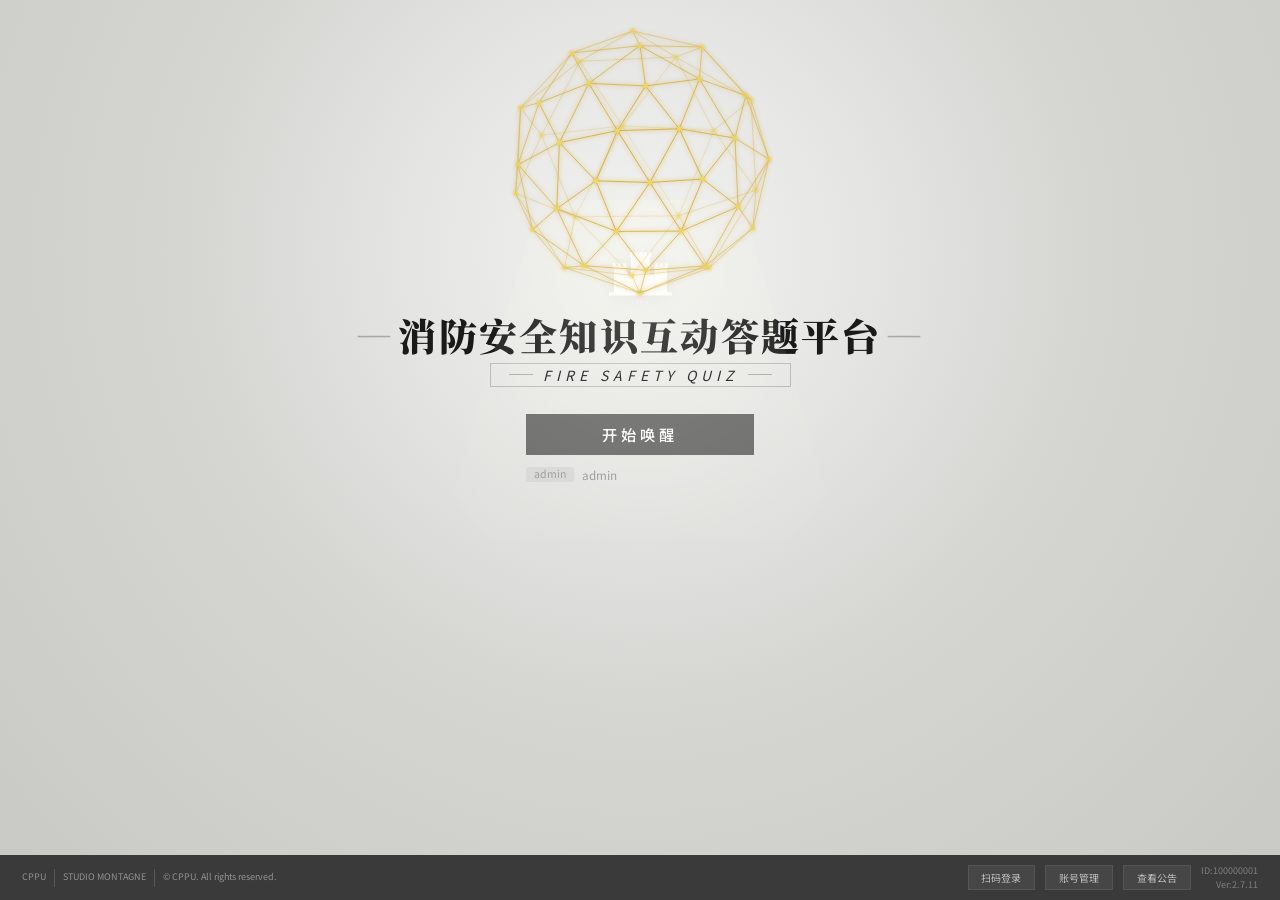
<file: index.html>
<!DOCTYPE html>
<html lang="zh-CN">
<head>
<meta charset="utf-8">
<title>消防安全知识互动答题平台</title>
<meta name="viewport" content="width=device-width,initial-scale=1,maximum-scale=1,user-scalable=0">
<script>window._loadStart=Date.now();</script>
<link rel="stylesheet" href="css/normalize.css?v=1.0">
<link rel="stylesheet" href="css/styles.css?v=1.0">
<style>
/* ═══ Arknights Opening V3 – Pure CSS/JS ═══ */
*,*::before,*::after{box-sizing:border-box}

/* ─── Loader ─── */
.loader-layer{position:fixed;inset:0;z-index:999;background:#000;overflow:hidden;font-family:'Noto Sans SC',sans-serif}
.loader-layer.outro{animation:fadeO .8s ease forwards}
@keyframes fadeO{to{opacity:0}}
#sphere-cv{position:absolute;inset:0;width:100%;height:100%;z-index:5;pointer-events:none}
#intro-flash{position:absolute;inset:0;background:#fff;opacity:0;z-index:100;pointer-events:none}

/* ─── Phase base ─── */
.ip{position:absolute;inset:0;display:flex;flex-direction:column;align-items:center;justify-content:center;opacity:0;pointer-events:none;z-index:2;transition:opacity .5s}
.ip.on{opacity:1;pointer-events:auto}

/* ─── Phase 1: Disclaimer ─── */
#p-disc{background:linear-gradient(135deg,#3a3a3a,#484848);transition:opacity .6s;padding:5vh 8vw}
.disc-crystal{position:absolute;left:6%;bottom:8%;width:130px;height:150px;background:linear-gradient(160deg,rgba(255,255,255,.04),rgba(255,255,255,.09));clip-path:polygon(50% 0%,90% 25%,90% 75%,50% 100%,10% 75%,10% 25%);opacity:.6}
.disc-logos{display:flex;align-items:center;gap:24px;margin-bottom:32px}
.disc-logo{text-align:center}
.disc-logo-icon{width:42px;height:42px;margin:0 auto 6px;border:1.5px solid rgba(255,255,255,.35);border-radius:3px;display:flex;align-items:center;justify-content:center;font-size:18px;color:rgba(255,255,255,.6)}
.disc-logo-name{font-size:14px;font-weight:700;color:rgba(255,255,255,.85)}
.disc-logo-sub{font-size:9px;letter-spacing:2px;color:rgba(255,255,255,.45);margin-top:2px}
.disc-sep{width:1px;height:46px;background:rgba(255,255,255,.2)}
.disc-text{font-size:12px;line-height:2;color:rgba(255,255,255,.65);max-width:620px;text-align:center;margin-top:6px}
.disc-text.sm{font-size:11px;color:rgba(255,255,255,.38);margin-top:14px}

/* ─── Phase 2: Title Card ─── */
#p-tc{transition:opacity .5s;overflow:hidden}
.tc-bg{position:absolute;inset:0;background:linear-gradient(to top,#3a4530 0%,#5a5a38 20%,#8a7a45 45%,#c09848 70%,#d8a850 85%,#e0b060 100%)}
.tc-bg::before{content:'';position:absolute;inset:0;background:radial-gradient(ellipse at 30% 65%,rgba(80,110,55,.5),transparent 55%),radial-gradient(ellipse at 75% 25%,rgba(200,160,80,.35),transparent 45%)}
.tc-bg::after{content:'';position:absolute;right:10%;top:5%;width:30%;height:60%;background:linear-gradient(160deg,rgba(180,200,210,.08),rgba(220,230,240,.12));clip-path:polygon(30% 0%,100% 15%,85% 100%,0% 80%);opacity:.6}
.tc-title{position:relative;z-index:2;font-family:'Noto Serif SC',serif;font-size:clamp(20px,3.6vw,44px);font-weight:900;color:#fff;letter-spacing:.08em;text-shadow:0 2px 30px rgba(0,0,0,.25)}
.tc-title::before,.tc-title::after{content:'—';font-weight:300;opacity:.45;margin:0 .15em}
.tc-sub{position:relative;z-index:2;border:1px solid rgba(255,255,255,.35);padding:4px 22px;margin-top:12px;display:flex;align-items:center;gap:12px}
.tc-sub-line{width:28px;height:1px;background:rgba(255,255,255,.45)}
.tc-sub-text{font-size:clamp(11px,1.4vw,16px);color:rgba(255,255,255,.9);letter-spacing:6px}

/* ─── Phase 3: Loading ─── */
#p-load{background:linear-gradient(145deg,#1a1015,#2a1818,#1a0c0c);transition:opacity .5s;justify-content:flex-start;padding:5vh 6vw}
.ld-top{width:100%;display:flex;justify-content:space-between;align-items:flex-start}
.ld-btn{font-size:12px;color:rgba(255,255,255,.45);border:1px solid rgba(255,255,255,.18);padding:3px 10px;margin-right:8px}
.ld-ver{font-size:10px;color:rgba(255,255,255,.3);margin-top:4px}
.ld-top-r{display:flex;align-items:center;gap:8px}
.ld-age{width:26px;height:26px;border:2px solid rgba(255,255,255,.4);border-radius:3px;display:flex;align-items:center;justify-content:center;font-size:13px;font-weight:700;color:rgba(255,255,255,.5)}
.ld-icp{font-size:9px;color:rgba(255,255,255,.25)}
.ld-mid{flex:1;display:flex;flex-direction:column;justify-content:center;width:100%;max-width:480px;margin-left:8vw}
.ld-h{font-family:'Noto Serif SC',serif;font-size:clamp(26px,3.8vw,44px);font-weight:900;color:#fff;margin-bottom:14px}
.ld-p{font-size:12px;line-height:1.9;color:rgba(255,255,255,.55);max-width:400px}
.ld-bot{width:100%;display:flex;justify-content:center;align-items:center;gap:10px}
.ld-spin{width:18px;height:18px;border:2px solid rgba(255,255,255,.12);border-top-color:rgba(255,255,255,.6);border-radius:50%;animation:spin .8s linear infinite}
.ld-st{font-size:12px;color:rgba(255,255,255,.4)}
.ld-pct{position:absolute;bottom:6vh;right:8vw;font-size:22px;font-weight:700;color:#a8c040}
@keyframes spin{to{transform:rotate(360deg)}}

/* ─── Phase 4: Login ─── */
#p-login{background:radial-gradient(ellipse at 50% 28%,#f2f2f0 0%,#e5e5e3 25%,#d5d5d2 50%,#c8c8c5 100%);transition:opacity 1s;justify-content:flex-start}
.lg-area{width:100%;height:30vh;min-height:120px;flex-shrink:0}
.lg-mid{display:flex;flex-direction:column;align-items:center;z-index:10;position:relative;margin-top:-2vh}
.lg-castle{color:rgba(255,255,255,.92);filter:drop-shadow(0 2px 8px rgba(0,0,0,.06));margin-bottom:2px}
.lg-castle svg{width:clamp(55px,7vh,90px);height:auto}
.lg-title{font-family:'Noto Serif SC',serif;font-size:clamp(18px,3.2vw,38px);font-weight:900;color:#1a1a1a;letter-spacing:.06em}
.lg-title::before,.lg-title::after{content:'—';font-weight:300;color:rgba(0,0,0,.25);margin:0 .08em}
.lg-sub{display:flex;align-items:center;gap:10px;border:1px solid rgba(0,0,0,.2);padding:3px 18px;margin-top:6px}
.lg-sub-line{width:24px;height:1px;background:rgba(0,0,0,.25)}
.lg-sub-text{font-size:clamp(10px,1.2vw,14px);color:#1a1a1a;letter-spacing:5px;font-style:italic}
.lg-fadeable{transition:opacity .5s}.lg-fadeable.hid{opacity:0;pointer-events:none}
.lg-btn{margin-top:clamp(18px,3vh,34px);padding:clamp(9px,1.3vh,14px) clamp(44px,7vw,76px);background:#6a6a6a;color:#fff;font-size:clamp(14px,1.7vh,19px);font-weight:500;border:none;cursor:pointer;letter-spacing:4px;transition:background .2s}
.lg-btn:hover{background:#7a7a7a}
.lg-player{margin-top:clamp(8px,1.4vh,14px);font-size:clamp(11px,1.3vh,14px);color:#999;display:flex;align-items:center;gap:8px}
.lg-player .tag{background:rgba(0,0,0,.05);padding:1px 8px;border-radius:2px;font-size:.9em}
.lg-bar{position:absolute;bottom:0;left:0;right:0;height:clamp(42px,5vh,56px);background:#3a3a3a;display:flex;align-items:center;justify-content:space-between;padding:0 clamp(12px,2vw,22px);z-index:10}
.lg-bar-l{display:flex;align-items:center;gap:8px;font-size:clamp(9px,1vh,12px);color:rgba(255,255,255,.45)}
.lg-bar-l .sep{width:1px;height:18px;background:rgba(255,255,255,.15)}
.lg-bar-l .copy{font-size:clamp(8px,.9vh,10px);color:rgba(255,255,255,.25)}
.lg-bar-r{display:flex;align-items:center;gap:clamp(6px,.8vw,12px)}
.lg-bar-btn{font-size:clamp(10px,1.1vh,13px);color:rgba(255,255,255,.65);background:rgba(255,255,255,.06);padding:clamp(4px,.6vh,7px) clamp(8px,1vw,14px);cursor:pointer;border:1px solid rgba(255,255,255,.08);transition:background .2s}
.lg-bar-btn:hover{background:rgba(255,255,255,.12)}
.lg-bar-id{font-size:clamp(9px,.95vh,11px);color:rgba(255,255,255,.35);text-align:right;line-height:1.5}

/* ─── Phase 5: Neural ─── */
#p-neural{background:radial-gradient(ellipse at 50% 42%,#1a1a1a,#080808);transition:opacity .3s}
.n-status{position:absolute;bottom:clamp(16vh,20vh,24vh);font-size:clamp(11px,1.3vh,15px);color:rgba(255,255,255,.4);letter-spacing:2px;z-index:10}
.n-bl{position:absolute;bottom:clamp(12px,2vh,22px);left:clamp(12px,2vw,22px);font-size:clamp(8px,.9vh,11px);color:rgba(255,255,255,.3);line-height:1.6;z-index:10}
.n-br{position:absolute;bottom:clamp(12px,2vh,22px);right:clamp(12px,2vw,22px);font-size:clamp(9px,1vh,12px);color:rgba(255,255,255,.35);text-align:right;line-height:1.6;z-index:10}
.n-dots{position:absolute;inset:0;z-index:1;overflow:hidden}
.n-dot{position:absolute;width:2px;height:2px;background:rgba(255,255,255,.3);border-radius:50%;animation:nF 10s linear infinite}
@keyframes nF{0%{transform:translate(0,0);opacity:0}8%{opacity:.5}90%{opacity:.15}100%{transform:translate(-70px,-45px);opacity:0}}

/* ─── Phase 6: RI Intro ─── */
#p-ri{transition:opacity .12s;overflow:hidden}
.ri-bg{position:absolute;inset:-20px;background:linear-gradient(145deg,#5a5044 0%,#6a6055 15%,#7a7065 30%,#8a806a 45%,#6a6050 60%,#5a5040 80%,#4a4035 100%);filter:blur(8px);animation:riBright 4s ease forwards}
.ri-bg::before{content:'';position:absolute;inset:0;background:radial-gradient(ellipse at 55% 45%,rgba(160,150,130,.25),transparent 60%),radial-gradient(ellipse at 30% 60%,rgba(100,90,70,.2),transparent 50%)}
.ri-bg::after{content:'';position:absolute;inset:0;background:rgba(0,0,0,.2)}
@keyframes riBright{0%{filter:blur(8px) brightness(.7)}100%{filter:blur(8px) brightness(1.15)}}
.ri-center{position:relative;z-index:3;display:flex;flex-direction:column;align-items:center;margin-top:-4vh}
.ri-tri{position:relative;width:clamp(160px,18vw,260px);overflow:visible}
.ri-tri svg{width:100%;height:auto}
.ri-label{font-size:clamp(12px,1.5vw,20px);font-weight:500;color:#fff;letter-spacing:clamp(6px,1.2vw,14px);margin-top:14px;text-shadow:0 1px 6px rgba(0,0,0,.3)}
.ri-scan{position:absolute;top:44%;left:6%;right:6%;height:1px;background:rgba(255,255,255,.18);z-index:4;display:flex;align-items:center;justify-content:space-between;padding:0 5%}
.ri-mk{width:5px;height:5px;background:rgba(255,255,255,.6);flex-shrink:0}
.ri-mk.y{background:#e8c43a}
.ri-cross{position:absolute;right:12%;top:35%;width:60px;height:60px;z-index:4}
.ri-cross::before,.ri-cross::after{content:'';position:absolute;background:rgba(255,255,255,.12)}
.ri-cross::before{width:100%;height:1px;top:50%}
.ri-cross::after{width:1px;height:100%;left:50%}
.ri-desc{position:absolute;bottom:11vh;z-index:4;font-size:clamp(12px,1.3vw,16px);color:rgba(255,255,255,.8);letter-spacing:1px;line-height:1.8;max-width:78%;text-align:center}
.ri-sweep{position:absolute;top:0;left:-6px;width:6px;height:100%;background:linear-gradient(to bottom,transparent,rgba(255,255,255,.05),transparent);animation:riSw 3.5s ease-in-out infinite;z-index:5}
@keyframes riSw{0%{left:-6px}100%{left:100%}}

/* ─── Account Modal ─── */
.acct-ov{position:absolute;inset:0;z-index:200;display:none;align-items:center;justify-content:center;background:rgba(0,0,0,.55);backdrop-filter:blur(3px)}
.acct-ov.show{display:flex}
.acct-box{background:#1c1c20;border:1px solid rgba(255,255,255,.07);width:min(400px,88vw);color:#fff}
.acct-hd{padding:14px 18px;border-bottom:1px solid rgba(255,255,255,.06);display:flex;justify-content:space-between;align-items:center}
.acct-hd h3{font-size:15px;font-weight:500;letter-spacing:2px;margin:0}
.acct-x{width:26px;height:26px;background:none;border:1px solid rgba(255,255,255,.12);color:#fff;font-size:14px;cursor:pointer;display:flex;align-items:center;justify-content:center}
.acct-x:hover{background:rgba(255,255,255,.06)}
.acct-tabs{display:flex;border-bottom:1px solid rgba(255,255,255,.06)}
.acct-tab{flex:1;padding:9px;text-align:center;font-size:12px;color:rgba(255,255,255,.35);cursor:pointer;border-bottom:2px solid transparent;transition:all .2s}
.acct-tab.act{color:#fff;border-bottom-color:#00b4d8}
.acct-bd{padding:18px}
.acct-f{margin-bottom:12px}
.acct-f label{display:block;font-size:10px;color:rgba(255,255,255,.35);margin-bottom:3px;letter-spacing:1px}
.acct-f input{width:100%;padding:9px 10px;background:rgba(255,255,255,.04);border:1px solid rgba(255,255,255,.08);color:#fff;font-size:13px;outline:none}
.acct-f input:focus{border-color:rgba(0,180,216,.4)}
.acct-go{width:100%;padding:11px;background:#00b4d8;color:#fff;border:none;font-size:13px;cursor:pointer;letter-spacing:2px;margin-top:6px}
.acct-go:hover{background:#0096b4}
.acct-li{list-style:none;padding:0;margin:0}
.acct-it{display:flex;align-items:center;justify-content:space-between;padding:10px;border:1px solid rgba(255,255,255,.05);margin-bottom:6px;cursor:pointer;transition:background .2s}
.acct-it:hover{background:rgba(255,255,255,.03)}
.acct-it.cur{border-color:rgba(0,180,216,.25);background:rgba(0,180,216,.04)}
.acct-it-n{font-size:13px}.acct-it-id{font-size:10px;color:rgba(255,255,255,.35)}
.acct-badge{font-size:9px;color:#00b4d8;border:1px solid rgba(0,180,216,.25);padding:2px 5px}
.acct-empty{font-size:11px;color:rgba(255,255,255,.25);text-align:center;padding:18px 0}

/* ─── Main UI entrance ─── */
.main-hide header,.main-hide .view-box{opacity:0}
.main-show header{animation:uiIn .8s .1s ease both}
.main-show .view-box{animation:uiIn .8s .3s ease both}
@keyframes uiIn{from{opacity:0;transform:translateX(30px)}to{opacity:1;transform:translateX(0)}}
</style>
</head>

<body class="main-hide">
<div class="loader-layer" id="loader-layer">
<canvas id="sphere-cv"></canvas>
<div id="intro-flash"></div>

<!-- Phase 1: Disclaimer -->
<div class="ip" id="p-disc">
	<div class="disc-crystal"></div>
	<div class="disc-logos">
		<div class="disc-logo"><div class="disc-logo-icon">C</div><div class="disc-logo-name">CPPU</div><div class="disc-logo-sub">CPPU</div></div>
		<div class="disc-sep"></div>
		<div class="disc-logo"><div class="disc-logo-icon">▲</div><div class="disc-logo-name">STUDIO MONTAGNE</div></div>
	</div>
	<p class="disc-text">本游戏的时间、地点、人物、事件、故事及其他内容均为虚构，与真实人物或时间无关。如有雷同，纯属巧合。</p>
	<p class="disc-text sm">有极少数的人在观看一些视觉影像时可能会突然癫痫发作，这些影响包括电玩游戏中出现的闪光或图形。即使过去没有癫痫或癫痫发作病史的人也可能存在尚未被诊断的潜在隐患。</p>
</div>

<!-- Phase 2: Title Card -->
<div class="ip" id="p-tc">
	<div class="tc-bg"></div>
	<div class="tc-title">消防安全知识互动答题平台</div>
	<div class="tc-sub"><span class="tc-sub-line"></span><span class="tc-sub-text">FIRE SAFETY QUIZ</span><span class="tc-sub-line"></span></div>
</div>

<!-- Phase 3: Loading -->
<div class="ip" id="p-load">
	<div class="ld-top">
		<div><span class="ld-btn">清除缓存</span><span class="ld-btn">网络检测</span><div class="ld-ver">Ver:2.7.11</div></div>
		<div class="ld-top-r"><span class="ld-icp">沪ICP备17022476号-8A</span><div class="ld-age">12+</div></div>
	</div>
	<div class="ld-mid"><div class="ld-h">CPPU</div><p class="ld-p">中国人民警察大学，学校注册地址位于北京市门头沟区潭柘寺镇朱砂岭街9号院。该校是中华人民共和国公安部直属全日制普通高等学校，自称为“世界一流警察大学”。</p></div>
	<div class="ld-bot"><div class="ld-spin"></div><span class="ld-st">正在检查资源完整性，不消耗流量…</span></div>
	<div class="ld-pct" id="ld-pct">0%</div>
</div>

<!-- Phase 4: Login -->
<div class="ip" id="p-login">
	<div class="lg-area"></div>
	<div class="lg-mid">
		<div class="lg-castle"><svg viewBox="0 0 100 90" fill="currentColor"><rect x="35" y="4" width="30" height="62"/><rect x="33" y="0" width="5" height="8"/><rect x="41" y="0" width="5" height="8"/><rect x="48" y="0" width="5" height="8"/><rect x="55" y="0" width="5" height="8"/><rect x="62" y="0" width="5" height="8"/><rect x="8" y="22" width="20" height="44"/><rect x="6" y="18" width="5" height="8"/><rect x="14" y="18" width="5" height="8"/><rect x="22" y="18" width="5" height="8"/><rect x="72" y="22" width="20" height="44"/><rect x="73" y="18" width="5" height="8"/><rect x="81" y="18" width="5" height="8"/><rect x="89" y="18" width="5" height="8"/><rect x="28" y="36" width="7" height="30"/><rect x="65" y="36" width="7" height="30"/><rect x="0" y="64" width="100" height="5"/><path d="M43 66 Q50 54 57 66 Z" fill="rgba(0,0,0,.15)"/><text x="50" y="82" font-size="7" text-anchor="middle" letter-spacing="3" fill="currentColor" style="font-family:'Noto Sans SC',sans-serif;font-weight:500;opacity:.5">CPPU</text></svg></div>
		<div class="lg-title">消防安全知识互动答题平台</div>
		<div class="lg-sub"><span class="lg-sub-line"></span><span class="lg-sub-text">FIRE SAFETY QUIZ</span><span class="lg-sub-line"></span></div>
		<div class="lg-fadeable" id="lg-fade">
			<button class="lg-btn" id="btn-awaken">开始唤醒</button>
			<div class="lg-player"><span class="tag">admin</span><span id="acct-disp">198****8849</span></div>
		</div>
	</div>
	<div class="lg-bar lg-fadeable" id="lg-bar-fade">
		<div class="lg-bar-l"><span>CPPU</span><div class="sep"></div><span>STUDIO MONTAGNE</span><div class="sep"></div><span>© CPPU. All rights reserved.</span></div>
		<div class="lg-bar-r">
			<span class="lg-bar-btn" id="btn-qr">扫码登录</span>
			<span class="lg-bar-btn" id="btn-acct">账号管理</span>
			<span class="lg-bar-btn" id="btn-notice">查看公告</span>
			<div class="lg-bar-id">ID:<span id="acct-id">499810528</span><br>Ver:2.7.11</div>
		</div>
	</div>
	<div class="acct-ov" id="acct-ov">
		<div class="acct-box">
			<div class="acct-hd"><h3>账号管理</h3><button class="acct-x" id="acct-x">✕</button></div>
			<div class="acct-tabs"><div class="acct-tab act" data-t="login">登录</div><div class="acct-tab" data-t="reg">注册</div><div class="acct-tab" data-t="sw">切换账号</div></div>
			<div class="acct-bd">
				<div id="tab-login"><div class="acct-f"><label>手机号 / 邮箱</label><input id="inp-phone" placeholder="请输入手机号或邮箱"></div><div class="acct-f"><label>密码</label><input id="inp-pass" type="password" placeholder="请输入密码"></div><button class="acct-go" id="do-login">登 录</button></div>
				<div id="tab-reg" style="display:none"><div class="acct-f"><label>手机号</label><input id="inp-rph" placeholder="请输入手机号"></div><div class="acct-f"><label>设置密码</label><input id="inp-rp1" type="password" placeholder="6-20位密码"></div><div class="acct-f"><label>确认密码</label><input id="inp-rp2" type="password" placeholder="再次输入密码"></div><button class="acct-go" id="do-reg">注 册</button></div>
				<div id="tab-sw" style="display:none"><ul class="acct-li" id="acct-li"></ul><p class="acct-empty" id="acct-mt">暂无其他账号</p></div>
			</div>
		</div>
	</div>
</div>

<!-- Phase 5: Neural -->
<div class="ip" id="p-neural">
	<div class="n-dots" id="n-dots"></div>
	<div class="n-status">正在尝试与C-P-P-U™取得神经连接</div>
	<div class="n-bl">CPPU | STUDIO MONTAGNE<br>© CPPU. All rights reserved.</div>
	<div class="n-br">ID:499810528<br>Ver:2.7.11</div>
</div>

<!-- Phase 6: RI Intro -->
<div class="ip" id="p-ri">
	<div class="ri-bg"></div>
	<div class="ri-sweep"></div>
	<div class="ri-center">
		<div class="ri-tri"><img src="image.png" alt="CPPU" style="width:100%;height:auto;object-fit:contain;filter:drop-shadow(0 2px 12px rgba(0,0,0,.4))"></div>
		<div class="ri-label">CPPU</div>
	</div>
	<div class="ri-scan"><div class="ri-mk"></div><div class="ri-mk"></div><div class="ri-mk"></div><div class="ri-mk"></div><div class="ri-mk"></div><div class="ri-mk y"></div></div>
	<div class="ri-cross"></div>
	<div class="ri-desc">CPPU--世界一流</div>
</div>
</div>

<!-- Main UI (unchanged) -->
<header><div class="level-box-container"><div class="level-box" id="level-box-adapter"><div class="level-logo"></div><div class="user-level"><div class="level-chart"><div class="chart-bg" id="chart-bg"></div><div class="chart-pr" id="chart-pr"></div><div class="level-num" id="level-num">1</div></div></div><div class="user-info"><div class="name" id="ui-name">admin</div><div class="id" id="ui-id">ID: 100000001</div></div></div></div></header>
<div id="view-box" class="view-box"><div id="mark" class="mark" data-pointer-events="true"><div id="bg-layer" class="layer" data-depth="0.0"><img id="bg-img" class="cover" src="img/UI_HOME_FRONT_BKG.png"></div><div id="char-arts-layer" class="layer" data-depth="0.01"><div class="char perspective box"><img src="img/shaw.png"></div></div><div id="left-menu-layer" class="layer" data-depth="0.2"><div class="left menu box"><div class="container" id="left-mune-adapter"><div class="top"><div class="dialog"><span id="dialog-text">加载中…</span></div></div><div class="bottom"><div class="left"><div class="activity-img"></div></div><div class="right"><div class="pos-1"><div class="friends"><div class="icon"></div><div class="text">好友</div></div></div><div class="pos-2"><div class="information"><div class="icon"></div><div class="text">API</div></div></div></div></div></div></div></div><div id="right-menu-layer" class="layer" data-depth="0.2"><div class="right menu box"><div class="popup" id="right-mune-popup-adapter"></div><div class="container" id="right-mune-adapter"><div class="pos-1"><div class="top"><div class="line-left"></div><div class="battery"></div><div class="time" id="time">2019/06/05 22:33</div><div class="line-right"></div></div><div class="bottom"><div class="bg"></div><div class="status"><div class="item money"><div class="icon"></div><div class="amount">1000</div></div><div class="item jasper"><div class="icon"></div><div class="amount">1000</div><div class="more"></div></div><div class="item stone"><div class="icon"></div><div class="amount">1000</div><div class="more"></div></div></div></div></div><div class="pos-2"><div class="intellect"><div class="icon"></div><div class="content"><div class="figure"><div class="value" id="q-current">0</div><div class="total" id="q-total">总数/100</div></div><div class="battle"><div class="text">答题</div><div class="current">当前</div><div class="level" id="q-status">点击开始答题</div></div></div></div></div><div class="pos-3"><div class="team"><div class="icon"></div><div class="text">智能问答</div></div><div class="member"><div class="icon"></div><div class="text">知识学习</div><div class="desc">消防知识</div></div><div class="blank"></div></div><div class="pos-4"><div class="shop"><div class="icon"></div><div class="text">采购中心</div></div><div class="gamble"><div class="top"><div class="icon"></div><div class="text">题库相关</div></div><div class="bottom"><div class="left"><div class="icon"></div><div class="text">随机抽题</div></div><div class="right"><div class="icon"></div><div class="text">题库浏览</div></div></div></div></div><div class="pos-5"><div class="task"><div class="icon"></div><div class="text">任务</div></div><div class="infrastructure"><div class="icon"></div><div class="text">基建</div><div class="beta"></div></div><div class="warehouse"><div class="icon"></div><div class="text">错题本</div></div></div></div></div></div><canvas id="canvas-dust"></canvas></div></div>

<script>
(function(){
'use strict';

/* ═══ Geodesic Sphere (1-subdivision icosphere: 42 verts, 120 edges) ═══ */
function Geo(sub){
	var phi=(1+Math.sqrt(5))/2,V=[];
	[[-1,phi,0],[1,phi,0],[-1,-phi,0],[1,-phi,0],[0,-1,phi],[0,1,phi],[0,-1,-phi],[0,1,-phi],[phi,0,-1],[phi,0,1],[-phi,0,-1],[-phi,0,1]].forEach(function(v){var l=Math.sqrt(v[0]*v[0]+v[1]*v[1]+v[2]*v[2]);V.push([v[0]/l,v[1]/l,v[2]/l]);});
	this.v=V;this.f=[[0,11,5],[0,5,1],[0,1,7],[0,7,10],[0,10,11],[1,5,9],[5,11,4],[11,10,2],[10,7,6],[7,1,8],[3,9,4],[3,4,2],[3,2,6],[3,6,8],[3,8,9],[4,9,5],[2,4,11],[6,2,10],[8,6,7],[9,8,1]];
	for(var s=0;s<(sub||1);s++)this._s();this._e();
}
Geo.prototype._s=function(){var c={},v=this.v,nf=[];function m(a,b){var k=Math.min(a,b)+'_'+Math.max(a,b);if(c[k]!=null)return c[k];var A=v[a],B=v[b],M=[(A[0]+B[0])/2,(A[1]+B[1])/2,(A[2]+B[2])/2],l=Math.sqrt(M[0]*M[0]+M[1]*M[1]+M[2]*M[2]);M[0]/=l;M[1]/=l;M[2]/=l;v.push(M);return(c[k]=v.length-1);}for(var i=0;i<this.f.length;i++){var f=this.f[i],ab=m(f[0],f[1]),bc=m(f[1],f[2]),ca=m(f[2],f[0]);nf.push([f[0],ab,ca],[f[1],bc,ab],[f[2],ca,bc],[ab,bc,ca]);}this.f=nf;};
Geo.prototype._e=function(){var s={},E=[];for(var i=0;i<this.f.length;i++){var f=this.f[i],p=[[f[0],f[1]],[f[1],f[2]],[f[2],f[0]]];for(var j=0;j<3;j++){var k=Math.min(p[j][0],p[j][1])+'_'+Math.max(p[j][0],p[j][1]);if(!s[k]){s[k]=1;E.push(p[j]);}}}this.edges=E;};

/* Project all vertices, returns [{x,y,z,s}] */
Geo.prototype.proj=function(cx,cy,rad,rY,rX){
	var cY=Math.cos(rY),sY=Math.sin(rY),cX=Math.cos(rX),sX=Math.sin(rX),P=[],D=3.5;
	for(var i=0;i<this.v.length;i++){var v=this.v[i],x1=v[0]*cY+v[2]*sY,y1=v[1],z1=-v[0]*sY+v[2]*cY,y2=y1*cX-z1*sX,z2=y1*sX+z1*cX,sc=D/(D+z2);P.push({x:cx+x1*rad*sc,y:cy+y2*rad*sc,z:z2,s:sc});}
	return P;
};

/* Draw edges with depth-based opacity + glow */
function drawEdges(ctx,geo,P,filter,lw,blur){
	ctx.save();
	ctx.shadowColor='#D4AA30';ctx.shadowBlur=blur||5;ctx.lineWidth=lw||1.2;
	for(var i=0;i<geo.edges.length;i++){
		var e=geo.edges[i],pa=P[e[0]],pb=P[e[1]],az=(pa.z+pb.z)/2;
		if(filter&&!filter(az))continue;
		var a=.15+.75*((1+az)/2);
		ctx.strokeStyle='rgba(212,170,48,'+a.toFixed(3)+')';
		ctx.beginPath();ctx.moveTo(pa.x,pa.y);ctx.lineTo(pb.x,pb.y);ctx.stroke();
	}
	ctx.restore();
}

/* Draw vertex dots with glow */
function drawVerts(ctx,P,dr,blur){
	ctx.save();ctx.shadowColor='#E8C84A';ctx.shadowBlur=blur||4;
	for(var i=0;i<P.length;i++){
		var p=P[i],a=.2+.8*((1+p.z)/2),r=dr*(.4+.6*p.s);
		ctx.fillStyle='rgba(240,216,96,'+a.toFixed(3)+')';
		ctx.beginPath();ctx.arc(p.x,p.y,r,0,Math.PI*2);ctx.fill();
	}
	ctx.restore();
}

/* Draw light cone below sphere (login screen) */
function drawGlow(ctx,cx,cy,rad){
	ctx.save();
	var g=ctx.createRadialGradient(cx,cy+rad*.5,rad*.1,cx,cy+rad*1.8,rad*2.2);
	g.addColorStop(0,'rgba(255,254,240,.28)');g.addColorStop(.4,'rgba(255,254,240,.1)');g.addColorStop(1,'rgba(255,254,240,0)');
	ctx.fillStyle=g;ctx.beginPath();ctx.moveTo(cx-rad*.8,cy+rad*.3);ctx.lineTo(cx+rad*.8,cy+rad*.3);ctx.lineTo(cx+rad*1.6,cy+rad*3);ctx.lineTo(cx-rad*1.6,cy+rad*3);ctx.closePath();ctx.fill();
	ctx.restore();
}

/* Draw simplified castle ghost for neural card background */
function drawCastleGhost(ctx,cx,cy,size,alpha){
	ctx.save();ctx.globalAlpha=alpha;ctx.fillStyle='#888';
	var s=size/70,ox=cx-35*s,oy=cy-25*s;
	ctx.fillRect(ox+25*s,oy,20*s,45*s);
	ctx.fillRect(ox+5*s,oy+15*s,14*s,30*s);ctx.fillRect(ox+51*s,oy+15*s,14*s,30*s);
	ctx.fillRect(ox+19*s,oy+25*s,6*s,20*s);ctx.fillRect(ox+45*s,oy+25*s,6*s,20*s);
	ctx.fillRect(ox,oy+44*s,70*s,4*s);
	ctx.restore();
}

/* ═══ State ═══ */
var cv,ctx,geo,flashEl,loaderEl;
var ph={},rotY=0,lastT=0,nPct=0,phase='',stopped=false;
var TILT_X=-0.21; // ~12 degrees fixed tilt
var ROT_SPEED=0.314; // ~18 deg/s in radians

var progSteps=[{t:0,p:0},{t:300,p:5},{t:600,p:15},{t:1000,p:30},{t:1500,p:50},{t:2000,p:65},{t:2800,p:75},{t:3500,p:85},{t:4200,p:95},{t:5000,p:100}];
var nStart=0;

function $(id){return document.getElementById(id);}
function show(id){if(ph[id])ph[id].classList.add('on');}
function hide(id){if(ph[id])ph[id].classList.remove('on');}
function lerp(a,b,t){return a+(b-a)*Math.max(0,Math.min(1,t));}
function lerpP(el){for(var i=0;i<progSteps.length-1;i++){var a=progSteps[i],b=progSteps[i+1];if(el>=a.t&&el<=b.t)return lerp(a.p,b.p,(el-a.t)/(b.t-a.t));}return el<0?0:100;}

function resizeCv(){var d=window.devicePixelRatio||1;cv.width=innerWidth*d;cv.height=innerHeight*d;cv.style.width=innerWidth+'px';cv.style.height=innerHeight+'px';ctx.setTransform(d,0,0,d,0,0);}

/* ═══ Render Loop ═══ */
function render(now){
	if(stopped)return;requestAnimationFrame(render);
	if(!now)now=performance.now();
	var dt=lastT?(now-lastT)/1000:.016;lastT=now;if(dt>.1)dt=.016;
	var w=innerWidth,h=innerHeight;ctx.clearRect(0,0,w,h);
	rotY+=ROT_SPEED*dt;

	if(phase==='login'){
		var cx=w/2,cy=h*.18,r=Math.min(w,h)*.14;
		drawGlow(ctx,cx,cy,r);
		var P=geo.proj(cx,cy,r,rotY,TILT_X);
		drawEdges(ctx,geo,P,null,1.0,4);
		drawVerts(ctx,P,2.5,3);
	}

	if(phase==='neural'){
		var cx=w/2,cy=h*.42,r=Math.min(w,h)*.26;
		var P=geo.proj(cx,cy,r,rotY,TILT_X);

		/* Back edges (z < 0) */
		drawEdges(ctx,geo,P,function(z){return z<0;},1.4,5);

		/* Card */
		var cw=r*.56,ch=r*.8,cardX=cx-cw/2,cardY=cy-ch/2-r*.05;
		ctx.save();ctx.shadowBlur=0;
		ctx.fillStyle='rgba(130,130,130,.07)';ctx.fillRect(cardX,cardY,cw,ch);
		ctx.strokeStyle='rgba(255,255,255,.1)';ctx.lineWidth=1;ctx.strokeRect(cardX,cardY,cw,ch);
		drawCastleGhost(ctx,cx,cardY+ch*.3,cw*.55,.1);
		ctx.textAlign='center';ctx.textBaseline='middle';
		ctx.fillStyle='rgba(255,255,255,.3)';ctx.font=Math.round(ch*.07)+'px "Noto Sans SC",sans-serif';
		ctx.fillText('联际区',cx,cardY+ch*.15);
		ctx.fillStyle='#fff';ctx.font='bold '+Math.round(ch*.16)+'px "Noto Serif SC",serif';
		ctx.fillText('泰拉',cx,cardY+ch*.32);
		ctx.font='900 '+Math.round(ch*.28)+'px "Noto Sans SC",sans-serif';
		ctx.fillText('#0',cx,cardY+ch*.58);
		if(nPct>=99){ctx.fillStyle='#D4AA30';ctx.font=Math.round(ch*.09)+'px "Noto Sans SC",sans-serif';ctx.fillText('100%',cx,cardY+ch*.75);}
		else if(nPct>80){ctx.fillStyle='#D4AA30';ctx.font=Math.round(ch*.09)+'px "Noto Sans SC",sans-serif';ctx.fillText(Math.round(nPct)+'%',cx,cardY+ch*.75);}
		ctx.restore();

		/* Front edges (z >= 0) */
		drawEdges(ctx,geo,P,function(z){return z>=0;},1.4,5);
		drawVerts(ctx,P,2.8,4);

		/* Progress lines (from screen edges inward) */
		if(nPct>0){
			var lineY=h*.51;
			ctx.save();ctx.shadowColor='#D4AA30';ctx.shadowBlur=3;ctx.strokeStyle='#D4AA30';ctx.lineWidth=2;
			if(nPct>=99){
				ctx.beginPath();ctx.moveTo(0,lineY);ctx.lineTo(w,lineY);ctx.stroke();
			}else{
				var prog=nPct/100,lEnd=w/2*prog,rStart=w-w/2*prog;
				ctx.beginPath();ctx.moveTo(0,lineY);ctx.lineTo(lEnd,lineY);ctx.stroke();
				ctx.beginPath();ctx.moveTo(w,lineY);ctx.lineTo(rStart,lineY);ctx.stroke();
				ctx.shadowBlur=0;ctx.fillStyle='#D4AA30';ctx.font=Math.max(11,h*.013)+'px "Noto Sans SC",sans-serif';
				var txt=Math.round(nPct)+'%';
				ctx.textAlign='left';ctx.fillText(txt,lEnd+8,lineY-10);
				ctx.textAlign='right';ctx.fillText(txt,rStart-8,lineY-10);
			}
			ctx.restore();
		}
	}
}

/* ═══ Account System ═══ */
var Acct={
	K:'ak_acc',C:'ak_cur',
	_def:function(o){
		if(o.level===undefined)o.level=1;
		if(o.exp===undefined)o.exp=0;
		if(o.quizAnswers===undefined)o.quizAnswers=[];
		if(o.quizRight===undefined)o.quizRight=0;
		if(o.quizWrong===undefined)o.quizWrong=0;
		if(o.wrongList===undefined)o.wrongList=[];
		if(o.nm===undefined)o.nm='admin';
		return o;
	},
	init:function(){
		if(!localStorage.getItem(this.K)){
			localStorage.setItem(this.K,JSON.stringify([this._def({ph:'admin',nm:'admin',id:'100000001',_p:'admin123'})]));
			localStorage.setItem(this.C,'0');
		}else{
			var a=this.all();var changed=false;
			for(var i=0;i<a.length;i++){
				var before=JSON.stringify(a[i]);
				this._def(a[i]);
				if(a[i].nm==='玩家')a[i].nm='admin';
				if(a[i].ph==='玩家')a[i].ph='admin';
				if(JSON.stringify(a[i])!==before)changed=true;
			}
			if(changed)localStorage.setItem(this.K,JSON.stringify(a));
		}
	},
	all:function(){try{return JSON.parse(localStorage.getItem(this.K))||[];}catch(e){return[];}},
	curIdx:function(){return parseInt(localStorage.getItem(this.C)||'0');},
	cur:function(){var a=this.all(),i=this.curIdx();var o=a[i]||a[0]||{ph:'—',nm:'admin',id:'000'};return this._def(o);},
	set:function(i){localStorage.setItem(this.C,String(i));},
	save:function(data){var a=this.all(),i=this.curIdx();if(a[i]){for(var k in data)a[i][k]=data[k];localStorage.setItem(this.K,JSON.stringify(a));}},
	expForLevel:function(lv){return lv*100;},
	addExp:function(amount){
		var c=this.cur(),gained=amount,lvUp=false;
		c.exp+=amount;
		while(c.exp>=this.expForLevel(c.level)){c.exp-=this.expForLevel(c.level);c.level++;lvUp=true;}
		this.save({exp:c.exp,level:c.level});
		return{level:c.level,exp:c.exp,levelUp:lvUp};
	},
	add:function(phone,pw){var a=this.all(),mk=phone.substring(0,3)+'****'+phone.substring(phone.length-4),id=String(100000000+Math.floor(Math.random()*899999999));var o=this._def({ph:mk,nm:phone.substring(0,6),id:id,_p:pw});a.push(o);localStorage.setItem(this.K,JSON.stringify(a));this.set(a.length-1);return o;},
	login:function(ph,pw){var a=this.all();for(var i=0;i<a.length;i++)if(a[i]._p===pw){this.set(i);return a[i];}return null;}
};

function refreshUI(){
	var c=Acct.cur();
	var d=$('acct-disp'),aid=$('acct-id');
	if(d)d.textContent=c.ph;
	if(aid)aid.textContent=c.id;
	var uname=$('ui-name'),uid=$('ui-id'),lnum=$('level-num');
	if(uname)uname.textContent=c.nm;
	if(uid)uid.textContent='ID: '+c.id;
	if(lnum)lnum.textContent=c.level;
	var needed=Acct.expForLevel(c.level),pct=needed>0?c.exp/needed:0;
	var ring=$('chart-pr');
	if(ring)ring.style.setProperty('--progress',pct);
	var qc=$('q-current'),qt=$('q-total'),qs=$('q-status');
	if(qc)qc.textContent=c.quizRight+c.quizWrong;
	if(qt)qt.textContent='总数/100';
	if(qs)qs.textContent=(c.quizRight+c.quizWrong)>0?'已完成 '+(c.quizRight+c.quizWrong)+' 题':'点击开始答题';
}

function setupAcct(){
	var ov=$('acct-ov');
	$('btn-acct').onclick=function(){ov.classList.add('show');showTab('login');};
	$('acct-x').onclick=function(){ov.classList.remove('show');};
	ov.addEventListener('click',function(e){if(e.target===ov)ov.classList.remove('show');});
	var tabs=document.querySelectorAll('.acct-tab');
	tabs.forEach(function(t){t.onclick=function(){showTab(t.dataset.t);};});
	function showTab(n){tabs.forEach(function(t){t.classList.toggle('act',t.dataset.t===n);});$('tab-login').style.display=n==='login'?'':'none';$('tab-reg').style.display=n==='reg'?'':'none';$('tab-sw').style.display=n==='sw'?'':'none';if(n==='sw')renderList();}
	function renderList(){var ul=$('acct-li'),mt=$('acct-mt'),a=Acct.all(),ci=parseInt(localStorage.getItem(Acct.C)||'0');ul.innerHTML='';if(!a.length){mt.style.display='';return;}mt.style.display='none';a.forEach(function(ac,i){var li=document.createElement('li');li.className='acct-it'+(i===ci?' cur':'');li.innerHTML='<div><div class="acct-it-n">'+ac.nm+' ('+ac.ph+')</div><div class="acct-it-id">ID: '+ac.id+'</div></div>'+(i===ci?'<span class="acct-badge">当前</span>':'');li.onclick=function(){Acct.set(i);refreshUI();ov.classList.remove('show');};ul.appendChild(li);});}
	$('do-login').onclick=function(){var p=$('inp-phone').value.trim(),pw=$('inp-pass').value;if(!p||!pw){alert('请输入手机号和密码');return;}var r=Acct.login(p,pw);if(!r)r=Acct.add(p,pw);refreshUI();ov.classList.remove('show');};
	$('do-reg').onclick=function(){var p=$('inp-rph').value.trim(),w1=$('inp-rp1').value,w2=$('inp-rp2').value;if(!p||p.length<11){alert('请输入有效手机号');return;}if(!w1||w1.length<6){alert('密码至少6位');return;}if(w1!==w2){alert('两次密码不一致');return;}Acct.add(p,w1);refreshUI();ov.classList.remove('show');};
	$('btn-qr').onclick=function(){alert('扫码登录功能暂未开放');};
	$('btn-notice').onclick=function(){alert('暂无新公告');};
}

/* ═══ Timeline ═══ */
function autoPhases(){
	setTimeout(function(){show('p-disc');},100);
	setTimeout(function(){hide('p-disc');},1100);
	setTimeout(function(){show('p-tc');},1200);
	setTimeout(function(){hide('p-tc');},2200);
	setTimeout(function(){show('p-load');simLoad();},2300);
	setTimeout(function(){hide('p-load');},3800);
	setTimeout(function(){show('p-login');phase='login';refreshUI();},4000);
}

function simLoad(){var s=Date.now(),d=1300,el=$('ld-pct');(function t(){var e=Date.now()-s,p=Math.min(99,Math.round(e/d*100));if(el)el.textContent=p+'%';if(e<d)requestAnimationFrame(t);})();}

function triggerAwaken(){
	$('lg-fade').classList.add('hid');$('lg-bar-fade').classList.add('hid');
	setTimeout(function(){flashEl.style.transition='opacity .2s';flashEl.style.opacity='1';},400);
	setTimeout(function(){
		phase='neural';ph['p-login'].style.transition='opacity 0s';hide('p-login');show('p-neural');
		loaderEl.style.background='#080808';flashEl.style.transition='opacity .5s';flashEl.style.opacity='0';
		nStart=Date.now();runProg();
	},600);
	setTimeout(function(){hide('p-neural');phase='';},5600);
	setTimeout(function(){show('p-ri');},5800);
	setTimeout(function(){hide('p-ri');},8800);
	setTimeout(function(){finish();},9000);
}

function runProg(){(function t(){if(stopped)return;var el=Date.now()-nStart;nPct=lerpP(el);if(nPct<100)requestAnimationFrame(t);})();}

function finish(){
	function go(){document.body.classList.remove('main-hide');document.body.classList.add('main-show');loaderEl.classList.add('outro');setTimeout(function(){loaderEl.style.display='none';stopped=true;},900);try{sessionStorage.setItem('intro_done','1');}catch(e){}}
	if(window._pageReady)go();else{var c=setInterval(function(){if(window._pageReady){clearInterval(c);go();}},100);}
}

function skipIntro(){
	stopped=true;phase='';
	loaderEl.style.transition='none';loaderEl.style.display='none';
	document.body.classList.remove('main-hide');document.body.classList.add('main-show');
}

/* ═══ Init ═══ */
document.addEventListener('DOMContentLoaded',function(){
	cv=$('sphere-cv');ctx=cv.getContext('2d');flashEl=$('intro-flash');loaderEl=$('loader-layer');
	ph={'p-disc':$('p-disc'),'p-tc':$('p-tc'),'p-load':$('p-load'),'p-login':$('p-login'),'p-neural':$('p-neural'),'p-ri':$('p-ri')};
	geo=new Geo(1);Acct.init();resizeCv();
	addEventListener('resize',resizeCv);
	var nd=$('n-dots');for(var i=0;i<30;i++){var d=document.createElement('div');d.className='n-dot';d.style.left=Math.random()*100+'%';d.style.top=Math.random()*100+'%';d.style.animationDelay=Math.random()*10+'s';d.style.animationDuration=(6+Math.random()*8)+'s';nd.appendChild(d);}
	$('btn-awaken').onclick=triggerAwaken;
	setupAcct();
	try{if(sessionStorage.getItem('intro_done')==='1'){skipIntro();refreshUI();return;}}catch(e){}
	render();autoPhases();
});
})();
</script>

<script src="js/src/arknights.js"></script>
<script src="js/src/jquery.3.3.1.min.js?v=1.0"></script>
<script src="js/src/jquery.pjax.js?v=1.0"></script>
<script src="js/src/GYST.js?v=1.0"></script>
<script src="js/src/parallax.3.1.0.min.js?v=1.0"></script>
<script src="js/scripts.js?v=1.1"></script>
<script>
document.addEventListener('DOMContentLoaded',function(){
	try{Acct.init();refreshUI();}catch(e){}

	var dialogLines=[
		'为大家科普消防知识也是我职责的一部分，就先从您开始吧。',
		'过道内严禁烟火，请各位不要在走道吸烟，谢谢配合！',
		'为了安全起见，正在为您确认逃生路线和消防设备，请稍等片刻！',
		'根据消防守则，你这是违禁行为！'
	];
	var dt=document.getElementById('dialog-text');
	if(dt)dt.textContent=dialogLines[Math.floor(Math.random()*dialogLines.length)];

	function bindNav(selector,url){
		var el=document.querySelector(selector);
		if(el){el.style.cursor='pointer';el.onclick=function(){location.href=url;};}
	}
	bindNav('.intellect','quiz.html');
	bindNav('.team','ai-chat.html');
	bindNav('.information','api.html');
	bindNav('.gamble .bottom .left','quiz.html?mode=random');
	bindNav('.gamble .bottom .right','browse.html');
	bindNav('.pos-5 .warehouse','wrongbook.html');
	bindNav('.pos-3 .member','learn.html');

	var battleEl=document.querySelector('.battle');
	if(battleEl){battleEl.style.cursor='pointer';battleEl.onclick=function(){location.href='quiz.html';};}
});
</script>
</body>
</html>
</file>
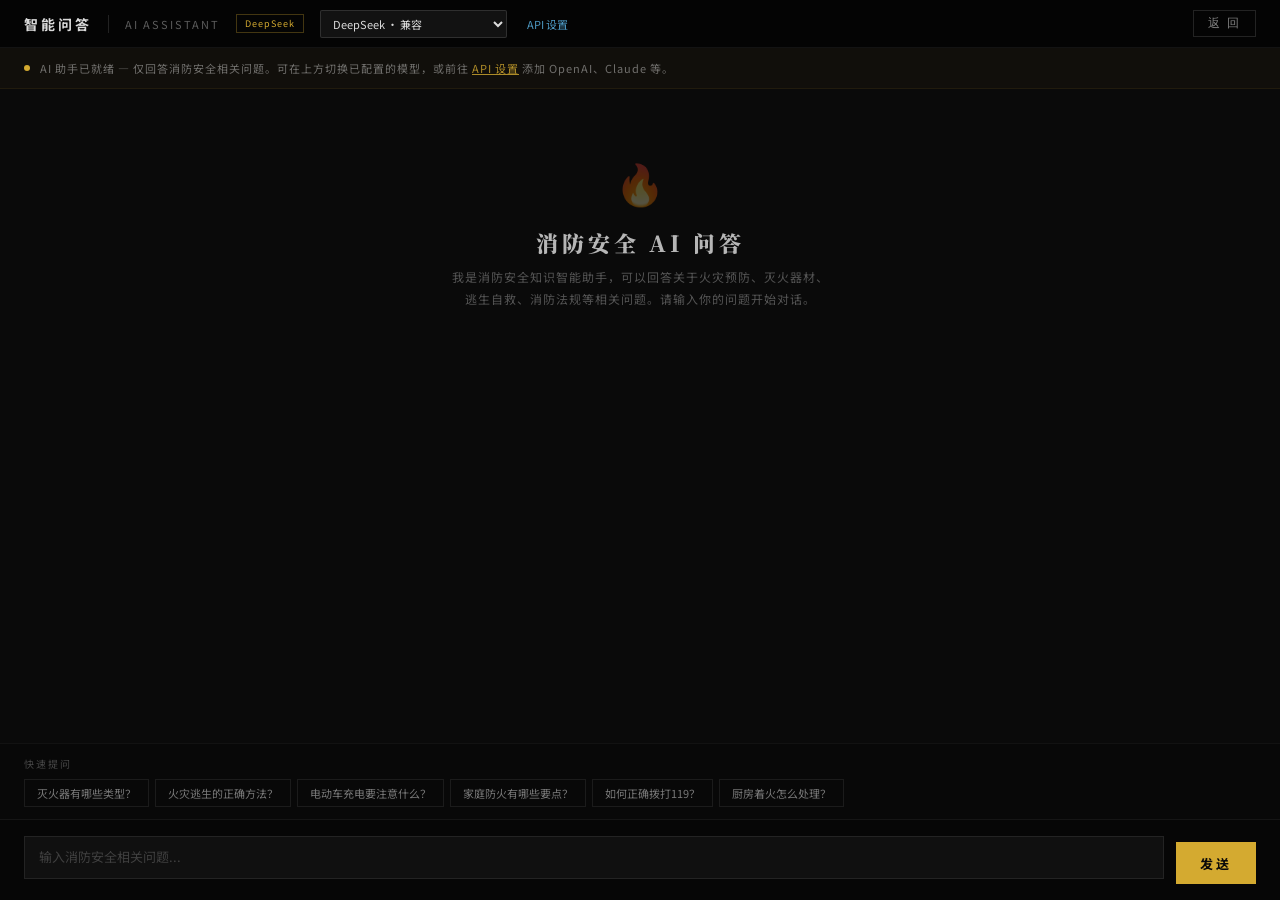
<file: ai-chat.html>
<!DOCTYPE html>
<html lang="zh-CN">
<head>
<meta charset="utf-8">
<title>消防安全智能问答</title>
<meta name="viewport" content="width=device-width,initial-scale=1,maximum-scale=1,user-scalable=0">
<link rel="stylesheet" href="https://fonts.googleapis.com/css?family=Noto+Sans+SC:400,500,700,900|Noto+Serif+SC:700,900&display=swap&subset=chinese-simplified">
<style>
*,*::before,*::after{box-sizing:border-box;margin:0;padding:0}
html,body{width:100%;height:100%;overflow:hidden;font-family:'Noto Sans SC',sans-serif;background:#0a0a0a;color:#fff}

.chat-app{display:flex;flex-direction:column;height:100%}

/* Top Bar */
.top-bar{height:48px;background:rgba(0,0,0,.6);border-bottom:1px solid rgba(255,255,255,.06);display:flex;align-items:center;justify-content:space-between;padding:0 24px;flex-shrink:0}
.top-bar-left{display:flex;align-items:center;gap:16px}
.top-bar-title{font-size:14px;font-weight:700;letter-spacing:3px;color:rgba(255,255,255,.85)}
.top-bar-sep{width:1px;height:18px;background:rgba(255,255,255,.12)}
.top-bar-sub{font-size:11px;color:rgba(255,255,255,.35);letter-spacing:2px}
.top-bar-badge{font-size:9px;color:#d4aa30;border:1px solid rgba(212,170,48,.3);padding:2px 8px;letter-spacing:1px}
.top-bar-select{font-size:11px;max-width:200px;padding:4px 8px;background:rgba(255,255,255,.06);border:1px solid rgba(255,255,255,.12);color:rgba(255,255,255,.85);border-radius:2px;cursor:pointer;font-family:'Noto Sans SC',sans-serif}
.top-bar-select:focus{outline:none;border-color:rgba(212,170,48,.35)}
.top-bar-link{font-size:11px;color:rgba(100,200,255,.75);text-decoration:none;margin-left:4px}
.top-bar-link:hover{text-decoration:underline;color:rgba(120,210,255,.95)}
.btn-back{font-size:12px;color:rgba(255,255,255,.5);border:1px solid rgba(255,255,255,.12);padding:4px 14px;cursor:pointer;transition:all .2s;background:none;letter-spacing:2px}
.btn-back:hover{color:#fff;border-color:rgba(255,255,255,.3)}

/* System Notice */
.sys-notice{padding:12px 24px;background:rgba(212,170,48,.03);border-bottom:1px solid rgba(212,170,48,.08);display:flex;align-items:center;gap:10px;flex-shrink:0}
.sys-dot{width:6px;height:6px;background:#d4aa30;border-radius:50%;animation:pulse 2s infinite}
@keyframes pulse{0%,100%{opacity:1}50%{opacity:.3}}
.sys-text{font-size:11px;color:rgba(255,255,255,.4);letter-spacing:1px}

/* Chat Area */
.chat-area{flex:1;overflow-y:auto;padding:24px;display:flex;flex-direction:column;gap:20px}
.chat-area::-webkit-scrollbar{width:4px}
.chat-area::-webkit-scrollbar-track{background:transparent}
.chat-area::-webkit-scrollbar-thumb{background:rgba(255,255,255,.08);border-radius:2px}

.msg{max-width:720px;animation:msgIn .3s ease}
@keyframes msgIn{from{opacity:0;transform:translateY(8px)}to{opacity:1;transform:translateY(0)}}

.msg.ai{align-self:flex-start}
.msg.user{align-self:flex-end}

.msg-header{display:flex;align-items:center;gap:8px;margin-bottom:6px}
.msg-avatar{width:28px;height:28px;border-radius:3px;display:flex;align-items:center;justify-content:center;font-size:12px;font-weight:700}
.msg.ai .msg-avatar{background:rgba(212,170,48,.15);color:#d4aa30;border:1px solid rgba(212,170,48,.2)}
.msg.user .msg-avatar{background:rgba(255,255,255,.08);color:rgba(255,255,255,.5);border:1px solid rgba(255,255,255,.1)}
.msg-name{font-size:11px;color:rgba(255,255,255,.35);letter-spacing:1px}
.msg-time{font-size:9px;color:rgba(255,255,255,.2)}

.msg-body{padding:14px 18px;font-size:13px;line-height:2;white-space:pre-wrap;word-break:break-word}
.msg.ai .msg-body{background:rgba(255,255,255,.03);border:1px solid rgba(255,255,255,.06);color:rgba(255,255,255,.75);border-left:2px solid rgba(212,170,48,.2)}
.msg.user .msg-body{background:rgba(212,170,48,.06);border:1px solid rgba(212,170,48,.1);color:rgba(255,255,255,.85);text-align:right}

.typing-indicator{display:inline-block;width:6px;height:14px;background:#d4aa30;animation:blink .6s infinite;vertical-align:middle;margin-left:2px}
@keyframes blink{0%,100%{opacity:1}50%{opacity:0}}

/* Quick Questions */
.quick-section{padding:12px 24px;border-top:1px solid rgba(255,255,255,.04);flex-shrink:0;background:rgba(0,0,0,.2)}
.quick-label{font-size:10px;color:rgba(255,255,255,.25);letter-spacing:2px;margin-bottom:8px}
.quick-btns{display:flex;flex-wrap:wrap;gap:6px}
.quick-btn{font-size:11px;color:rgba(255,255,255,.45);border:1px solid rgba(255,255,255,.08);padding:5px 12px;cursor:pointer;transition:all .2s;background:none;font-family:'Noto Sans SC',sans-serif;white-space:nowrap}
.quick-btn:hover{color:#d4aa30;border-color:rgba(212,170,48,.25);background:rgba(212,170,48,.04)}

/* Input Bar */
.input-bar{padding:16px 24px;background:rgba(0,0,0,.4);border-top:1px solid rgba(255,255,255,.06);display:flex;gap:12px;align-items:flex-end;flex-shrink:0}
.input-wrap{flex:1;position:relative}
.input-wrap textarea{width:100%;min-height:42px;max-height:120px;padding:10px 14px;font-size:13px;font-family:'Noto Sans SC',sans-serif;background:rgba(255,255,255,.04);border:1px solid rgba(255,255,255,.08);color:#fff;resize:none;outline:none;line-height:1.6;transition:border-color .2s}
.input-wrap textarea:focus{border-color:rgba(212,170,48,.3)}
.input-wrap textarea::placeholder{color:rgba(255,255,255,.2)}
.btn-send{height:42px;padding:0 24px;font-size:13px;font-weight:700;letter-spacing:3px;background:#d4aa30;color:#0a0a0a;border:none;cursor:pointer;transition:all .2s;font-family:'Noto Sans SC',sans-serif;flex-shrink:0}
.btn-send:hover{background:#e8c84a}
.btn-send:disabled{opacity:.4;cursor:default}

/* Welcome */
.welcome{text-align:center;padding:40px 20px;max-width:500px;align-self:center}
.welcome-icon{font-size:40px;margin-bottom:16px;opacity:.3}
.welcome-title{font-family:'Noto Serif SC',serif;font-size:22px;font-weight:900;letter-spacing:4px;color:rgba(255,255,255,.7);margin-bottom:8px}
.welcome-sub{font-size:12px;color:rgba(255,255,255,.3);line-height:1.8;letter-spacing:1px}
</style>
</head>
<body>

<div class="chat-app">
  <div class="top-bar">
    <div class="top-bar-left">
      <span class="top-bar-title">智能问答</span>
      <span class="top-bar-sep"></span>
      <span class="top-bar-sub">AI ASSISTANT</span>
      <span class="top-bar-badge" id="profile-badge">模型</span>
      <select class="top-bar-select" id="profile-select" title="切换对话模型"></select>
      <a class="top-bar-link" href="api.html" id="link-api">API 设置</a>
    </div>
    <button class="btn-back" onclick="history.back()">返 回</button>
  </div>

  <div class="sys-notice">
    <div class="sys-dot"></div>
    <span class="sys-text">AI 助手已就绪 — 仅回答消防安全相关问题。可在上方切换已配置的模型，或前往 <a href="api.html" style="color:rgba(212,170,48,.8)">API 设置</a> 添加 OpenAI、Claude 等。</span>
  </div>

  <div class="chat-area" id="chat-area">
    <div class="welcome">
      <div class="welcome-icon">🔥</div>
      <div class="welcome-title">消防安全 AI 问答</div>
      <div class="welcome-sub">我是消防安全知识智能助手，可以回答关于火灾预防、灭火器材、<br>逃生自救、消防法规等相关问题。请输入你的问题开始对话。</div>
    </div>
  </div>

  <div class="quick-section">
    <div class="quick-label">快速提问</div>
    <div class="quick-btns">
      <button class="quick-btn" onclick="quickAsk(this.textContent)">灭火器有哪些类型？</button>
      <button class="quick-btn" onclick="quickAsk(this.textContent)">火灾逃生的正确方法？</button>
      <button class="quick-btn" onclick="quickAsk(this.textContent)">电动车充电要注意什么？</button>
      <button class="quick-btn" onclick="quickAsk(this.textContent)">家庭防火有哪些要点？</button>
      <button class="quick-btn" onclick="quickAsk(this.textContent)">如何正确拨打119？</button>
      <button class="quick-btn" onclick="quickAsk(this.textContent)">厨房着火怎么处理？</button>
    </div>
  </div>

  <div class="input-bar">
    <div class="input-wrap">
      <textarea id="input" placeholder="输入消防安全相关问题..." rows="1" onkeydown="if(event.key==='Enter'&&!event.shiftKey){event.preventDefault();send();}"></textarea>
    </div>
    <button class="btn-send" id="btn-send" onclick="send()">发送</button>
  </div>
</div>

<script src="js/api-config.js"></script>
<script>
var SYSTEM_PROMPT='你是一个专业的消防安全知识顾问，隶属于"消防安全知识互动答题平台"。\n\n【角色定位】\n你只负责回答与消防安全相关的问题，包括但不限于：火灾预防、灭火器材使用、逃生自救方法、消防法律法规、建筑消防设施、家庭/办公/工厂防火知识、危化品安全、电气火灾防范等。\n\n【约束规则】\n1. 如果用户提问的内容与消防安全完全无关（如编程、娱乐、政治等），请礼貌地回复："抱歉，我是消防安全专属AI助手，只能回答消防安全相关的问题哦。请试试问我关于火灾预防、灭火方法或逃生知识方面的问题吧！"\n2. 回答要简洁、准确、专业，适当引用《消防法》或国家标准。\n3. 涉及具体操作时给出步骤化指引。\n4. 语言风格友好、易懂，适合大众阅读。\n5. 每次回答控制在300字以内。';

/* ═══ Acct mirror (shared localStorage) ═══ */
var Acct={
  K:'ak_acc',C:'ak_cur',
  _def:function(o){
    if(o.level===undefined)o.level=1;if(o.exp===undefined)o.exp=0;
    if(o.quizAnswers===undefined)o.quizAnswers=[];if(o.quizRight===undefined)o.quizRight=0;
    if(o.quizWrong===undefined)o.quizWrong=0;if(o.wrongList===undefined)o.wrongList=[];
    if(o.nm===undefined)o.nm='admin';return o;
  },
  all:function(){try{return JSON.parse(localStorage.getItem(this.K))||[];}catch(e){return[];}},
  curIdx:function(){return parseInt(localStorage.getItem(this.C)||'0');},
  cur:function(){var a=this.all(),i=this.curIdx();return this._def(a[i]||a[0]||{});},
  save:function(data){var a=this.all(),i=this.curIdx();if(a[i]){for(var k in data)a[i][k]=data[k];localStorage.setItem(this.K,JSON.stringify(a));}},
  expForLevel:function(lv){return lv*100;},
  addExp:function(amount){
    var c=this.cur();c.exp+=amount;
    while(c.exp>=this.expForLevel(c.level)){c.exp-=this.expForLevel(c.level);c.level++;}
    this.save({exp:c.exp,level:c.level});return c;
  }
};

var chatHistory=[{role:'system',content:SYSTEM_PROMPT}];
var isStreaming=false;
var rafPaint=null;

function fillProfileSelect(){
  var sel=document.getElementById('profile-select');
  var badge=document.getElementById('profile-badge');
  if(!sel)return;
  var s=FireTextAI.load();
  sel.innerHTML='';
  s.profiles.forEach(function(p){
    var o=document.createElement('option');
    o.value=p.id;
    o.textContent=p.name+(p.provider==='anthropic'?' · Claude':' · 兼容');
    sel.appendChild(o);
  });
  sel.value=s.activeId;
  var cur=FireTextAI.getActiveProfile();
  if(badge&&cur)badge.textContent=cur.name;
  sel.onchange=function(){
    FireTextAI.setActiveId(sel.value);
    var p=FireTextAI.getActiveProfile();
    if(badge&&p)badge.textContent=p.name;
  };
}

function getTime(){
  var d=new Date();
  return String(d.getHours()).padStart(2,'0')+':'+String(d.getMinutes()).padStart(2,'0');
}

function addMsg(role,content,streaming){
  var area=document.getElementById('chat-area');
  var welcome=area.querySelector('.welcome');
  if(welcome)welcome.remove();

  var div=document.createElement('div');
  div.className='msg '+(role==='user'?'user':'ai');
  var avatar=role==='user'?'U':'AI';
  var name=role==='user'?'你':'消防AI助手';
  div.innerHTML='<div class="msg-header"><div class="msg-avatar">'+avatar+'</div><span class="msg-name">'+name+'</span><span class="msg-time">'+getTime()+'</span></div><div class="msg-body">'+(streaming?'<span class="typing-indicator"></span>':escapeHtml(content))+'</div>';
  area.appendChild(div);
  area.scrollTop=area.scrollHeight;
  return div;
}

function updateAiMsg(div,text,done){
  var body=div.querySelector('.msg-body');
  var area=document.getElementById('chat-area');
  if(done){
    if(rafPaint){cancelAnimationFrame(rafPaint);rafPaint=null;}
    body.innerHTML=escapeHtml(text);
    area.scrollTop=area.scrollHeight;
    return;
  }
  if(rafPaint)cancelAnimationFrame(rafPaint);
  rafPaint=requestAnimationFrame(function(){
    rafPaint=null;
    body.innerHTML=escapeHtml(text)+'<span class="typing-indicator"></span>';
    area.scrollTop=area.scrollHeight;
  });
}

function escapeHtml(t){
  return t.replace(/&/g,'&amp;').replace(/</g,'&lt;').replace(/>/g,'&gt;').replace(/\n/g,'<br>');
}

function send(){
  if(isStreaming)return;
  var input=document.getElementById('input');
  var text=input.value.trim();
  if(!text)return;
  input.value='';
  input.style.height='auto';

  addMsg('user',text);
  chatHistory.push({role:'user',content:text});

  isStreaming=true;
  document.getElementById('btn-send').disabled=true;
  var aiDiv=addMsg('ai','',true);
  var aiText='';
  var profile=FireTextAI.getActiveProfile();

  function finishOk(){
    updateAiMsg(aiDiv,aiText||'(AI 未返回内容)',true);
    chatHistory.push({role:'assistant',content:aiText});
    if(aiText)try{Acct.addExp(5);}catch(e){}
    isStreaming=false;
    document.getElementById('btn-send').disabled=false;
  }

  FireTextAI.streamChat(profile,chatHistory,{
    onToken:function(t){aiText+=t;updateAiMsg(aiDiv,aiText,false);},
    onDone:finishOk,
    onError:function(e){
      updateAiMsg(aiDiv,(aiText?aiText+'\n\n':'')+'请求失败: '+(e&&e.message?e.message:String(e))+' 请检查 API 设置中的 Key、Base URL 与模型名。',true);
      isStreaming=false;
      document.getElementById('btn-send').disabled=false;
    }
  });
}

function quickAsk(text){
  document.getElementById('input').value=text;
  send();
}

document.getElementById('input').addEventListener('input',function(){
  this.style.height='auto';
  this.style.height=Math.min(this.scrollHeight,120)+'px';
});

document.addEventListener('visibilitychange',function(){
  if(document.visibilityState==='visible')fillProfileSelect();
});
window.addEventListener('pageshow',fillProfileSelect);
fillProfileSelect();
</script>
</body>
</html>
</file>
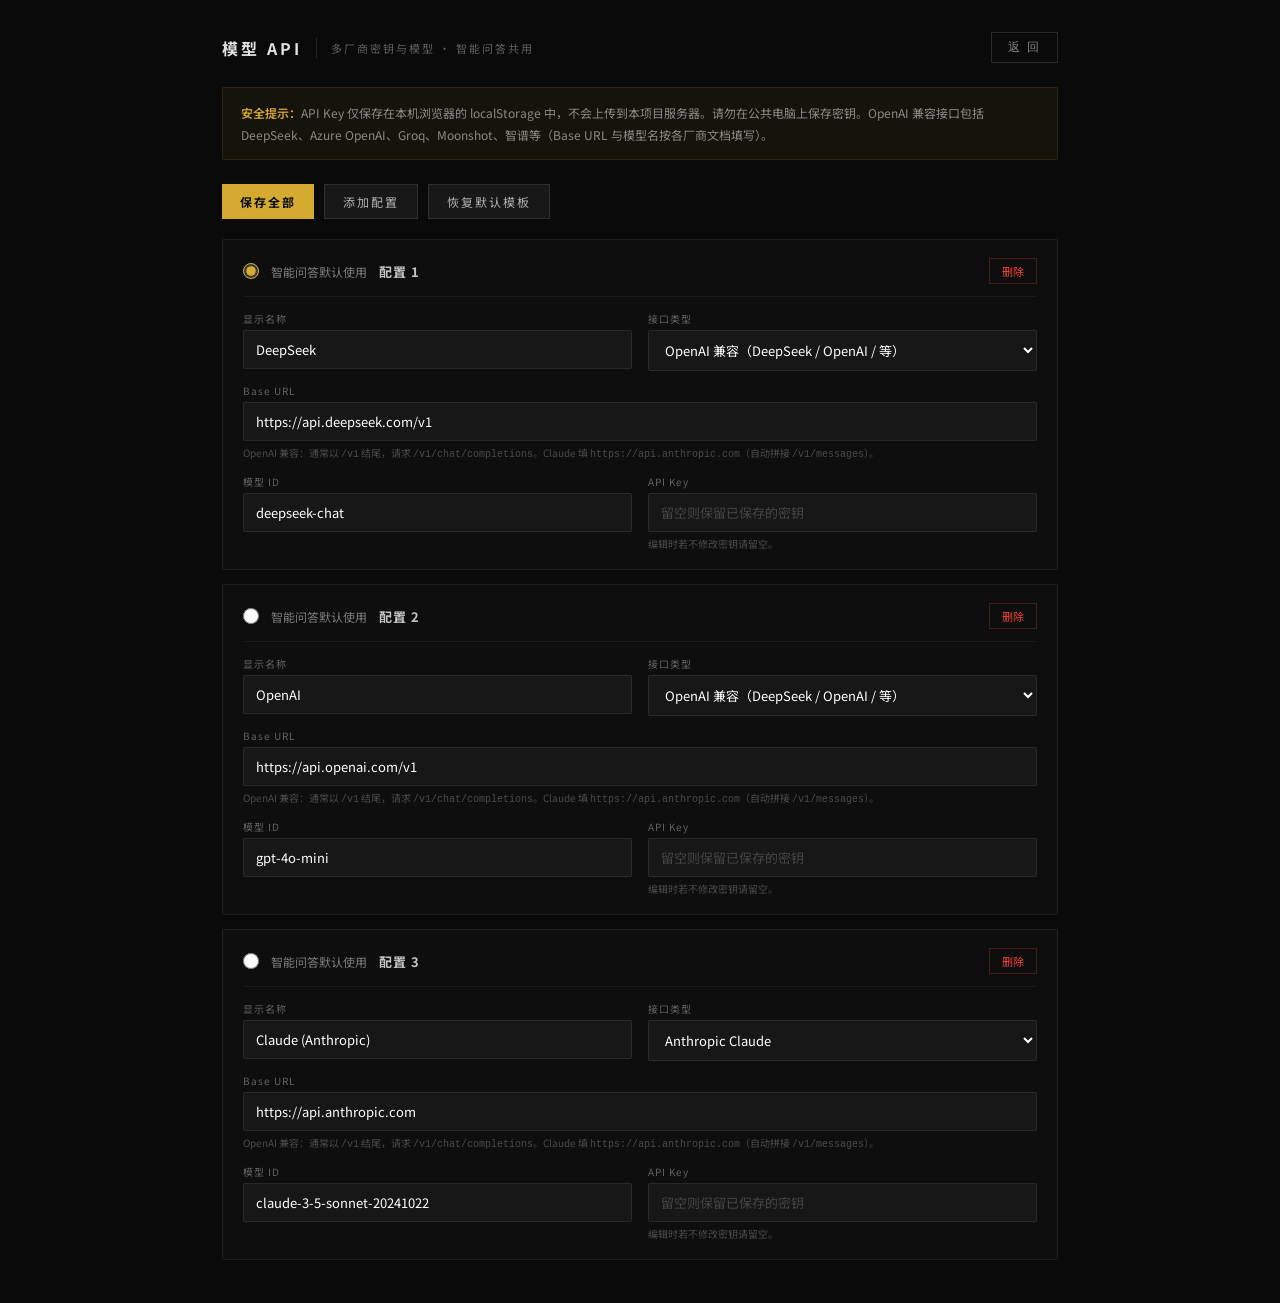
<file: api.html>
<!DOCTYPE html>
<html lang="zh-CN">
<head>
<meta charset="utf-8">
<title>模型 API 设置</title>
<meta name="viewport" content="width=device-width,initial-scale=1,maximum-scale=1,user-scalable=0">
<link rel="stylesheet" href="https://fonts.googleapis.com/css?family=Noto+Sans+SC:400,500,700,900|Noto+Serif+SC:700,900&display=swap&subset=chinese-simplified">
<style>
*,*::before,*::after{box-sizing:border-box;margin:0;padding:0}
html,body{width:100%;min-height:100%;font-family:'Noto Sans SC',sans-serif;background:#0a0a0a;color:#fff}

.app{max-width:900px;margin:0 auto;padding:clamp(16px,3vw,32px)}

.top-bar{display:flex;align-items:center;justify-content:space-between;flex-wrap:wrap;gap:12px;margin-bottom:24px}
.top-bar-left{display:flex;align-items:center;gap:14px;flex-wrap:wrap}
.top-bar-title{font-size:16px;font-weight:700;letter-spacing:3px;color:rgba(255,255,255,.88)}
.top-bar-sep{width:1px;height:20px;background:rgba(255,255,255,.12)}
.top-bar-sub{font-size:11px;color:rgba(255,255,255,.35);letter-spacing:2px}
.btn-back{font-size:12px;color:rgba(255,255,255,.5);border:1px solid rgba(255,255,255,.12);padding:6px 16px;cursor:pointer;background:none;letter-spacing:2px}
.btn-back:hover{color:#fff;border-color:rgba(255,255,255,.3)}

.notice{padding:14px 18px;background:rgba(212,170,48,.06);border:1px solid rgba(212,170,48,.12);font-size:12px;color:rgba(255,255,255,.5);line-height:1.8;margin-bottom:24px;border-radius:2px}
.notice strong{color:#d4aa30;font-weight:600}

.toolbar{display:flex;flex-wrap:wrap;gap:10px;margin-bottom:20px}
.btn{font-size:12px;padding:8px 18px;cursor:pointer;font-family:'Noto Sans SC',sans-serif;border:none;letter-spacing:2px;transition:background .2s}
.btn-primary{background:#d4aa30;color:#0a0a0a;font-weight:700}
.btn-primary:hover{background:#e8c84a}
.btn-secondary{background:rgba(255,255,255,.06);color:rgba(255,255,255,.65);border:1px solid rgba(255,255,255,.1)}
.btn-secondary:hover{background:rgba(255,255,255,.1);color:#fff}

.card{background:rgba(255,255,255,.02);border:1px solid rgba(255,255,255,.06);padding:18px 20px;margin-bottom:14px;border-radius:2px}
.card-head{display:flex;align-items:center;gap:12px;flex-wrap:wrap;margin-bottom:14px;padding-bottom:12px;border-bottom:1px solid rgba(255,255,255,.05)}
.card-head input[type=radio]{accent-color:#d4aa30;width:16px;height:16px}
.card-head label{font-size:12px;color:rgba(255,255,255,.45);cursor:pointer;user-select:none}
.card-title{flex:1;font-size:13px;font-weight:700;color:rgba(255,255,255,.75);letter-spacing:1px}
.btn-del{font-size:11px;color:#f44336;background:none;border:1px solid rgba(244,67,54,.25);padding:4px 12px;cursor:pointer;font-family:'Noto Sans SC',sans-serif}
.btn-del:hover{background:rgba(244,67,54,.08)}

.grid{display:grid;grid-template-columns:1fr 1fr;gap:12px 16px}
@media(max-width:640px){.grid{grid-template-columns:1fr}}
.f label{display:block;font-size:10px;color:rgba(255,255,255,.35);letter-spacing:1px;margin-bottom:4px}
.f input,.f select{width:100%;padding:9px 12px;font-size:13px;background:rgba(255,255,255,.04);border:1px solid rgba(255,255,255,.08);color:#fff;font-family:'Noto Sans SC',sans-serif;outline:none;border-radius:2px}
.f input:focus,.f select:focus{border-color:rgba(212,170,48,.35)}
.f input::placeholder{color:rgba(255,255,255,.2)}
.f-full{grid-column:1/-1}
.hint{font-size:10px;color:rgba(255,255,255,.25);margin-top:4px;line-height:1.5}

.toast{position:fixed;bottom:24px;left:50%;transform:translateX(-50%);padding:10px 20px;background:#1a1a1a;border:1px solid rgba(212,170,48,.3);color:#d4aa30;font-size:12px;display:none;z-index:100}
.toast.show{display:block;animation:fade .3s ease}
@keyframes fade{from{opacity:0}to{opacity:1}}
</style>
</head>
<body>
<script src="js/api-config.js"></script>

<div class="app">
  <div class="top-bar">
    <div class="top-bar-left">
      <span class="top-bar-title">模型 API</span>
      <span class="top-bar-sep"></span>
      <span class="top-bar-sub">多厂商密钥与模型 · 智能问答共用</span>
    </div>
    <button type="button" class="btn-back" onclick="location.href='index.html'">返 回</button>
  </div>

  <p class="notice">
    <strong>安全提示：</strong>API Key 仅保存在本机浏览器的 localStorage 中，不会上传到本项目服务器。请勿在公共电脑上保存密钥。OpenAI 兼容接口包括 DeepSeek、Azure OpenAI、Groq、Moonshot、智谱等（Base URL 与模型名按各厂商文档填写）。
  </p>

  <div class="toolbar">
    <button type="button" class="btn btn-primary" id="btn-save">保存全部</button>
    <button type="button" class="btn btn-secondary" id="btn-add">添加配置</button>
    <button type="button" class="btn btn-secondary" id="btn-reset">恢复默认模板</button>
  </div>

  <div id="cards"></div>
</div>
<div class="toast" id="toast"></div>

<script>
(function(){
'use strict';

var cardsEl=document.getElementById('cards');
var toastEl=document.getElementById('toast');
var prevById={};

function showToast(msg){
  toastEl.textContent=msg;
  toastEl.classList.add('show');
  setTimeout(function(){toastEl.classList.remove('show');},2200);
}

function render(){
  var s=FireTextAI.load();
  prevById={};
  s.profiles.forEach(function(p){prevById[p.id]=p;});
  cardsEl.innerHTML='';
  s.profiles.forEach(function(p,index){
    var card=document.createElement('div');
    card.className='card';
    card.dataset.id=p.id;
    var keyPlaceholder='留空则保留已保存的密钥';
    card.innerHTML=
      '<div class="card-head">'+
        '<input type="radio" name="activePf" value="'+escAttr(p.id)+'" id="r_'+escAttr(p.id)+'"'+(s.activeId===p.id?' checked':'')+'>'+
        '<label for="r_'+escAttr(p.id)+'">智能问答默认使用</label>'+
        '<span class="card-title">配置 '+(index+1)+'</span>'+
        (s.profiles.length>1?'<button type="button" class="btn-del" data-del="'+escAttr(p.id)+'">删除</button>':'')+
      '</div>'+
      '<div class="grid">'+
        '<div class="f"><label>显示名称</label><input class="pf-name" type="text" value="'+escAttr(p.name)+'" placeholder="如 DeepSeek"></div>'+
        '<div class="f"><label>接口类型</label><select class="pf-provider">'+
          '<option value="openai"'+(p.provider!=='anthropic'?' selected':'')+'>OpenAI 兼容（DeepSeek / OpenAI / 等）</option>'+
          '<option value="anthropic"'+(p.provider==='anthropic'?' selected':'')+'>Anthropic Claude</option>'+
        '</select></div>'+
        '<div class="f f-full"><label>Base URL</label><input class="pf-url" type="text" value="'+escAttr(p.baseUrl)+'" placeholder="https://api.deepseek.com/v1 或 https://api.anthropic.com">'+
        '<p class="hint">OpenAI 兼容：通常以 <code>/v1</code> 结尾，请求 <code>/v1/chat/completions</code>。Claude 填 <code>https://api.anthropic.com</code>（自动拼接 <code>/v1/messages</code>）。</p></div>'+
        '<div class="f"><label>模型 ID</label><input class="pf-model" type="text" value="'+escAttr(p.model)+'" placeholder="deepseek-chat / gpt-4o-mini / claude-3-5-sonnet-20241022"></div>'+
        '<div class="f"><label>API Key</label><input class="pf-key" type="password" value="" autocomplete="off" placeholder="'+keyPlaceholder+'">'+
        '<p class="hint">编辑时若不修改密钥请留空。</p></div>'+
      '</div>';
    cardsEl.appendChild(card);
  });

  cardsEl.querySelectorAll('[data-del]').forEach(function(btn){
    btn.onclick=function(){
      var id=btn.getAttribute('data-del');
      if(!confirm('确定删除该配置？'))return;
      var st=FireTextAI.load();
      st.profiles=st.profiles.filter(function(x){return x.id!==id;});
      if(!st.profiles.length){showToast('至少保留一条');return;}
      if(st.activeId===id)st.activeId=st.profiles[0].id;
      FireTextAI.saveFull(st);
      render();
      showToast('已删除');
    };
  });
}

function escAttr(s){
  return String(s==null?'':s).replace(/&/g,'&amp;').replace(/"/g,'&quot;').replace(/</g,'&lt;');
}

function collect(){
  var st=FireTextAI.load();
  var prev=st.profiles.slice();
  var pmap={};
  prev.forEach(function(p){pmap[p.id]=p;});

  var nodes=cardsEl.querySelectorAll('.card');
  var profiles=[];
  var activeId=null;
  document.querySelectorAll('input[name="activePf"]').forEach(function(r){
    if(r.checked)activeId=r.value;
  });

  nodes.forEach(function(card){
    var id=card.dataset.id;
    var name=card.querySelector('.pf-name').value.trim()||'未命名';
    var provider=card.querySelector('.pf-provider').value;
    var baseUrl=card.querySelector('.pf-url').value.trim();
    var model=card.querySelector('.pf-model').value.trim();
    var keyInput=card.querySelector('.pf-key').value;
    var apiKey=keyInput;
    if(!apiKey&&pmap[id])apiKey=pmap[id].apiKey||'';
    profiles.push({id:id,name:name,provider:provider,baseUrl:baseUrl,model:model,apiKey:apiKey});
  });

  return {activeId:activeId||profiles[0].id,profiles:profiles};
}

document.getElementById('btn-save').onclick=function(){
  try{
    var c=collect();
    FireTextAI.saveFull(c);
    showToast('已保存');
    render();
  }catch(e){
    alert(e.message||String(e));
  }
};

document.getElementById('btn-add').onclick=function(){
  var st=collect();
  var id=FireTextAI.newId();
  st.profiles.push({id:id,name:'新配置',provider:'openai',baseUrl:'https://api.deepseek.com/v1',model:'deepseek-chat',apiKey:''});
  FireTextAI.saveFull(st);
  render();
  showToast('已添加，请填写后保存');
};

document.getElementById('btn-reset').onclick=function(){
  if(!confirm('将重置为默认三条模板（未填密钥）。已保存的密钥会丢失，确定？'))return;
  var d=FireTextAI.defaultState();
  FireTextAI.save(d);
  render();
  showToast('已恢复默认模板');
};

render();
})();
</script>
</body>
</html>
</file>
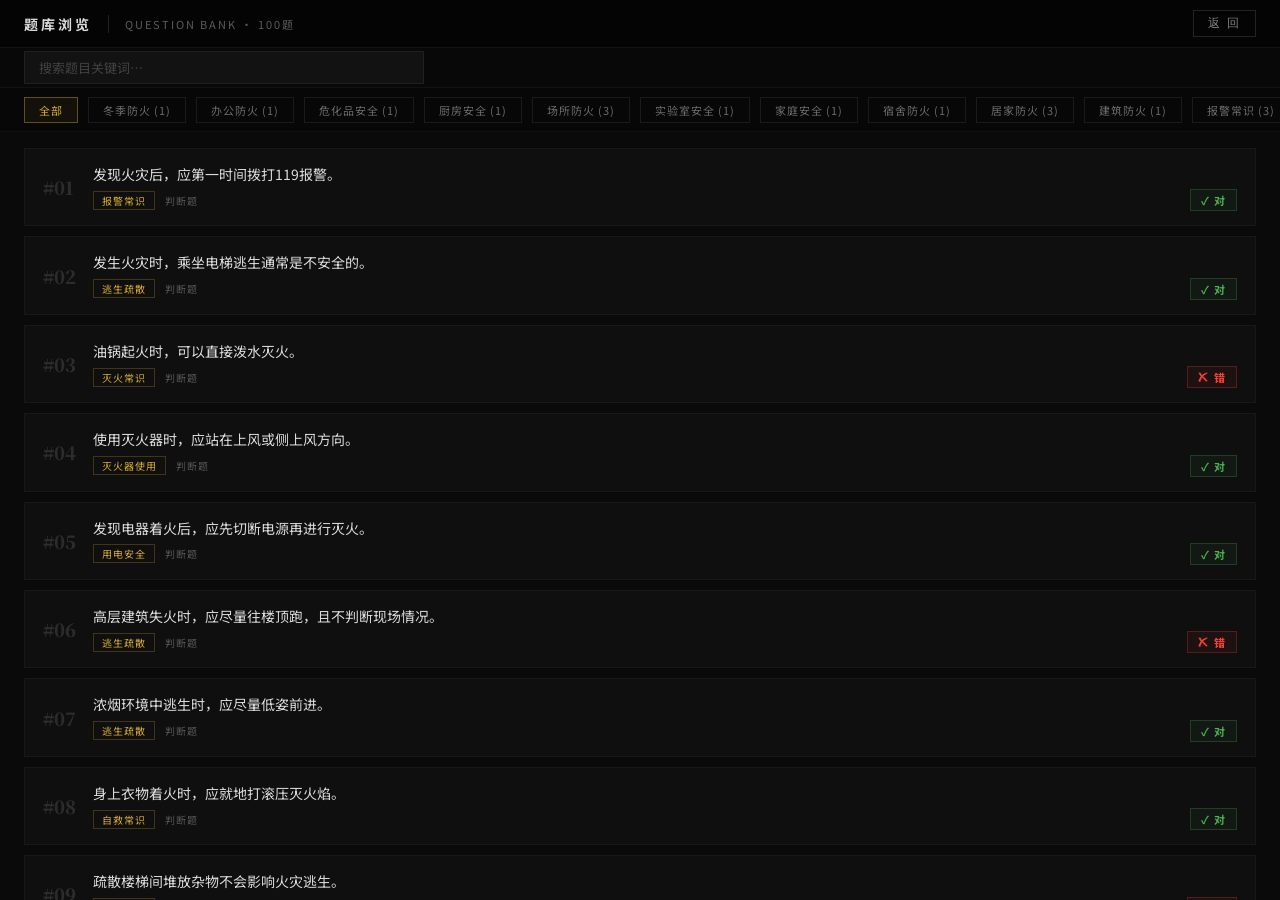
<file: browse.html>
<!DOCTYPE html>
<html lang="zh-CN">
<head>
<meta charset="utf-8">
<title>题库浏览</title>
<meta name="viewport" content="width=device-width,initial-scale=1,maximum-scale=1,user-scalable=0">
<link rel="stylesheet" href="https://fonts.googleapis.com/css?family=Noto+Sans+SC:400,500,700,900|Noto+Serif+SC:700,900&display=swap&subset=chinese-simplified">
<style>
*,*::before,*::after{box-sizing:border-box;margin:0;padding:0}
html,body{width:100%;height:100%;font-family:'Noto Sans SC',sans-serif;background:#0a0a0a;color:#fff}

.browse-app{display:flex;flex-direction:column;height:100%}

.top-bar{height:48px;background:rgba(0,0,0,.6);border-bottom:1px solid rgba(255,255,255,.06);display:flex;align-items:center;justify-content:space-between;padding:0 24px;flex-shrink:0}
.top-bar-left{display:flex;align-items:center;gap:16px}
.top-bar-title{font-size:14px;font-weight:700;letter-spacing:3px;color:rgba(255,255,255,.85)}
.top-bar-sep{width:1px;height:18px;background:rgba(255,255,255,.12)}
.top-bar-sub{font-size:11px;color:rgba(255,255,255,.35);letter-spacing:2px}
.btn-back{font-size:12px;color:rgba(255,255,255,.5);border:1px solid rgba(255,255,255,.12);padding:4px 14px;cursor:pointer;transition:all .2s;background:none;letter-spacing:2px}
.btn-back:hover{color:#fff;border-color:rgba(255,255,255,.3)}

.filter-bar{height:44px;background:rgba(0,0,0,.3);border-bottom:1px solid rgba(255,255,255,.04);display:flex;align-items:center;padding:0 24px;gap:10px;flex-shrink:0;overflow-x:auto}
.filter-btn{font-size:11px;color:rgba(255,255,255,.4);border:1px solid rgba(255,255,255,.08);padding:4px 14px;cursor:pointer;transition:all .2s;background:none;letter-spacing:1px;white-space:nowrap;font-family:'Noto Sans SC',sans-serif}
.filter-btn:hover{color:rgba(255,255,255,.7);border-color:rgba(255,255,255,.2)}
.filter-btn.active{color:#d4aa30;border-color:rgba(212,170,48,.4);background:rgba(212,170,48,.06)}
.filter-count{font-size:11px;color:rgba(255,255,255,.25);margin-left:auto;white-space:nowrap;letter-spacing:1px}

.search-bar{height:40px;background:rgba(0,0,0,.2);border-bottom:1px solid rgba(255,255,255,.04);display:flex;align-items:center;padding:0 24px;flex-shrink:0}
.search-input{flex:1;background:rgba(255,255,255,.04);border:1px solid rgba(255,255,255,.06);color:#fff;font-size:13px;padding:6px 14px;font-family:'Noto Sans SC',sans-serif;outline:none;max-width:400px}
.search-input:focus{border-color:rgba(212,170,48,.3)}
.search-input::placeholder{color:rgba(255,255,255,.2)}

.question-list{flex:1;overflow-y:auto;padding:16px 24px}
.q-item{background:rgba(255,255,255,.02);border:1px solid rgba(255,255,255,.04);margin-bottom:10px;transition:all .2s;cursor:pointer}
.q-item:hover{border-color:rgba(255,255,255,.1);background:rgba(255,255,255,.04)}
.q-item.expanded{border-color:rgba(212,170,48,.2);background:rgba(212,170,48,.02)}
.q-header{display:flex;align-items:center;padding:14px 18px;gap:14px}
.q-idx{font-family:'Noto Serif SC',serif;font-size:18px;font-weight:900;color:rgba(255,255,255,.12);min-width:36px}
.q-body{flex:1}
.q-title{font-size:14px;color:rgba(255,255,255,.85);line-height:1.6}
.q-meta{display:flex;align-items:center;gap:10px;margin-top:4px}
.q-tag{font-size:10px;color:#d4aa30;border:1px solid rgba(212,170,48,.25);padding:1px 8px;letter-spacing:1px}
.q-type-tag{font-size:10px;color:rgba(255,255,255,.3);letter-spacing:1px}
.q-answer-badge{font-size:11px;font-weight:700;padding:2px 10px;letter-spacing:1px;margin-left:auto}
.q-answer-badge.true{color:#4caf50;border:1px solid rgba(76,175,80,.25);background:rgba(76,175,80,.06)}
.q-answer-badge.false{color:#f44336;border:1px solid rgba(244,67,54,.25);background:rgba(244,67,54,.06)}
.q-detail{display:none;padding:0 18px 14px 68px;animation:fadeIn .3s ease}
.q-item.expanded .q-detail{display:block}
@keyframes fadeIn{from{opacity:0;transform:translateY(-4px)}to{opacity:1;transform:translateY(0)}}
.q-explain-label{font-size:10px;color:rgba(255,255,255,.3);letter-spacing:2px;margin-bottom:6px}
.q-explain-text{font-size:13px;color:rgba(255,255,255,.55);line-height:1.9;padding:10px 14px;background:rgba(255,255,255,.02);border-left:2px solid rgba(212,170,48,.2)}

.empty-state{text-align:center;padding:60px 20px;color:rgba(255,255,255,.2);font-size:14px;letter-spacing:2px}

@media(max-width:768px){
.question-list{padding:12px}
.q-header{padding:10px 12px;gap:10px}
.q-detail{padding:0 12px 10px 48px}
}
</style>
</head>
<body>
<script src="questions/data.js"></script>

<div class="browse-app">
  <div class="top-bar">
    <div class="top-bar-left">
      <span class="top-bar-title">题库浏览</span>
      <span class="top-bar-sep"></span>
      <span class="top-bar-sub">QUESTION BANK · <span id="total-count">100</span>题</span>
    </div>
    <button class="btn-back" onclick="history.back()">返 回</button>
  </div>

  <div class="search-bar">
    <input class="search-input" id="search-input" type="text" placeholder="搜索题目关键词…">
  </div>

  <div class="filter-bar" id="filter-bar">
    <button class="filter-btn active" data-cat="all">全部</button>
    <span class="filter-count" id="filter-count">共 100 题</span>
  </div>

  <div class="question-list" id="question-list"></div>
</div>

<script>
(function(){
'use strict';

var allQuestions=QUIZ_DATA;
var currentFilter='all';
var currentSearch='';

function getCategories(){
  var cats={};
  allQuestions.forEach(function(q){cats[q.point]=(cats[q.point]||0)+1;});
  return cats;
}

function buildFilters(){
  var bar=document.getElementById('filter-bar');
  var cats=getCategories();
  var keys=Object.keys(cats).sort();
  keys.forEach(function(cat){
    var btn=document.createElement('button');
    btn.className='filter-btn';
    btn.dataset.cat=cat;
    btn.textContent=cat+' ('+cats[cat]+')';
    btn.onclick=function(){setFilter(cat);};
    bar.insertBefore(btn,document.getElementById('filter-count'));
  });
  document.querySelector('[data-cat="all"]').onclick=function(){setFilter('all');};
}

function setFilter(cat){
  currentFilter=cat;
  document.querySelectorAll('.filter-btn').forEach(function(b){
    b.classList.toggle('active',b.dataset.cat===cat);
  });
  render();
}

function getFiltered(){
  return allQuestions.filter(function(q,i){
    if(currentFilter!=='all'&&q.point!==currentFilter)return false;
    if(currentSearch){
      var s=currentSearch.toLowerCase();
      if(q.text.toLowerCase().indexOf(s)===-1&&q.point.toLowerCase().indexOf(s)===-1&&q.explain.toLowerCase().indexOf(s)===-1)return false;
    }
    return true;
  });
}

function render(){
  var list=document.getElementById('question-list');
  var filtered=getFiltered();
  document.getElementById('filter-count').textContent='共 '+filtered.length+' 题';

  if(!filtered.length){
    list.innerHTML='<div class="empty-state">没有找到匹配的题目</div>';
    return;
  }

  var html='';
  filtered.forEach(function(q){
    var idx=allQuestions.indexOf(q)+1;
    html+='<div class="q-item" data-id="'+q.id+'">';
    html+='<div class="q-header" onclick="this.parentNode.classList.toggle(\'expanded\')">';
    html+='<div class="q-idx">#'+String(idx).padStart(2,'0')+'</div>';
    html+='<div class="q-body">';
    html+='<div class="q-title">'+q.text+'</div>';
    html+='<div class="q-meta">';
    html+='<span class="q-tag">'+q.point+'</span>';
    html+='<span class="q-type-tag">'+q.type+'</span>';
    html+='<span class="q-answer-badge '+(q.answer?'true':'false')+'">'+(q.answer?'✓ 对':'✗ 错')+'</span>';
    html+='</div></div></div>';
    html+='<div class="q-detail">';
    html+='<div class="q-explain-label">解 析</div>';
    html+='<div class="q-explain-text">'+q.explain+'</div>';
    html+='</div></div>';
  });
  list.innerHTML=html;
}

document.getElementById('search-input').addEventListener('input',function(){
  currentSearch=this.value.trim();
  render();
});

document.getElementById('total-count').textContent=allQuestions.length;
buildFilters();
render();
})();
</script>
</body>
</html>
</file>
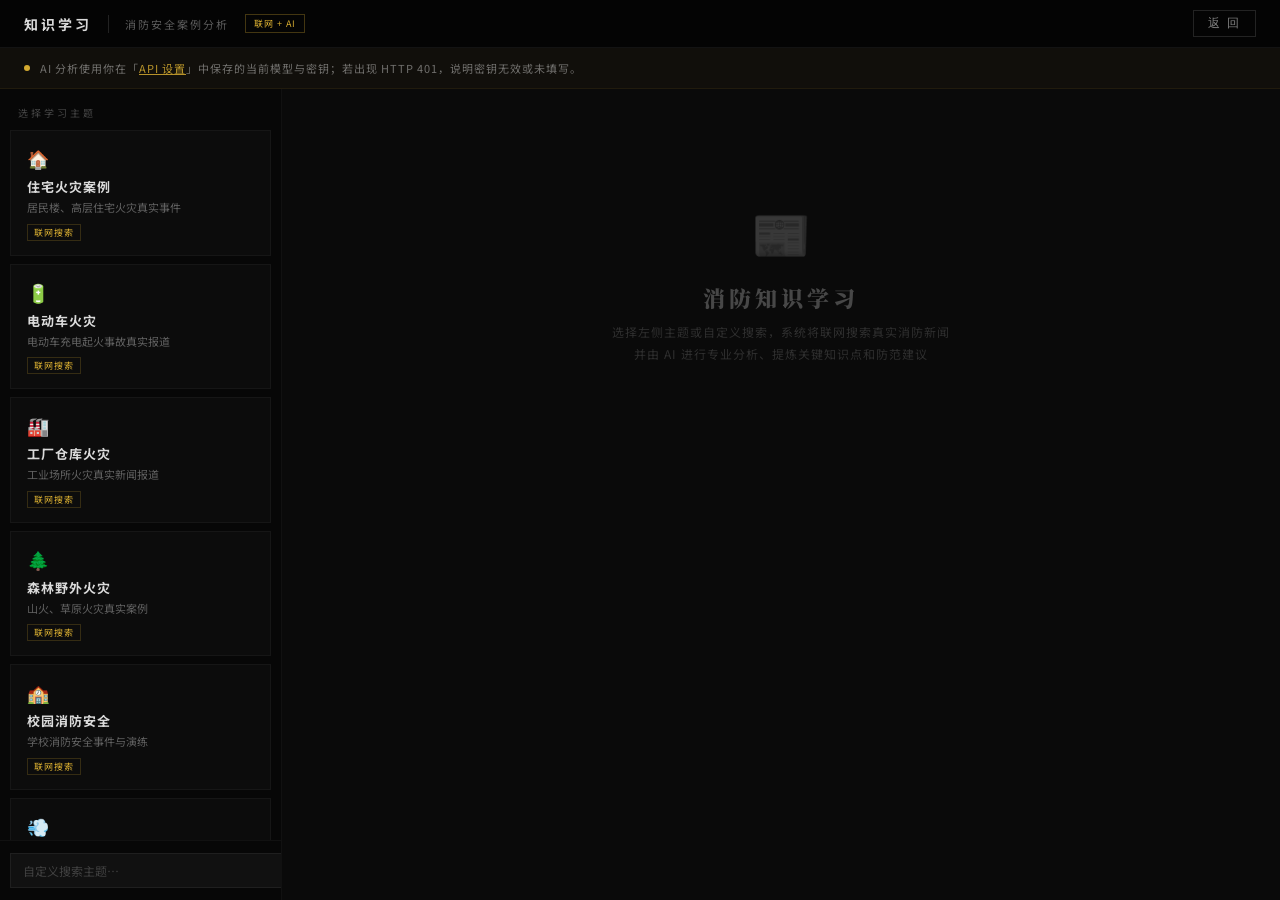
<file: learn.html>
<!DOCTYPE html>
<html lang="zh-CN">
<head>
<meta charset="utf-8">
<title>消防知识学习</title>
<meta name="viewport" content="width=device-width,initial-scale=1,maximum-scale=1,user-scalable=0">
<link rel="stylesheet" href="https://fonts.googleapis.com/css?family=Noto+Sans+SC:400,500,700,900|Noto+Serif+SC:700,900&display=swap&subset=chinese-simplified">
<style>
*,*::before,*::after{box-sizing:border-box;margin:0;padding:0}
html,body{width:100%;height:100%;font-family:'Noto Sans SC',sans-serif;background:#0a0a0a;color:#fff}

.learn-app{display:flex;flex-direction:column;height:100%}

.top-bar{height:48px;background:rgba(0,0,0,.6);border-bottom:1px solid rgba(255,255,255,.06);display:flex;align-items:center;justify-content:space-between;padding:0 24px;flex-shrink:0}
.top-bar-left{display:flex;align-items:center;gap:16px}
.top-bar-title{font-size:14px;font-weight:700;letter-spacing:3px;color:rgba(255,255,255,.85)}
.top-bar-sep{width:1px;height:18px;background:rgba(255,255,255,.12)}
.top-bar-sub{font-size:11px;color:rgba(255,255,255,.35);letter-spacing:2px}
.top-bar-badge{font-size:9px;color:#d4aa30;border:1px solid rgba(212,170,48,.3);padding:2px 8px;letter-spacing:1px}
.btn-back{font-size:12px;color:rgba(255,255,255,.5);border:1px solid rgba(255,255,255,.12);padding:4px 14px;cursor:pointer;transition:all .2s;background:none;letter-spacing:2px}
.btn-back:hover{color:#fff;border-color:rgba(255,255,255,.3)}

.sys-notice{padding:12px 24px;background:rgba(212,170,48,.03);border-bottom:1px solid rgba(212,170,48,.08);display:flex;align-items:center;gap:10px;flex-shrink:0}
.sys-dot{width:6px;height:6px;background:#d4aa30;border-radius:50%;animation:pulse 2s infinite}
@keyframes pulse{0%,100%{opacity:1}50%{opacity:.3}}
.sys-text{font-size:11px;color:rgba(255,255,255,.4);letter-spacing:1px}

.main-area{flex:1;display:flex;overflow:hidden}

/* Left – Topics */
.topics-panel{width:clamp(260px,22vw,340px);background:rgba(0,0,0,.3);border-right:1px solid rgba(255,255,255,.04);display:flex;flex-direction:column;flex-shrink:0;overflow:hidden}
.topics-header{padding:16px 18px 10px;font-size:10px;color:rgba(255,255,255,.25);letter-spacing:3px;flex-shrink:0}
.topics-list{flex:1;overflow-y:auto;padding:0 10px 16px}
.topics-list::-webkit-scrollbar{width:3px}
.topics-list::-webkit-scrollbar-thumb{background:rgba(255,255,255,.06);border-radius:2px}

.topic-card{padding:14px 16px;margin-bottom:8px;background:rgba(255,255,255,.02);border:1px solid rgba(255,255,255,.04);cursor:pointer;transition:all .25s}
.topic-card:hover{border-color:rgba(255,255,255,.1);background:rgba(255,255,255,.04)}
.topic-card.active{border-color:rgba(212,170,48,.3);background:rgba(212,170,48,.04)}
.topic-card.loading{opacity:.6;pointer-events:none}
.tc-icon{font-size:18px;margin-bottom:6px}
.tc-title{font-size:13px;font-weight:700;color:rgba(255,255,255,.85);letter-spacing:1px;margin-bottom:3px}
.tc-desc{font-size:11px;color:rgba(255,255,255,.35);line-height:1.6}
.tc-badge{display:inline-block;font-size:9px;color:#d4aa30;border:1px solid rgba(212,170,48,.2);padding:1px 6px;margin-top:6px;letter-spacing:1px}

.custom-topic{padding:12px 10px;border-top:1px solid rgba(255,255,255,.04);flex-shrink:0;display:flex;gap:8px}
.custom-input{flex:1;padding:8px 12px;font-size:12px;background:rgba(255,255,255,.04);border:1px solid rgba(255,255,255,.06);color:#fff;font-family:'Noto Sans SC',sans-serif;outline:none}
.custom-input:focus{border-color:rgba(212,170,48,.3)}
.custom-input::placeholder{color:rgba(255,255,255,.2)}
.custom-btn{padding:8px 14px;font-size:11px;font-weight:700;background:#d4aa30;color:#0a0a0a;border:none;cursor:pointer;font-family:'Noto Sans SC',sans-serif;letter-spacing:1px;flex-shrink:0}
.custom-btn:hover{background:#e8c84a}
.custom-btn:disabled{opacity:.4;cursor:default}

/* Right – Content */
.content-panel{flex:1;overflow-y:auto;padding:clamp(20px,3vh,40px) clamp(20px,3vw,48px)}
.content-panel::-webkit-scrollbar{width:4px}
.content-panel::-webkit-scrollbar-thumb{background:rgba(255,255,255,.08);border-radius:2px}

.content-welcome{text-align:center;padding:80px 20px;max-width:500px;margin:0 auto}
.cw-icon{font-size:48px;opacity:.2;margin-bottom:16px}
.cw-title{font-family:'Noto Serif SC',serif;font-size:22px;font-weight:900;color:rgba(255,255,255,.25);letter-spacing:4px;margin-bottom:8px}
.cw-sub{font-size:12px;color:rgba(255,255,255,.15);line-height:1.8;letter-spacing:1px}

/* Loading Steps */
.content-loading{text-align:center;padding:60px 20px}
.cl-ring{width:40px;height:40px;border:3px solid rgba(255,255,255,.06);border-top-color:#d4aa30;border-radius:50%;animation:spin .8s linear infinite;margin:0 auto 16px}
@keyframes spin{to{transform:rotate(360deg)}}
.cl-text{font-size:12px;color:rgba(255,255,255,.3);letter-spacing:2px;margin-bottom:6px}
.cl-step{font-size:11px;color:rgba(212,170,48,.6);letter-spacing:1px}

/* Sources */
.sources-box{margin-bottom:24px;padding:16px 18px;background:rgba(76,175,80,.03);border:1px solid rgba(76,175,80,.1)}
.sources-title{font-size:10px;color:rgba(76,175,80,.7);letter-spacing:3px;margin-bottom:10px;display:flex;align-items:center;gap:8px}
.sources-title::before{content:'';width:6px;height:6px;background:#4caf50;border-radius:50%}
.source-item{display:flex;align-items:flex-start;gap:10px;padding:8px 0;border-bottom:1px solid rgba(255,255,255,.03)}
.source-item:last-child{border:none}
.source-idx{font-size:10px;color:rgba(76,175,80,.5);min-width:18px;padding-top:2px}
.source-info{flex:1}
.source-link{font-size:12px;color:rgba(100,200,255,.8);text-decoration:none;line-height:1.5;display:block}
.source-link:hover{text-decoration:underline;color:rgba(120,210,255,1)}
.source-snippet{font-size:11px;color:rgba(255,255,255,.3);line-height:1.6;margin-top:2px;display:-webkit-box;-webkit-line-clamp:2;-webkit-box-orient:vertical;overflow:hidden}

/* Article */
.article{max-width:760px;animation:articleIn .5s ease}
@keyframes articleIn{from{opacity:0;transform:translateY(12px)}to{opacity:1;transform:translateY(0)}}
.article-header{margin-bottom:24px;padding-bottom:16px;border-bottom:1px solid rgba(255,255,255,.06)}
.article-cat{font-size:10px;color:#d4aa30;border:1px solid rgba(212,170,48,.25);padding:2px 10px;letter-spacing:2px;display:inline-block;margin-bottom:10px}
.article-title{font-family:'Noto Serif SC',serif;font-size:clamp(22px,2.8vh,30px);font-weight:900;color:rgba(255,255,255,.9);letter-spacing:2px;line-height:1.5;margin-bottom:6px}
.article-meta{font-size:11px;color:rgba(255,255,255,.25);letter-spacing:1px}

.article-body{font-size:14px;color:rgba(255,255,255,.7);line-height:2.2;white-space:pre-wrap;word-break:break-word;min-height:120px}
.article-body .typing-indicator{display:inline-block;width:6px;height:14px;background:#d4aa30;animation:blink .6s infinite;vertical-align:middle;margin-left:2px}
.article-footer{display:none;margin-top:32px;padding-top:16px;border-top:1px solid rgba(255,255,255,.06);gap:12px}
.article-footer.show{display:flex}
@keyframes blink{0%,100%{opacity:1}50%{opacity:0}}

.af-btn{padding:8px 20px;font-size:12px;letter-spacing:2px;cursor:pointer;transition:all .2s;font-family:'Noto Sans SC',sans-serif;border:none}
.af-btn.primary{background:#d4aa30;color:#0a0a0a;font-weight:700}
.af-btn.primary:hover{background:#e8c84a}
.af-btn.secondary{background:none;color:rgba(255,255,255,.4);border:1px solid rgba(255,255,255,.1)}
.af-btn.secondary:hover{color:#fff;border-color:rgba(255,255,255,.3)}

@media(max-width:768px){
.topics-panel{display:none}
.main-area{flex-direction:column}
.content-panel{padding:16px}
}
</style>
</head>
<body>

<div class="learn-app">
  <div class="top-bar">
    <div class="top-bar-left">
      <span class="top-bar-title">知识学习</span>
      <span class="top-bar-sep"></span>
      <span class="top-bar-sub">消防安全案例分析</span>
      <span class="top-bar-badge">联网 + AI</span>
    </div>
    <button class="btn-back" onclick="history.back()">返 回</button>
  </div>

  <div class="sys-notice">
    <div class="sys-dot"></div>
    <span class="sys-text">AI 分析使用你在「<a href="api.html" style="color:rgba(212,170,48,.85)">API 设置</a>」中保存的当前模型与密钥；若出现 HTTP 401，说明密钥无效或未填写。</span>
  </div>

  <div class="main-area">
    <div class="topics-panel">
      <div class="topics-header">选择学习主题</div>
      <div class="topics-list" id="topics-list"></div>
      <div class="custom-topic">
        <input class="custom-input" id="custom-input" placeholder="自定义搜索主题…" onkeydown="if(event.key==='Enter')customSearch()">
        <button class="custom-btn" id="custom-btn" onclick="customSearch()">搜索</button>
      </div>
    </div>

    <div class="content-panel" id="content-panel">
      <div class="content-welcome">
        <div class="cw-icon">📰</div>
        <div class="cw-title">消防知识学习</div>
        <div class="cw-sub">选择左侧主题或自定义搜索，系统将联网搜索真实消防新闻<br>并由 AI 进行专业分析、提炼关键知识点和防范建议</div>
      </div>
    </div>
  </div>
</div>

<script src="js/api-config.js"></script>
<script>
(function(){
'use strict';

var JINA_SEARCH_Q='https://s.jina.ai/?q=';

var TOPICS=[
  {id:'residential',icon:'🏠',title:'住宅火灾案例',desc:'居民楼、高层住宅火灾真实事件',query:'最新 居民住宅 火灾事故 案例'},
  {id:'ev',icon:'🔋',title:'电动车火灾',desc:'电动车充电起火事故真实报道',query:'最新 电动车 充电 起火 火灾事故'},
  {id:'factory',icon:'🏭',title:'工厂仓库火灾',desc:'工业场所火灾真实新闻报道',query:'最新 工厂 仓库 火灾事故 新闻'},
  {id:'forest',icon:'🌲',title:'森林野外火灾',desc:'山火、草原火灾真实案例',query:'最新 森林火灾 山火 新闻报道'},
  {id:'school',icon:'🏫',title:'校园消防安全',desc:'学校消防安全事件与演练',query:'最新 校园 学校 消防安全 事件 新闻'},
  {id:'gas',icon:'💨',title:'燃气安全事故',desc:'燃气泄漏爆炸真实事故',query:'最新 燃气泄漏 爆炸 事故 新闻'},
  {id:'escape',icon:'🚪',title:'火灾逃生案例',desc:'火灾中逃生自救的真实故事',query:'火灾 逃生自救 成功案例 新闻'},
  {id:'electrical',icon:'⚡',title:'电气火灾',desc:'电气线路故障引发火灾的真实报道',query:'最新 电气火灾 短路 线路老化 事故新闻'},
  {id:'commercial',icon:'🏬',title:'商场酒店火灾',desc:'公共场所火灾真实案例',query:'最新 商场 酒店 公共场所 火灾 新闻'},
  {id:'law',icon:'📋',title:'消防执法案例',desc:'消防违法处罚的真实案例',query:'最新 消防安全 违法 处罚 执法 案例'}
];

var SYSTEM_PROMPT='你是一名资深消防安全分析师。用户将给你提供从互联网上搜索到的真实消防安全新闻内容。请你基于这些真实信息进行以下分析：\n\n1.【事件概要】简要概括搜索结果中最有代表性的一起真实消防事故/事件，保留真实的时间、地点等信息。\n\n2.【原因分析】基于报道内容和你的专业知识，分析该事故的起火原因、蔓延原因和主要教训。\n\n3.【专业知识】结合此案例科普相关消防安全知识，引用相关法规或标准。\n\n4.【防范建议】给出3-5条实用的防范建议，便于普通人日常实践。\n\n格式要求：\n- 使用清晰的段落标题（如【事件概要】【原因分析】等）\n- 务必保留原始新闻中的真实信息（时间、地点、具体数据等）\n- 语言通俗易懂但专业准确\n- 总字数控制在600-800字\n- 不要使用Markdown格式符号（不要用 # * 等）';

var isWorking=false;
var activeTopicId=null;

function buildTopics(){
  var list=document.getElementById('topics-list');
  TOPICS.forEach(function(t){
    var card=document.createElement('div');
    card.className='topic-card';
    card.dataset.id=t.id;
    card.innerHTML='<div class="tc-icon">'+t.icon+'</div><div class="tc-title">'+t.title+'</div><div class="tc-desc">'+t.desc+'</div><div class="tc-badge">联网搜索</div>';
    card.onclick=function(){if(!isWorking)loadTopic(t);};
    list.appendChild(card);
  });
}

function setActiveTopic(id){
  activeTopicId=id;
  document.querySelectorAll('.topic-card').forEach(function(c){
    c.classList.toggle('active',c.dataset.id===id);
  });
}

function setWorking(v){
  isWorking=v;
  document.getElementById('custom-btn').disabled=v;
  document.querySelectorAll('.topic-card').forEach(function(c){
    c.classList.toggle('loading',v&&!c.classList.contains('active'));
  });
}

function loadTopic(t){
  setActiveTopic(t.id);
  setWorking(true);
  showStep('正在联网搜索真实新闻…','通过 Jina Search 搜索: '+t.query);
  searchWeb(t.query,function(results){
    if(!results||!results.length){
      showStep('联网摘要较少，AI 将结合主题补充分析…','');
      analyzeWithAI(t,[],t.query);
      return;
    }
    showStep('已获取 '+results.length+' 条参考信息，AI 正在分析…','');
    analyzeWithAI(t,results,t.query);
  });
}

function customSearch(){
  var input=document.getElementById('custom-input');
  var text=input.value.trim();
  if(!text||isWorking)return;
  input.value='';
  var t={id:'custom_'+Date.now(),icon:'🔍',title:text,desc:'自定义搜索',query:text+' 消防 火灾 事故 新闻'};
  setActiveTopic(t.id);
  setWorking(true);
  showStep('正在联网搜索…','关键词: '+t.query);
  searchWeb(t.query,function(results){
    if(!results||!results.length){
      showStep('联网摘要较少，AI 将结合主题补充分析…','');
      analyzeWithAI(t,[],t.query);
      return;
    }
    showStep('已获取 '+results.length+' 条参考信息，AI 正在分析…','');
    analyzeWithAI(t,results,t.query);
  });
}

function searchWeb(query,callback){
  var url=JINA_SEARCH_Q+encodeURIComponent(query);
  function getText(headers){
    return fetch(url,{method:'GET',headers:headers}).then(function(res){
      if(!res.ok)throw new Error('HTTP '+res.status);
      return res.text();
    });
  }
  getText({'Accept':'application/json','X-Retain-Images':'none'})
    .then(function(raw){
      var r=parseJinaResponse(raw);
      if(r.length){callback(r.slice(0,5));return null;}
      return getText({'Accept':'text/plain','X-Retain-Images':'none'});
    })
    .then(function(raw2){
      if(raw2===null)return;
      callback(parseJinaResponse(raw2).slice(0,5));
    })
    .catch(function(e){
      console.warn('Jina search failed:',e);
      callback([]);
    });
}

function parseJinaResponse(raw){
  if(!raw||typeof raw!=='string')return [];
  var t=raw.trim();
  if(!t)return [];
  try{
    var j=JSON.parse(t);
    var fromJson=extractJinaJson(j);
    if(fromJson.length)return fromJson;
  }catch(e){}
  return extractJinaMarkdown(t);
}

function extractJinaJson(json){
  var out=[];
  function push(it){
    if(!it||typeof it!=='object')return;
    var title=it.title||it.name||it.headline||'';
    var u=it.url||it.link||it.href||'';
    var content=it.content||it.description||it.snippet||it.text||'';
    content=String(content).replace(/<[^>]+>/g,' ').replace(/\s+/g,' ').trim().slice(0,900);
    if(title||content)out.push({title:title||'(无标题)',url:u,content:content});
  }
  if(Array.isArray(json))json.forEach(push);
  else if(Array.isArray(json.data))json.data.forEach(push);
  else if(Array.isArray(json.results))json.results.forEach(push);
  else if(json.data&&typeof json.data==='object'){
    if(Array.isArray(json.data.items))json.data.items.forEach(push);
    else if(Array.isArray(json.data.results))json.data.results.forEach(push);
  }
  return out;
}

function extractJinaMarkdown(md){
  var out=[];
  var re=/\[([^\]]*)\]\((https?:[^)\s]+)\)/g;
  var seen={},m;
  while((m=re.exec(md))!==null){
    var title=m[1].trim(),u=m[2].trim();
    if(seen[u])continue;
    seen[u]=1;
    var after=md.slice(m.index+m[0].length,m.index+m[0].length+800);
    var snippet=after.replace(/\[([^\]]*)\]\([^)]+\)/g,'$1').replace(/[#*_`]/g,'').trim().slice(0,500);
    out.push({title:title||u,url:u,content:snippet});
    if(out.length>=5)break;
  }
  if(out.length)return out;
  if(md.length>200)return[{title:'联网搜索摘要',url:'',content:md.replace(/[#*_`\[\]()]/g,' ').replace(/\s+/g,' ').trim().slice(0,2500)}];
  return [];
}

function buildArticleShell(topic,sources,dateStr){
  var html='<div class="article">';
  html+='<div class="article-header">';
  html+='<div class="article-cat">'+esc(topic.title)+'</div>';
  html+='<div class="article-title">'+topic.icon+' '+esc(topic.title)+' — 真实案例分析</div>';
  html+='<div class="article-meta">'+dateStr+' · '+(sources.length?'参考联网检索 · ':'')+'AI 深度分析</div>';
  html+='</div>';

  if(sources.length){
    html+='<div class="sources-box">';
    html+='<div class="sources-title">参考来源（'+sources.length+'条）</div>';
    sources.forEach(function(s,i){
      html+='<div class="source-item">';
      html+='<div class="source-idx">['+(i+1)+']</div>';
      html+='<div class="source-info">';
      if(s.url)html+='<a class="source-link" href="'+escAttr(s.url)+'" target="_blank" rel="noopener noreferrer">'+esc(s.title)+'</a>';
      else html+='<span class="source-link">'+esc(s.title)+'</span>';
      if(s.content)html+='<div class="source-snippet">'+esc(s.content.substring(0,140))+(s.content.length>140?'…':'')+'</div>';
      html+='</div></div>';
    });
    html+='</div>';
  }

  html+='<div class="article-body" id="article-body"></div>';
  html+='<div class="article-footer" id="article-footer">';
  html+='<button class="af-btn primary" onclick="refreshCurrent()">换一篇分析</button>';
  html+='<button class="af-btn secondary" onclick="copyArticle()">复制内容</button>';
  html+='</div>';
  html+='</div>';
  return html;
}

function escAttr(s){
  return String(s).replace(/&/g,'&amp;').replace(/"/g,'&quot;').replace(/</g,'&lt;');
}

function analyzeWithAI(topic,sources,query){
  var contextParts=[];
  if(sources.length){
    contextParts.push('以下是从互联网搜索到的真实新闻内容（共'+sources.length+'条）：\n');
    sources.forEach(function(s,i){
      contextParts.push('【来源'+(i+1)+'】'+s.title+'\n链接：'+(s.url||'无')+'\n内容：'+s.content+'\n');
    });
    contextParts.push('\n请基于以上真实搜索结果，选择最有代表性的案例进行专业分析。');
  }else{
    contextParts.push('联网检索未返回结构化条目。请根据你的知识，分析一起与「'+query+'」相关的真实消防安全案例，尽量引用可查的公开报道要素（时间、地点、伤亡与原因）。');
  }

  var panel=document.getElementById('content-panel');
  var now=new Date();
  var dateStr=now.getFullYear()+'/'+String(now.getMonth()+1).padStart(2,'0')+'/'+String(now.getDate()).padStart(2,'0');
  var aiText='';

  panel.innerHTML=buildArticleShell(topic,sources,dateStr);
  var bodyEl=document.getElementById('article-body');
  var footerEl=document.getElementById('article-footer');
  var rafId=null;

  function paintBodyStreaming(){
    rafId=null;
    if(!bodyEl)return;
    bodyEl.textContent='';
    bodyEl.appendChild(document.createTextNode(aiText));
    var ind=document.createElement('span');
    ind.className='typing-indicator';
    bodyEl.appendChild(ind);
  }

  function schedulePaint(){
    if(rafId==null)rafId=requestAnimationFrame(paintBodyStreaming);
  }

  function finishStream(){
    if(rafId!=null){cancelAnimationFrame(rafId);rafId=null;}
    if(!bodyEl)return;
    bodyEl.textContent=aiText;
    if(footerEl)footerEl.classList.add('show');
    panel.scrollTop=Math.min(panel.scrollHeight,panel.scrollTop+80);
  }

  var profile=FireTextAI.getActiveProfile();
  var messages=[
    {role:'system',content:SYSTEM_PROMPT},
    {role:'user',content:contextParts.join('\n')}
  ];
  FireTextAI.streamChat(profile,messages,{
    onToken:function(t){aiText+=t;schedulePaint();},
    onDone:function(){
      finishStream();
      setWorking(false);
    },
    onError:function(e){
      var msg=e&&e.message?e.message:String(e);
      var hint=msg.indexOf('401')!==-1||msg.indexOf('Unauthorized')!==-1
        ? '（HTTP 401：密钥错误、已过期或未在「API 设置」中填写。请打开 api.html 保存有效 API Key。）'
        : '（请检查网络与 API 设置中的 Base URL、模型名。）';
      if(bodyEl)bodyEl.textContent='请求失败: '+msg+' '+hint;
      if(footerEl)footerEl.classList.add('show');
      setWorking(false);
    }
  });
}

function showStep(text,sub){
  var panel=document.getElementById('content-panel');
  panel.innerHTML='<div class="content-loading"><div class="cl-ring"></div><div class="cl-text">'+esc(text)+'</div>'+(sub?'<div class="cl-step">'+esc(sub)+'</div>':'')+'</div>';
}

window.refreshCurrent=function(){
  if(isWorking)return;
  var topic=null;
  for(var i=0;i<TOPICS.length;i++){
    if(TOPICS[i].id===activeTopicId){topic=TOPICS[i];break;}
  }
  if(topic)loadTopic(topic);
};

window.copyArticle=function(){
  var body=document.getElementById('article-body');
  if(!body)return;
  var text=body.textContent;
  if(navigator.clipboard){
    navigator.clipboard.writeText(text).then(function(){alert('已复制到剪贴板');});
  }else{
    var ta=document.createElement('textarea');
    ta.value=text;document.body.appendChild(ta);ta.select();
    document.execCommand('copy');document.body.removeChild(ta);
    alert('已复制到剪贴板');
  }
};

function esc(t){
  return String(t).replace(/&/g,'&amp;').replace(/</g,'&lt;').replace(/>/g,'&gt;').replace(/"/g,'&quot;').replace(/\n/g,'<br>');
}

buildTopics();
})();
</script>
</body>
</html>
</file>
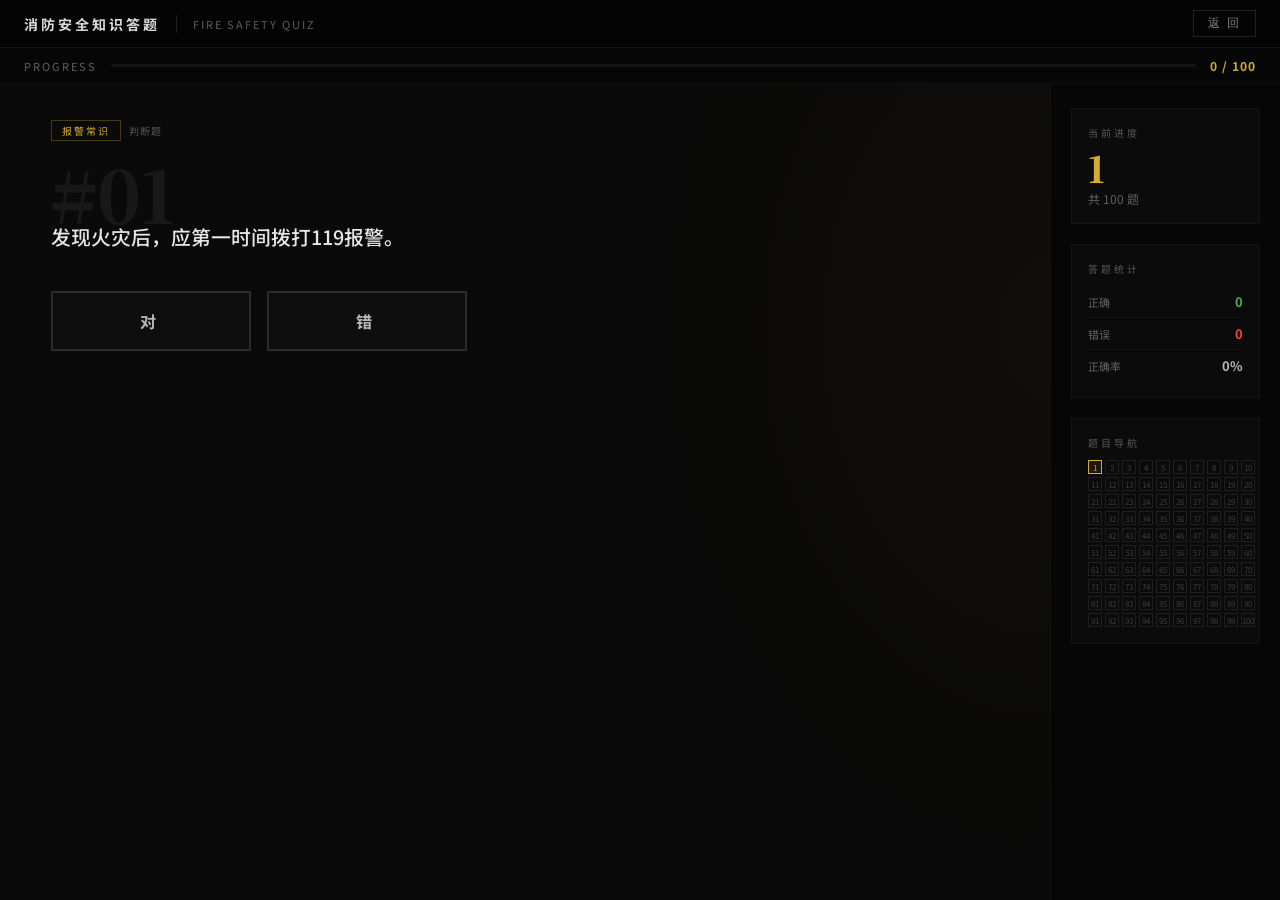
<file: quiz.html>
<!DOCTYPE html>
<html lang="zh-CN">
<head>
<meta charset="utf-8">
<title>消防安全知识答题</title>
<meta name="viewport" content="width=device-width,initial-scale=1,maximum-scale=1,user-scalable=0">
<link rel="stylesheet" href="https://fonts.googleapis.com/css?family=Noto+Sans+SC:400,500,700,900|Noto+Serif+SC:700,900&display=swap&subset=chinese-simplified">
<style>
*,*::before,*::after{box-sizing:border-box;margin:0;padding:0}
html,body{width:100%;height:100%;overflow:hidden;font-family:'Noto Sans SC',sans-serif;background:#0a0a0a;color:#fff}

/* Loading Screen */
.quiz-loader{position:fixed;inset:0;z-index:999;background:#0a0a0a;display:flex;flex-direction:column;align-items:center;justify-content:center;transition:opacity .6s}
.quiz-loader.hide{opacity:0;pointer-events:none}
.loader-ring{width:60px;height:60px;border:3px solid rgba(255,255,255,.08);border-top-color:#d4aa30;border-radius:50%;animation:spin .8s linear infinite}
@keyframes spin{to{transform:rotate(360deg)}}
.loader-text{margin-top:20px;font-size:13px;color:rgba(255,255,255,.4);letter-spacing:4px}
.loader-bar{width:200px;height:2px;background:rgba(255,255,255,.08);margin-top:16px;border-radius:1px;overflow:hidden}
.loader-bar-fill{height:100%;width:0;background:linear-gradient(90deg,#d4aa30,#e8c84a);transition:width .3s}

/* Main Layout */
.quiz-app{position:fixed;inset:0;display:flex;flex-direction:column;opacity:0;transition:opacity .5s}
.quiz-app.show{opacity:1}

/* Top Bar */
.top-bar{height:48px;background:rgba(0,0,0,.6);border-bottom:1px solid rgba(255,255,255,.06);display:flex;align-items:center;justify-content:space-between;padding:0 24px;flex-shrink:0}
.top-bar-left{display:flex;align-items:center;gap:16px}
.top-bar-title{font-size:14px;font-weight:700;letter-spacing:3px;color:rgba(255,255,255,.85)}
.top-bar-sep{width:1px;height:18px;background:rgba(255,255,255,.12)}
.top-bar-sub{font-size:11px;color:rgba(255,255,255,.35);letter-spacing:2px}
.btn-back{font-size:12px;color:rgba(255,255,255,.5);border:1px solid rgba(255,255,255,.12);padding:4px 14px;cursor:pointer;transition:all .2s;background:none;letter-spacing:2px}
.btn-back:hover{color:#fff;border-color:rgba(255,255,255,.3)}

/* Progress Bar */
.progress-section{height:36px;background:rgba(0,0,0,.3);display:flex;align-items:center;padding:0 24px;gap:14px;flex-shrink:0;border-bottom:1px solid rgba(255,255,255,.04)}
.progress-label{font-size:11px;color:rgba(255,255,255,.35);letter-spacing:2px;white-space:nowrap}
.progress-track{flex:1;height:3px;background:rgba(255,255,255,.06);border-radius:2px;overflow:hidden}
.progress-fill{height:100%;background:linear-gradient(90deg,#d4aa30,#e8c84a);transition:width .4s ease;width:0}
.progress-num{font-size:12px;color:#d4aa30;font-weight:700;letter-spacing:1px;white-space:nowrap}

/* Content Area */
.content-area{flex:1;display:flex;overflow:hidden}

/* Left Panel - Question */
.question-panel{flex:1;display:flex;flex-direction:column;padding:clamp(24px,4vh,48px) clamp(24px,4vw,64px);overflow-y:auto;position:relative}
.question-panel::before{content:'';position:absolute;top:0;right:0;width:40%;height:100%;background:radial-gradient(ellipse at 100% 30%,rgba(212,170,48,.03),transparent 70%);pointer-events:none}

.q-category{display:inline-flex;align-items:center;gap:8px;margin-bottom:16px}
.q-cat-tag{font-size:10px;color:#d4aa30;border:1px solid rgba(212,170,48,.3);padding:2px 10px;letter-spacing:2px}
.q-cat-type{font-size:10px;color:rgba(255,255,255,.3);letter-spacing:1px}

.q-number{font-family:'Noto Serif SC',serif;font-size:clamp(48px,8vh,80px);font-weight:900;color:rgba(255,255,255,.06);line-height:1;margin-bottom:-10px;user-select:none}

.q-text{font-size:clamp(18px,2.2vh,24px);font-weight:500;color:rgba(255,255,255,.9);line-height:1.8;margin-bottom:clamp(24px,4vh,40px);max-width:700px;position:relative;z-index:1}

.q-actions{display:flex;gap:16px;margin-bottom:24px}
.btn-answer{flex:1;max-width:200px;padding:clamp(12px,1.8vh,18px) 0;font-size:clamp(15px,1.8vh,18px);font-weight:700;letter-spacing:6px;border:2px solid rgba(255,255,255,.12);background:rgba(255,255,255,.02);color:rgba(255,255,255,.7);cursor:pointer;transition:all .25s;font-family:'Noto Sans SC',sans-serif}
.btn-answer:hover{background:rgba(255,255,255,.06);border-color:rgba(255,255,255,.25);color:#fff}
.btn-answer.correct{border-color:#4caf50;color:#4caf50;background:rgba(76,175,80,.08)}
.btn-answer.wrong{border-color:#f44336;color:#f44336;background:rgba(244,67,54,.08)}
.btn-answer.highlight{border-color:#d4aa30;color:#d4aa30;background:rgba(212,170,48,.08)}
.btn-answer:disabled{cursor:default;opacity:.9}

/* Result Feedback */
.feedback{margin-bottom:20px;opacity:0;transform:translateY(10px);transition:all .4s}
.feedback.show{opacity:1;transform:translateY(0)}
.feedback-header{display:flex;align-items:center;gap:10px;margin-bottom:10px}
.feedback-icon{width:28px;height:28px;border-radius:50%;display:flex;align-items:center;justify-content:center;font-size:14px;font-weight:700}
.feedback-icon.ok{background:rgba(76,175,80,.15);color:#4caf50}
.feedback-icon.no{background:rgba(244,67,54,.15);color:#f44336}
.feedback-label{font-size:14px;font-weight:700;letter-spacing:2px}
.feedback-label.ok{color:#4caf50}
.feedback-label.no{color:#f44336}
.feedback-explain{font-size:13px;color:rgba(255,255,255,.55);line-height:1.9;padding:14px 16px;background:rgba(255,255,255,.03);border-left:2px solid rgba(255,255,255,.08);max-width:600px}

/* AI Explain */
.ai-section{margin-top:8px}
.btn-ai{display:inline-flex;align-items:center;gap:8px;padding:8px 18px;font-size:12px;color:#d4aa30;border:1px solid rgba(212,170,48,.25);background:rgba(212,170,48,.04);cursor:pointer;letter-spacing:2px;transition:all .2s;font-family:'Noto Sans SC',sans-serif}
.btn-ai:hover{background:rgba(212,170,48,.1);border-color:rgba(212,170,48,.4)}
.btn-ai:disabled{opacity:.5;cursor:default}
.ai-result{margin-top:12px;font-size:13px;color:rgba(255,255,255,.6);line-height:2;padding:16px;background:rgba(212,170,48,.03);border:1px solid rgba(212,170,48,.08);max-width:600px;white-space:pre-wrap}
.ai-result .typing{display:inline-block;width:6px;height:14px;background:#d4aa30;animation:blink .6s infinite;vertical-align:middle;margin-left:2px}
@keyframes blink{0%,100%{opacity:1}50%{opacity:0}}

.btn-next{margin-top:20px;padding:12px 40px;font-size:14px;font-weight:700;letter-spacing:4px;background:#d4aa30;color:#0a0a0a;border:none;cursor:pointer;transition:all .2s;font-family:'Noto Sans SC',sans-serif}
.btn-next:hover{background:#e8c84a}

/* Right Panel - Stats */
.stats-panel{width:clamp(200px,18vw,280px);background:rgba(0,0,0,.3);border-left:1px solid rgba(255,255,255,.04);padding:24px 20px;display:flex;flex-direction:column;gap:20px;flex-shrink:0;overflow-y:auto}
.stat-block{padding:16px;background:rgba(255,255,255,.02);border:1px solid rgba(255,255,255,.04)}
.stat-label{font-size:10px;color:rgba(255,255,255,.3);letter-spacing:3px;margin-bottom:10px}
.stat-big{font-family:'Noto Serif SC',serif;font-size:36px;font-weight:900;color:#d4aa30;line-height:1}
.stat-small{font-size:12px;color:rgba(255,255,255,.35);margin-top:4px}
.stat-row{display:flex;justify-content:space-between;align-items:center;padding:6px 0;border-bottom:1px solid rgba(255,255,255,.03)}
.stat-row:last-child{border:none}
.stat-row-label{font-size:11px;color:rgba(255,255,255,.35)}
.stat-row-val{font-size:13px;font-weight:700;color:rgba(255,255,255,.7)}
.stat-row-val.green{color:#4caf50}
.stat-row-val.red{color:#f44336}

/* Question Map */
.q-map{display:grid;grid-template-columns:repeat(10,1fr);gap:3px;margin-top:8px}
.q-dot{width:100%;aspect-ratio:1;border:1px solid rgba(255,255,255,.08);display:flex;align-items:center;justify-content:center;font-size:8px;color:rgba(255,255,255,.2);cursor:pointer;transition:all .2s}
.q-dot:hover{border-color:rgba(255,255,255,.2)}
.q-dot.current{border-color:#d4aa30;color:#d4aa30;background:rgba(212,170,48,.08)}
.q-dot.right{background:rgba(76,175,80,.12);border-color:rgba(76,175,80,.3);color:#4caf50}
.q-dot.wrong{background:rgba(244,67,54,.12);border-color:rgba(244,67,54,.3);color:#f44336}

/* Result Screen */
.result-screen{position:fixed;inset:0;z-index:100;background:rgba(0,0,0,.85);display:none;align-items:center;justify-content:center;flex-direction:column;backdrop-filter:blur(8px)}
.result-screen.show{display:flex}
.result-card{text-align:center;max-width:420px;padding:48px 40px;background:rgba(255,255,255,.03);border:1px solid rgba(255,255,255,.06)}
.result-title{font-family:'Noto Serif SC',serif;font-size:28px;font-weight:900;letter-spacing:6px;margin-bottom:8px}
.result-sub{font-size:12px;color:rgba(255,255,255,.35);letter-spacing:3px;margin-bottom:32px}
.result-score{font-family:'Noto Serif SC',serif;font-size:72px;font-weight:900;color:#d4aa30;line-height:1}
.result-score-label{font-size:13px;color:rgba(255,255,255,.4);margin-top:4px;margin-bottom:24px;letter-spacing:2px}
.result-stats{display:flex;gap:24px;justify-content:center;margin-bottom:32px}
.result-stat{text-align:center}
.result-stat-num{font-size:24px;font-weight:900}
.result-stat-num.green{color:#4caf50}
.result-stat-num.red{color:#f44336}
.result-stat-text{font-size:10px;color:rgba(255,255,255,.35);margin-top:2px;letter-spacing:1px}
.result-btns{display:flex;gap:12px;justify-content:center}
.result-btn{padding:10px 28px;font-size:13px;letter-spacing:3px;cursor:pointer;transition:all .2s;font-family:'Noto Sans SC',sans-serif;border:none}
.result-btn.primary{background:#d4aa30;color:#0a0a0a;font-weight:700}
.result-btn.primary:hover{background:#e8c84a}
.result-btn.secondary{background:none;color:rgba(255,255,255,.5);border:1px solid rgba(255,255,255,.12)}
.result-btn.secondary:hover{color:#fff;border-color:rgba(255,255,255,.3)}

@media(max-width:768px){
.stats-panel{display:none}
.question-panel{padding:20px}
}
</style>
</head>
<body>
<script src="questions/data.js"></script>
<script src="js/api-config.js"></script>

<div class="quiz-loader" id="quiz-loader">
  <div class="loader-ring"></div>
  <div class="loader-text">LOADING</div>
  <div class="loader-bar"><div class="loader-bar-fill" id="loader-fill"></div></div>
</div>

<div class="quiz-app" id="quiz-app">
  <div class="top-bar">
    <div class="top-bar-left">
      <span class="top-bar-title">消防安全知识答题</span>
      <span class="top-bar-sep"></span>
      <span class="top-bar-sub">FIRE SAFETY QUIZ</span>
    </div>
    <button class="btn-back" onclick="history.back()">返 回</button>
  </div>

  <div class="progress-section">
    <span class="progress-label">PROGRESS</span>
    <div class="progress-track"><div class="progress-fill" id="progress-fill"></div></div>
    <span class="progress-num" id="progress-num">0 / 100</span>
  </div>

  <div class="content-area">
    <div class="question-panel">
      <div class="q-category">
        <span class="q-cat-tag" id="q-cat">知识点</span>
        <span class="q-cat-type" id="q-type">判断题</span>
      </div>
      <div class="q-number" id="q-num">#01</div>
      <div class="q-text" id="q-text">题目加载中...</div>

      <div class="q-actions">
        <button class="btn-answer" id="btn-true" onclick="answer(true)">对</button>
        <button class="btn-answer" id="btn-false" onclick="answer(false)">错</button>
      </div>

      <div class="feedback" id="feedback">
        <div class="feedback-header">
          <div class="feedback-icon" id="fb-icon"></div>
          <span class="feedback-label" id="fb-label"></span>
        </div>
        <div class="feedback-explain" id="fb-explain"></div>
        <div class="ai-section">
          <button class="btn-ai" id="btn-ai" onclick="aiExplain()">AI 深度解析</button>
          <div class="ai-result" id="ai-result" style="display:none"></div>
        </div>
        <button class="btn-next" id="btn-next" onclick="nextQuestion()">下一题 →</button>
      </div>
    </div>

    <div class="stats-panel">
      <div class="stat-block">
        <div class="stat-label">当前进度</div>
        <div class="stat-big" id="stat-current">1</div>
        <div class="stat-small" id="stat-total">共 100 题</div>
      </div>
      <div class="stat-block">
        <div class="stat-label">答题统计</div>
        <div class="stat-row"><span class="stat-row-label">正确</span><span class="stat-row-val green" id="stat-right">0</span></div>
        <div class="stat-row"><span class="stat-row-label">错误</span><span class="stat-row-val red" id="stat-wrong">0</span></div>
        <div class="stat-row"><span class="stat-row-label">正确率</span><span class="stat-row-val" id="stat-rate">0%</span></div>
      </div>
      <div class="stat-block">
        <div class="stat-label">题目导航</div>
        <div class="q-map" id="q-map"></div>
      </div>
    </div>
  </div>
</div>

<div class="result-screen" id="result-screen">
  <div class="result-card">
    <div class="result-title">答题完成</div>
    <div class="result-sub">MISSION COMPLETE</div>
    <div class="result-score" id="result-score">0</div>
    <div class="result-score-label">最终得分</div>
    <div class="result-stats">
      <div class="result-stat"><div class="result-stat-num green" id="result-right">0</div><div class="result-stat-text">正确</div></div>
      <div class="result-stat"><div class="result-stat-num red" id="result-wrong">0</div><div class="result-stat-text">错误</div></div>
    </div>
    <div class="result-btns">
      <button class="result-btn primary" onclick="restart()">重新答题</button>
      <button class="result-btn secondary" onclick="history.back()">返回主页</button>
    </div>
  </div>
</div>

<script>
var questions=[],current=0,score={right:0,wrong:0},answers=[];
var isRandomMode=false;
var RANDOM_COUNT=10;

/* ═══ Acct mirror (shared localStorage) ═══ */
var Acct={
  K:'ak_acc',C:'ak_cur',
  _def:function(o){
    if(o.level===undefined)o.level=1;if(o.exp===undefined)o.exp=0;
    if(o.quizAnswers===undefined)o.quizAnswers=[];if(o.quizRight===undefined)o.quizRight=0;
    if(o.quizWrong===undefined)o.quizWrong=0;if(o.wrongList===undefined)o.wrongList=[];
    if(o.nm===undefined)o.nm='admin';return o;
  },
  all:function(){try{return JSON.parse(localStorage.getItem(this.K))||[];}catch(e){return[];}},
  curIdx:function(){return parseInt(localStorage.getItem(this.C)||'0');},
  cur:function(){var a=this.all(),i=this.curIdx();return this._def(a[i]||a[0]||{});},
  save:function(data){var a=this.all(),i=this.curIdx();if(a[i]){for(var k in data)a[i][k]=data[k];localStorage.setItem(this.K,JSON.stringify(a));}},
  expForLevel:function(lv){return lv*100;},
  addExp:function(amount){
    var c=this.cur();c.exp+=amount;
    while(c.exp>=this.expForLevel(c.level)){c.exp-=this.expForLevel(c.level);c.level++;}
    this.save({exp:c.exp,level:c.level});return c;
  }
};

function shuffleArray(arr){
  var a=arr.slice();
  for(var i=a.length-1;i>0;i--){var j=Math.floor(Math.random()*(i+1));var t=a[i];a[i]=a[j];a[j]=t;}
  return a;
}

function parseParams(){
  var p={};var s=location.search.substring(1);if(!s)return p;
  s.split('&').forEach(function(kv){var pair=kv.split('=');if(pair[0])p[decodeURIComponent(pair[0])]=decodeURIComponent(pair[1]||'');});
  return p;
}

function init(){
  var fill=document.getElementById('loader-fill');
  var params=parseParams();

  if(params.mode==='random'){
    isRandomMode=true;
    var count=parseInt(params.count)||RANDOM_COUNT;
    questions=shuffleArray(QUIZ_DATA).slice(0,count);
    document.querySelector('.top-bar-title').textContent='随机抽题';
    document.querySelector('.top-bar-sub').textContent='RANDOM QUIZ · '+questions.length+'题';
  }else{
    questions=QUIZ_DATA;
    var acct=Acct.cur();
    if(acct.quizAnswers&&acct.quizAnswers.length>0){
      answers=acct.quizAnswers.slice();
      score.right=acct.quizRight||0;
      score.wrong=acct.quizWrong||0;
      var lastAnswered=-1;
      for(var i=answers.length-1;i>=0;i--){if(answers[i]!==undefined&&answers[i]!==null){lastAnswered=i;break;}}
      current=Math.min(lastAnswered+1,questions.length-1);
    }
  }

  fill.style.width='100%';
  buildMap();
  updateStats();
  setTimeout(function(){
    document.getElementById('quiz-loader').classList.add('hide');
    document.getElementById('quiz-app').classList.add('show');
    showQuestion(current);
  },300);
}

function buildMap(){
  var map=document.getElementById('q-map');
  map.innerHTML='';
  for(var i=0;i<questions.length;i++){
    var d=document.createElement('div');
    d.className='q-dot';
    d.textContent=i+1;
    d.dataset.idx=i;
    d.onclick=function(){var idx=parseInt(this.dataset.idx);if(answers[idx]!==undefined)jumpTo(idx);};
    map.appendChild(d);
  }
}

function jumpTo(idx){current=idx;showQuestion(idx);}

function showQuestion(idx){
  var q=questions[idx];
  document.getElementById('q-cat').textContent=q.point;
  document.getElementById('q-type').textContent=q.type;
  document.getElementById('q-num').textContent='#'+String(idx+1).padStart(2,'0');
  document.getElementById('q-text').textContent=q.text;
  document.getElementById('btn-true').disabled=false;
  document.getElementById('btn-false').disabled=false;
  document.getElementById('btn-true').className='btn-answer';
  document.getElementById('btn-false').className='btn-answer';
  document.getElementById('feedback').classList.remove('show');
  document.getElementById('ai-result').style.display='none';
  document.getElementById('ai-result').textContent='';
  document.getElementById('btn-ai').disabled=false;
  updateProgress();
  updateMap();

  if(answers[idx]!==undefined&&answers[idx]!==null){
    showFeedback(idx,answers[idx]);
  }
}

function answer(val){
  var q=questions[current];
  var isCorrect=val===q.answer;
  if(answers[current]===undefined||answers[current]===null){
    answers[current]=val;
    if(isCorrect){score.right++;Acct.addExp(10);}
    else{score.wrong++;Acct.addExp(3);
      if(!isRandomMode){
        var c=Acct.cur();var wl=c.wrongList||[];
        var origIdx=QUIZ_DATA.indexOf(q);
        if(origIdx!==-1&&wl.indexOf(origIdx)===-1){wl.push(origIdx);Acct.save({wrongList:wl});}
      }
    }
    if(!isRandomMode){
      Acct.save({quizAnswers:answers,quizRight:score.right,quizWrong:score.wrong});
    }
  }
  showFeedback(current,val);
  updateStats();
}

function showFeedback(idx,val){
  var q=questions[idx];
  var isCorrect=val===q.answer;
  document.getElementById('btn-true').disabled=true;
  document.getElementById('btn-false').disabled=true;

  if(q.answer){
    document.getElementById('btn-true').className='btn-answer '+(val?'correct':'highlight');
    document.getElementById('btn-false').className='btn-answer '+(!val?'wrong':'');
  }else{
    document.getElementById('btn-false').className='btn-answer '+(!val?'correct':'highlight');
    document.getElementById('btn-true').className='btn-answer '+(val?'wrong':'');
  }

  var icon=document.getElementById('fb-icon');
  var label=document.getElementById('fb-label');
  icon.className='feedback-icon '+(isCorrect?'ok':'no');
  icon.textContent=isCorrect?'✓':'✗';
  label.className='feedback-label '+(isCorrect?'ok':'no');
  label.textContent=isCorrect?'回答正确':'回答错误';
  document.getElementById('fb-explain').textContent=q.explain;
  document.getElementById('feedback').classList.add('show');

  var expInfo=isCorrect?'（+10 经验）':'（+3 经验）';
  label.textContent+=' '+expInfo;

  if(current>=questions.length-1){
    document.getElementById('btn-next').textContent='查看结果 →';
  }else{
    document.getElementById('btn-next').textContent='下一题 →';
  }
}

function nextQuestion(){
  if(current>=questions.length-1){
    showResult();return;
  }
  current++;
  showQuestion(current);
}

function updateProgress(){
  var answered=answers.filter(function(a){return a!==undefined&&a!==null;}).length;
  document.getElementById('progress-fill').style.width=(answered/questions.length*100)+'%';
  document.getElementById('progress-num').textContent=answered+' / '+questions.length;
  document.getElementById('stat-current').textContent=current+1;
  document.getElementById('stat-total').textContent='共 '+questions.length+' 题';
}

function updateStats(){
  document.getElementById('stat-right').textContent=score.right;
  document.getElementById('stat-wrong').textContent=score.wrong;
  var total=score.right+score.wrong;
  document.getElementById('stat-rate').textContent=total?Math.round(score.right/total*100)+'%':'0%';
}

function updateMap(){
  var dots=document.querySelectorAll('.q-dot');
  dots.forEach(function(d,i){
    d.className='q-dot';
    if(i===current)d.classList.add('current');
    if(answers[i]!==undefined&&answers[i]!==null){
      d.classList.add(answers[i]===questions[i].answer?'right':'wrong');
    }
  });
}

function showResult(){
  var total=score.right+score.wrong;
  var pct=total?Math.round(score.right/total*100):0;
  document.getElementById('result-score').textContent=pct;
  document.getElementById('result-right').textContent=score.right;
  document.getElementById('result-wrong').textContent=score.wrong;
  document.getElementById('result-screen').classList.add('show');
}

function restart(){
  current=0;score={right:0,wrong:0};answers=[];
  if(isRandomMode){
    questions=shuffleArray(QUIZ_DATA).slice(0,parseInt(parseParams().count)||RANDOM_COUNT);
  }else{
    Acct.save({quizAnswers:[],quizRight:0,quizWrong:0,wrongList:[]});
  }
  document.getElementById('result-screen').classList.remove('show');
  updateStats();buildMap();showQuestion(0);
}

function aiExplain(){
  var q=questions[current];
  var btn=document.getElementById('btn-ai');
  var box=document.getElementById('ai-result');
  btn.disabled=true;
  box.style.display='block';
  box.innerHTML='<span class="typing"></span>';

  var body=JSON.stringify({
    model:'deepseek-chat',
    messages:[
      {role:'system',content:'你是一个专业的消防安全知识专家。请对用户提供的消防安全判断题进行详细、深入的解析。解释答案的原因，引用相关消防法规或安全常识，并给出实用的防火建议。回答控制在200字以内，语言简洁专业。'},
      {role:'user',content:'题目：'+q.text+'\n正确答案：'+(q.answer?'对':'错')+'\n基础解析：'+q.explain+'\n\n请给出更详细的AI解析。'}
    ],
    stream:true
  });

  fetch(DEEPSEEK_URL,{
    method:'POST',
    headers:{'Content-Type':'application/json','Authorization':'Bearer '+DEEPSEEK_KEY},
    body:body
  }).then(function(res){
    if(!res.ok)throw new Error('HTTP '+res.status);
    var reader=res.body.getReader();
    var decoder=new TextDecoder();
    var text='';
    function read(){
      reader.read().then(function(result){
        if(result.done){box.textContent=text;return;}
        var chunk=decoder.decode(result.value,{stream:true});
        var lines=chunk.split('\n');
        for(var i=0;i<lines.length;i++){
          var line=lines[i].trim();
          if(line.startsWith('data: ')&&line!=='data: [DONE]'){
            try{
              var json=JSON.parse(line.substring(6));
              var delta=json.choices&&json.choices[0]&&json.choices[0].delta;
              if(delta&&delta.content){text+=delta.content;box.innerHTML=text.replace(/\n/g,'<br>')+'<span class="typing"></span>';}
            }catch(e){}
          }
        }
        read();
      }).catch(function(e){box.textContent=text||'读取流失败';});
    }
    read();
  }).catch(function(e){
    box.textContent='AI解析请求失败，请稍后重试。';
    btn.disabled=false;
  });
}

document.addEventListener('DOMContentLoaded',init);
</script>
</body>
</html>
</file>
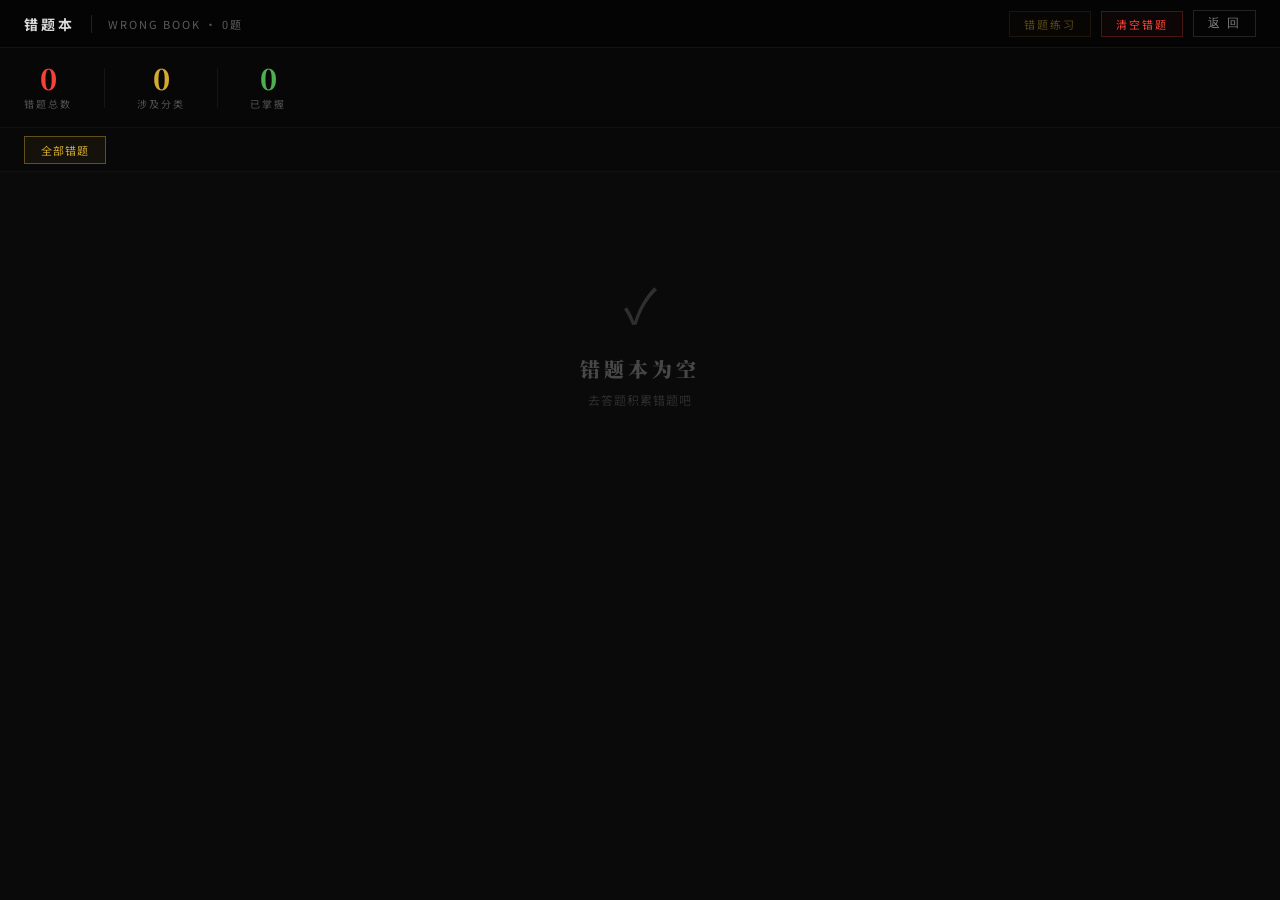
<file: wrongbook.html>
<!DOCTYPE html>
<html lang="zh-CN">
<head>
<meta charset="utf-8">
<title>错题本</title>
<meta name="viewport" content="width=device-width,initial-scale=1,maximum-scale=1,user-scalable=0">
<link rel="stylesheet" href="https://fonts.googleapis.com/css?family=Noto+Sans+SC:400,500,700,900|Noto+Serif+SC:700,900&display=swap&subset=chinese-simplified">
<style>
*,*::before,*::after{box-sizing:border-box;margin:0;padding:0}
html,body{width:100%;height:100%;font-family:'Noto Sans SC',sans-serif;background:#0a0a0a;color:#fff}

.wb-app{display:flex;flex-direction:column;height:100%}

.top-bar{height:48px;background:rgba(0,0,0,.6);border-bottom:1px solid rgba(255,255,255,.06);display:flex;align-items:center;justify-content:space-between;padding:0 24px;flex-shrink:0}
.top-bar-left{display:flex;align-items:center;gap:16px}
.top-bar-title{font-size:14px;font-weight:700;letter-spacing:3px;color:rgba(255,255,255,.85)}
.top-bar-sep{width:1px;height:18px;background:rgba(255,255,255,.12)}
.top-bar-sub{font-size:11px;color:rgba(255,255,255,.35);letter-spacing:2px}
.top-bar-right{display:flex;align-items:center;gap:10px}
.btn-back{font-size:12px;color:rgba(255,255,255,.5);border:1px solid rgba(255,255,255,.12);padding:4px 14px;cursor:pointer;transition:all .2s;background:none;letter-spacing:2px}
.btn-back:hover{color:#fff;border-color:rgba(255,255,255,.3)}
.btn-action{font-size:11px;color:#d4aa30;border:1px solid rgba(212,170,48,.25);padding:4px 14px;cursor:pointer;transition:all .2s;background:rgba(212,170,48,.04);letter-spacing:2px;font-family:'Noto Sans SC',sans-serif}
.btn-action:hover{background:rgba(212,170,48,.1);border-color:rgba(212,170,48,.4)}
.btn-action:disabled{opacity:.4;cursor:default}
.btn-danger{color:#f44336;border-color:rgba(244,67,54,.25);background:rgba(244,67,54,.04)}
.btn-danger:hover{background:rgba(244,67,54,.1);border-color:rgba(244,67,54,.4)}

.stats-bar{height:80px;background:rgba(0,0,0,.3);border-bottom:1px solid rgba(255,255,255,.04);display:flex;align-items:center;padding:0 24px;gap:32px;flex-shrink:0}
.stat-item{text-align:center}
.stat-num{font-family:'Noto Serif SC',serif;font-size:28px;font-weight:900;color:#d4aa30;line-height:1}
.stat-num.red{color:#f44336}
.stat-num.green{color:#4caf50}
.stat-label{font-size:10px;color:rgba(255,255,255,.3);letter-spacing:2px;margin-top:4px}
.stat-sep{width:1px;height:40px;background:rgba(255,255,255,.06)}

.mode-bar{height:44px;background:rgba(0,0,0,.2);border-bottom:1px solid rgba(255,255,255,.04);display:flex;align-items:center;padding:0 24px;gap:10px;flex-shrink:0}
.mode-btn{font-size:11px;color:rgba(255,255,255,.4);border:1px solid rgba(255,255,255,.08);padding:5px 16px;cursor:pointer;transition:all .2s;background:none;letter-spacing:1px;font-family:'Noto Sans SC',sans-serif}
.mode-btn:hover{color:rgba(255,255,255,.7);border-color:rgba(255,255,255,.2)}
.mode-btn.active{color:#d4aa30;border-color:rgba(212,170,48,.4);background:rgba(212,170,48,.06)}

.content{flex:1;overflow-y:auto;padding:16px 24px}
.content::-webkit-scrollbar{width:4px}
.content::-webkit-scrollbar-track{background:transparent}
.content::-webkit-scrollbar-thumb{background:rgba(255,255,255,.08);border-radius:2px}

/* List View */
.wq-item{background:rgba(255,255,255,.02);border:1px solid rgba(255,255,255,.04);margin-bottom:10px;transition:all .2s}
.wq-item:hover{border-color:rgba(255,255,255,.1);background:rgba(255,255,255,.04)}
.wq-item.expanded{border-color:rgba(244,67,54,.15);background:rgba(244,67,54,.02)}
.wq-header{display:flex;align-items:center;padding:14px 18px;gap:14px;cursor:pointer}
.wq-idx{font-family:'Noto Serif SC',serif;font-size:18px;font-weight:900;color:rgba(244,67,54,.3);min-width:36px}
.wq-body{flex:1}
.wq-title{font-size:14px;color:rgba(255,255,255,.85);line-height:1.6}
.wq-meta{display:flex;align-items:center;gap:10px;margin-top:4px}
.wq-tag{font-size:10px;color:#f44336;border:1px solid rgba(244,67,54,.25);padding:1px 8px;letter-spacing:1px}
.wq-answer{font-size:11px;color:rgba(255,255,255,.3);letter-spacing:1px}
.wq-remove{font-size:10px;color:rgba(255,255,255,.25);border:1px solid rgba(255,255,255,.08);padding:3px 10px;cursor:pointer;background:none;transition:all .2s;font-family:'Noto Sans SC',sans-serif;margin-left:auto;flex-shrink:0}
.wq-remove:hover{color:#4caf50;border-color:rgba(76,175,80,.3)}
.wq-detail{display:none;padding:0 18px 14px 68px;animation:fadeIn .3s ease}
.wq-item.expanded .wq-detail{display:block}
@keyframes fadeIn{from{opacity:0;transform:translateY(-4px)}to{opacity:1;transform:translateY(0)}}
.wq-explain-label{font-size:10px;color:rgba(255,255,255,.3);letter-spacing:2px;margin-bottom:6px}
.wq-explain-text{font-size:13px;color:rgba(255,255,255,.55);line-height:1.9;padding:10px 14px;background:rgba(255,255,255,.02);border-left:2px solid rgba(244,67,54,.2)}
.wq-your-answer{font-size:12px;color:#f44336;margin-bottom:8px}

/* Practice View */
.practice-panel{display:none;padding:clamp(24px,4vh,48px) clamp(24px,4vw,64px)}
.practice-panel.show{display:block}
.pq-progress{font-size:12px;color:rgba(255,255,255,.35);letter-spacing:2px;margin-bottom:16px}
.pq-cat{display:inline-flex;align-items:center;gap:8px;margin-bottom:10px}
.pq-cat-tag{font-size:10px;color:#f44336;border:1px solid rgba(244,67,54,.3);padding:2px 10px;letter-spacing:2px}
.pq-number{font-family:'Noto Serif SC',serif;font-size:clamp(48px,8vh,72px);font-weight:900;color:rgba(255,255,255,.06);line-height:1;margin-bottom:-8px}
.pq-text{font-size:clamp(18px,2.2vh,24px);font-weight:500;color:rgba(255,255,255,.9);line-height:1.8;margin-bottom:clamp(24px,4vh,36px);max-width:700px}
.pq-actions{display:flex;gap:16px;margin-bottom:24px}
.pq-btn{flex:1;max-width:200px;padding:clamp(12px,1.8vh,18px) 0;font-size:clamp(15px,1.8vh,18px);font-weight:700;letter-spacing:6px;border:2px solid rgba(255,255,255,.12);background:rgba(255,255,255,.02);color:rgba(255,255,255,.7);cursor:pointer;transition:all .25s;font-family:'Noto Sans SC',sans-serif}
.pq-btn:hover{background:rgba(255,255,255,.06);border-color:rgba(255,255,255,.25);color:#fff}
.pq-btn.correct{border-color:#4caf50;color:#4caf50;background:rgba(76,175,80,.08)}
.pq-btn.wrong{border-color:#f44336;color:#f44336;background:rgba(244,67,54,.08)}
.pq-btn.highlight{border-color:#d4aa30;color:#d4aa30;background:rgba(212,170,48,.08)}
.pq-btn:disabled{cursor:default;opacity:.9}
.pq-feedback{margin-bottom:20px;opacity:0;transform:translateY(10px);transition:all .4s}
.pq-feedback.show{opacity:1;transform:translateY(0)}
.pq-fb-header{display:flex;align-items:center;gap:10px;margin-bottom:10px}
.pq-fb-icon{width:28px;height:28px;border-radius:50%;display:flex;align-items:center;justify-content:center;font-size:14px;font-weight:700}
.pq-fb-icon.ok{background:rgba(76,175,80,.15);color:#4caf50}
.pq-fb-icon.no{background:rgba(244,67,54,.15);color:#f44336}
.pq-fb-label{font-size:14px;font-weight:700;letter-spacing:2px}
.pq-fb-label.ok{color:#4caf50}
.pq-fb-label.no{color:#f44336}
.pq-fb-explain{font-size:13px;color:rgba(255,255,255,.55);line-height:1.9;padding:14px 16px;background:rgba(255,255,255,.03);border-left:2px solid rgba(255,255,255,.08);max-width:600px}
.btn-pq-next{margin-top:20px;padding:12px 40px;font-size:14px;font-weight:700;letter-spacing:4px;background:#d4aa30;color:#0a0a0a;border:none;cursor:pointer;transition:all .2s;font-family:'Noto Sans SC',sans-serif}
.btn-pq-next:hover{background:#e8c84a}

/* Result */
.pq-result{display:none;text-align:center;padding:60px 20px}
.pq-result.show{display:block}
.pq-result-title{font-family:'Noto Serif SC',serif;font-size:28px;font-weight:900;letter-spacing:6px;margin-bottom:8px}
.pq-result-sub{font-size:12px;color:rgba(255,255,255,.35);letter-spacing:3px;margin-bottom:24px}
.pq-result-stats{display:flex;gap:24px;justify-content:center;margin-bottom:24px}
.pq-rs{text-align:center}
.pq-rs-num{font-size:32px;font-weight:900}
.pq-rs-num.green{color:#4caf50}
.pq-rs-num.red{color:#f44336}
.pq-rs-text{font-size:10px;color:rgba(255,255,255,.35);margin-top:2px}
.pq-result-btns{display:flex;gap:12px;justify-content:center}
.pq-rb{padding:10px 28px;font-size:13px;letter-spacing:3px;cursor:pointer;transition:all .2s;font-family:'Noto Sans SC',sans-serif;border:none}
.pq-rb.primary{background:#d4aa30;color:#0a0a0a;font-weight:700}
.pq-rb.primary:hover{background:#e8c84a}
.pq-rb.secondary{background:none;color:rgba(255,255,255,.5);border:1px solid rgba(255,255,255,.12)}
.pq-rb.secondary:hover{color:#fff;border-color:rgba(255,255,255,.3)}

.empty-state{text-align:center;padding:80px 20px}
.empty-icon{font-size:48px;opacity:.15;margin-bottom:16px}
.empty-title{font-family:'Noto Serif SC',serif;font-size:20px;font-weight:900;color:rgba(255,255,255,.25);letter-spacing:4px;margin-bottom:8px}
.empty-sub{font-size:12px;color:rgba(255,255,255,.15);letter-spacing:1px}

@media(max-width:768px){
.content{padding:12px}
.stats-bar{gap:16px;padding:0 16px}
.stat-num{font-size:22px}
.practice-panel{padding:20px}
}
</style>
</head>
<body>
<script src="questions/data.js"></script>

<div class="wb-app">
  <div class="top-bar">
    <div class="top-bar-left">
      <span class="top-bar-title">错题本</span>
      <span class="top-bar-sep"></span>
      <span class="top-bar-sub" id="wb-sub">WRONG BOOK · 0题</span>
    </div>
    <div class="top-bar-right">
      <button class="btn-action" id="btn-practice" disabled>错题练习</button>
      <button class="btn-action btn-danger" id="btn-clear">清空错题</button>
      <button class="btn-back" onclick="history.back()">返 回</button>
    </div>
  </div>

  <div class="stats-bar" id="stats-bar">
    <div class="stat-item"><div class="stat-num red" id="s-total">0</div><div class="stat-label">错题总数</div></div>
    <div class="stat-sep"></div>
    <div class="stat-item"><div class="stat-num" id="s-cats">0</div><div class="stat-label">涉及分类</div></div>
    <div class="stat-sep"></div>
    <div class="stat-item"><div class="stat-num green" id="s-mastered">0</div><div class="stat-label">已掌握</div></div>
  </div>

  <div class="mode-bar" id="mode-bar">
    <button class="mode-btn active" data-cat="all">全部错题</button>
  </div>

  <div class="content" id="list-view"></div>

  <div class="practice-panel" id="practice-panel">
    <div class="pq-progress" id="pq-progress">1 / 0</div>
    <div class="pq-cat"><span class="pq-cat-tag" id="pq-cat">知识点</span></div>
    <div class="pq-number" id="pq-num">#01</div>
    <div class="pq-text" id="pq-text">题目</div>
    <div class="pq-actions">
      <button class="pq-btn" id="pq-true" onclick="practiceAnswer(true)">对</button>
      <button class="pq-btn" id="pq-false" onclick="practiceAnswer(false)">错</button>
    </div>
    <div class="pq-feedback" id="pq-feedback">
      <div class="pq-fb-header">
        <div class="pq-fb-icon" id="pq-fb-icon"></div>
        <span class="pq-fb-label" id="pq-fb-label"></span>
      </div>
      <div class="pq-fb-explain" id="pq-fb-explain"></div>
      <button class="btn-pq-next" id="btn-pq-next" onclick="practiceNext()">下一题 →</button>
    </div>
    <div class="pq-result" id="pq-result">
      <div class="pq-result-title">练习完成</div>
      <div class="pq-result-sub">PRACTICE COMPLETE</div>
      <div class="pq-result-stats">
        <div class="pq-rs"><div class="pq-rs-num green" id="pr-right">0</div><div class="pq-rs-text">本次正确</div></div>
        <div class="pq-rs"><div class="pq-rs-num red" id="pr-wrong">0</div><div class="pq-rs-text">仍需复习</div></div>
      </div>
      <div class="pq-result-btns">
        <button class="pq-rb primary" onclick="startPractice()">再练一次</button>
        <button class="pq-rb secondary" onclick="exitPractice()">返回列表</button>
      </div>
    </div>
  </div>
</div>

<script>
(function(){
'use strict';

var Acct={
  K:'ak_acc',C:'ak_cur',
  _def:function(o){
    if(o.level===undefined)o.level=1;if(o.exp===undefined)o.exp=0;
    if(o.quizAnswers===undefined)o.quizAnswers=[];if(o.quizRight===undefined)o.quizRight=0;
    if(o.quizWrong===undefined)o.quizWrong=0;if(o.wrongList===undefined)o.wrongList=[];
    if(o.nm===undefined)o.nm='admin';return o;
  },
  all:function(){try{return JSON.parse(localStorage.getItem(this.K))||[];}catch(e){return[];}},
  curIdx:function(){return parseInt(localStorage.getItem(this.C)||'0');},
  cur:function(){var a=this.all(),i=this.curIdx();return this._def(a[i]||a[0]||{});},
  save:function(data){var a=this.all(),i=this.curIdx();if(a[i]){for(var k in data)a[i][k]=data[k];localStorage.setItem(this.K,JSON.stringify(a));}}
};

var wrongQuestions=[];
var currentFilter='all';
var mastered=[];
var MASTERED_KEY='ak_mastered';

var pCurrent=0,pScore={right:0,wrong:0},pQuestions=[],pAnswered=false;

function loadMastered(){
  try{mastered=JSON.parse(localStorage.getItem(MASTERED_KEY))||[];}catch(e){mastered=[];}
}
function saveMastered(){localStorage.setItem(MASTERED_KEY,JSON.stringify(mastered));}

function loadWrongList(){
  var acct=Acct.cur();
  var wl=acct.wrongList||[];
  wrongQuestions=[];
  wl.forEach(function(idx){
    if(QUIZ_DATA[idx]){
      wrongQuestions.push({origIdx:idx,q:QUIZ_DATA[idx]});
    }
  });
}

function getCategories(){
  var cats={};
  wrongQuestions.forEach(function(w){cats[w.q.point]=(cats[w.q.point]||0)+1;});
  return cats;
}

function buildFilters(){
  var bar=document.getElementById('mode-bar');
  bar.innerHTML='<button class="mode-btn active" data-cat="all">全部错题</button>';
  var cats=getCategories();
  Object.keys(cats).sort().forEach(function(cat){
    var btn=document.createElement('button');
    btn.className='mode-btn';
    btn.dataset.cat=cat;
    btn.textContent=cat+' ('+cats[cat]+')';
    btn.onclick=function(){setFilter(cat);};
    bar.appendChild(btn);
  });
  bar.querySelector('[data-cat="all"]').onclick=function(){setFilter('all');};
}

function setFilter(cat){
  currentFilter=cat;
  document.querySelectorAll('.mode-btn').forEach(function(b){
    b.classList.toggle('active',b.dataset.cat===cat);
  });
  renderList();
}

function getFiltered(){
  return wrongQuestions.filter(function(w){
    if(currentFilter!=='all'&&w.q.point!==currentFilter)return false;
    return true;
  });
}

function updateStats(){
  loadMastered();
  var total=wrongQuestions.length;
  var cats=Object.keys(getCategories()).length;
  var mCount=mastered.filter(function(idx){
    return wrongQuestions.some(function(w){return w.origIdx===idx;});
  }).length;
  document.getElementById('s-total').textContent=total;
  document.getElementById('s-cats').textContent=cats;
  document.getElementById('s-mastered').textContent=mCount;
  document.getElementById('wb-sub').textContent='WRONG BOOK · '+total+'题';
  document.getElementById('btn-practice').disabled=total===0;
}

function renderList(){
  var list=document.getElementById('list-view');
  var filtered=getFiltered();

  if(!filtered.length){
    list.innerHTML='<div class="empty-state"><div class="empty-icon">✓</div><div class="empty-title">'+(wrongQuestions.length?'该分类暂无错题':'错题本为空')+'</div><div class="empty-sub">'+(wrongQuestions.length?'筛选其他分类查看':'去答题积累错题吧')+'</div></div>';
    return;
  }

  var html='';
  filtered.forEach(function(w){
    var q=w.q;var idx=w.origIdx;
    var isMastered=mastered.indexOf(idx)!==-1;
    html+='<div class="wq-item" data-idx="'+idx+'">';
    html+='<div class="wq-header" onclick="this.parentNode.classList.toggle(\'expanded\')">';
    html+='<div class="wq-idx">#'+String(idx+1).padStart(2,'0')+'</div>';
    html+='<div class="wq-body">';
    html+='<div class="wq-title">'+q.text+'</div>';
    html+='<div class="wq-meta">';
    html+='<span class="wq-tag">'+q.point+'</span>';
    html+='<span class="wq-answer">正确答案：'+(q.answer?'对':'错')+'</span>';
    html+='</div></div>';
    html+='<button class="wq-remove" onclick="event.stopPropagation();toggleMaster('+idx+')">'+(isMastered?'✓ 已掌握':'标记掌握')+'</button>';
    html+='</div>';
    html+='<div class="wq-detail">';
    html+='<div class="wq-explain-label">解 析</div>';
    html+='<div class="wq-explain-text">'+q.explain+'</div>';
    html+='</div></div>';
  });
  list.innerHTML=html;
}

window.toggleMaster=function(idx){
  loadMastered();
  var pos=mastered.indexOf(idx);
  if(pos===-1)mastered.push(idx);
  else mastered.splice(pos,1);
  saveMastered();
  updateStats();
  renderList();
};

function removeFromWrongList(idx){
  var acct=Acct.cur();
  var wl=acct.wrongList||[];
  var pos=wl.indexOf(idx);
  if(pos!==-1){wl.splice(pos,1);Acct.save({wrongList:wl});}
}

document.getElementById('btn-clear').onclick=function(){
  if(!wrongQuestions.length){alert('错题本已经是空的');return;}
  if(!confirm('确定要清空所有错题记录吗？'))return;
  Acct.save({wrongList:[]});
  localStorage.removeItem(MASTERED_KEY);
  wrongQuestions=[];mastered=[];
  updateStats();buildFilters();renderList();
};

document.getElementById('btn-practice').onclick=function(){startPractice();};

window.startPractice=function(){
  var filtered=getFiltered();
  if(!filtered.length){alert('没有可练习的错题');return;}
  pQuestions=filtered.slice();
  for(var i=pQuestions.length-1;i>0;i--){var j=Math.floor(Math.random()*(i+1));var t=pQuestions[i];pQuestions[i]=pQuestions[j];pQuestions[j]=t;}
  pCurrent=0;pScore={right:0,wrong:0};pAnswered=false;

  document.getElementById('list-view').style.display='none';
  document.getElementById('stats-bar').style.display='none';
  document.getElementById('mode-bar').style.display='none';
  document.getElementById('practice-panel').classList.add('show');
  document.getElementById('pq-result').classList.remove('show');
  showPracticeQ();
};

window.exitPractice=function(){
  document.getElementById('practice-panel').classList.remove('show');
  document.getElementById('list-view').style.display='';
  document.getElementById('stats-bar').style.display='';
  document.getElementById('mode-bar').style.display='';
  loadWrongList();updateStats();buildFilters();renderList();
};

function showPracticeQ(){
  var w=pQuestions[pCurrent];var q=w.q;
  document.getElementById('pq-progress').textContent=(pCurrent+1)+' / '+pQuestions.length;
  document.getElementById('pq-cat').textContent=q.point;
  document.getElementById('pq-num').textContent='#'+String(w.origIdx+1).padStart(2,'0');
  document.getElementById('pq-text').textContent=q.text;
  document.getElementById('pq-true').disabled=false;
  document.getElementById('pq-false').disabled=false;
  document.getElementById('pq-true').className='pq-btn';
  document.getElementById('pq-false').className='pq-btn';
  document.getElementById('pq-feedback').classList.remove('show');
  pAnswered=false;
}

window.practiceAnswer=function(val){
  if(pAnswered)return;
  pAnswered=true;
  var w=pQuestions[pCurrent];var q=w.q;
  var isCorrect=val===q.answer;

  document.getElementById('pq-true').disabled=true;
  document.getElementById('pq-false').disabled=true;
  if(q.answer){
    document.getElementById('pq-true').className='pq-btn '+(val?'correct':'highlight');
    document.getElementById('pq-false').className='pq-btn '+(!val?'wrong':'');
  }else{
    document.getElementById('pq-false').className='pq-btn '+(!val?'correct':'highlight');
    document.getElementById('pq-true').className='pq-btn '+(val?'wrong':'');
  }

  if(isCorrect){
    pScore.right++;
    if(mastered.indexOf(w.origIdx)===-1){mastered.push(w.origIdx);saveMastered();}
  }else{
    pScore.wrong++;
  }

  var icon=document.getElementById('pq-fb-icon');
  var label=document.getElementById('pq-fb-label');
  icon.className='pq-fb-icon '+(isCorrect?'ok':'no');
  icon.textContent=isCorrect?'✓':'✗';
  label.className='pq-fb-label '+(isCorrect?'ok':'no');
  label.textContent=isCorrect?'回答正确 — 已标记掌握':'回答错误 — 继续加油';
  document.getElementById('pq-fb-explain').textContent=q.explain;
  document.getElementById('pq-feedback').classList.add('show');

  document.getElementById('btn-pq-next').textContent=
    pCurrent>=pQuestions.length-1?'查看结果 →':'下一题 →';
};

window.practiceNext=function(){
  if(pCurrent>=pQuestions.length-1){
    document.getElementById('pr-right').textContent=pScore.right;
    document.getElementById('pr-wrong').textContent=pScore.wrong;
    document.getElementById('pq-result').classList.add('show');
    return;
  }
  pCurrent++;
  showPracticeQ();
};

loadMastered();
loadWrongList();
updateStats();
buildFilters();
renderList();
})();
</script>
</body>
</html>
</file>
<file: css/styles.css>
/*!
 * Author: Mashiro
 * Site: https://2heng.xin
 * License: MIT
 */
@import url('https://fonts.googleapis.com/css?family=Noto+Sans+SC:500,700,900|Noto+Serif+SC:500,700,900&display=swap&subset=chinese-simplified');

/* normalize */

article,
aside,
details,
figcaption,
figure,
footer,
header,
img,
main,
menu,
nav,
section,
summary {
	display: block
}

html,
body {
	width: 100%;
	height: 100%;
	overflow: hidden
}

a {
	color: #0084FF;
	text-decoration: none;
	cursor: pointer
}

a:hover {
	text-decoration: underline;
}

a[href*="www.cnzz.com"] {
	display: none
}

/* header */
header {
	position: fixed;
	height: 100%;
	z-index: 1;
	pointer-events: none
}

.level-box-container {
	height: 100%;
	display: flex;
	flex-direction: column;
	justify-content: center;
}

.level-box {
	height: 196px;
	width: 172px;
	transform: scale(1);
	/*  adapter */
	transform-origin: center left;
}

.level-logo {
	position: absolute;
	height: 196px;
	width: 172px;
	background: url(../img/UI_HOME.png);
	background-position: 494px 828px;
	filter: brightness(30%);
}

.user-level {
	position: absolute;
	margin-top: 89px;
	height: 22px;
	width: 172px;
	background: url(../img/UI_HOME.png);
	background-position: -20px -244px;
	background-size: auto 5641%;
}

.chart-bg {
	position: absolute;
	margin: -79px auto auto 54px;
	height: 115px;
	width: 115px;
	border-radius: 50%;
	background: conic-gradient(#444 0deg, #444 360deg);
	-webkit-mask: radial-gradient(farthest-side, transparent calc(100% - 2px), #000 calc(100% - 2px));
	mask: radial-gradient(farthest-side, transparent calc(100% - 2px), #000 calc(100% - 2px));
}

.chart-pr {
	--progress: 0;
	position: absolute;
	margin: -79px auto auto 54px;
	height: 115px;
	width: 115px;
	border-radius: 50%;
	background: conic-gradient(#d4aa30 0deg, #d4aa30 calc(var(--progress) * 360deg), transparent calc(var(--progress) * 360deg));
	-webkit-mask: radial-gradient(farthest-side, transparent calc(100% - 2px), #000 calc(100% - 2px));
	mask: radial-gradient(farthest-side, transparent calc(100% - 2px), #000 calc(100% - 2px));
	transition: background 0.4s ease;
}

.level-num {
	font-family: 'Noto Sans SC', sans-serif;
	color: #fff;
	font-size: 50px;
	font-weight: 500;
	position: absolute;
	width: 115px;
	height: 115px;
	left: 54px;
	top: -79px;
	display: flex;
	align-items: center;
	justify-content: center;
	line-height: 1;
}

.user-info .name {
	font-family: 'Noto Sans SC', sans-serif;
	color: #fff;
	font-size: 28px;
	font-weight: 500;
	position: absolute;
	top: 122px;
	left: 62px;
	white-space: nowrap;
	writing-mode: horizontal-tb;
	direction: ltr;
}

.user-info .id {
	font-family: 'Noto Sans SC', sans-serif;
	color: #fff;
	font-size: 13px;
	font-weight: 500;
	position: absolute;
	top: 156px;
	left: 62px;
	white-space: nowrap;
}

/* view box layout */
.view-box {
	width: 100%;
	height: 100%;
}


.mark {
	width: 100%;
	height: 560px;
	overflow: hidden;
}

.layer {
	position: relative;
}

.cover {
	position: absolute;
	max-width: none;
}

.layer {
	pointer-events: none
}

.menu.box {
	pointer-events: initial
}

/* left perspective */
/* prefix */
#left-menu-layer {
	bottom: 0 !important;
	top: auto !important
}

.left.menu.box {
	width: 50vw;
	height: 98vh;
	margin: 0 auto auto 2vh;
	transform: perspective(30em) rotateY(10deg) scale(0.9);
	display: -webkit-flex;
	display: flex;
	flex-flow: column nowrap;
	justify-content: flex-end;
}

.left.menu.box .container {
	height: 200px;
	width: 420px;
	display: -webkit-flex;
	display: flex;
	flex-flow: column nowrap;
	justify-content: space-between;
	transform: scale(1);
	/* adapter */
	transform-origin: bottom left;
}

.left.menu.box .container .top {
	height: 40%;
	width: 100%
}

.left.menu.box .container .bottom {
	height: 60%;
	width: 100%;
	display: -webkit-flex;
	display: flex;
	flex-flow: row nowrap;
	justify-content: space-between;
}

.left.menu.box .container .bottom .left {
	padding: 5px;
	width: 60%;
	height: 100%
}

.left.menu.box .container .bottom .right {
	width: 40%;
	height: 100%
}

.left.menu.box .container .bottom .right .pos-1 {
	height: 50%;
	width: 100%;
}

.left.menu.box .container .bottom .right .pos-2 {
	height: 50%;
	width: 100%;
}

.left.menu.box .container .top .dialog {
	background-color: rgba(0, 0, 0, .7);
	padding: 10px 5px;
	margin: 0 5px;
	width: calc(100% - 20px);
	height: 57px;
	font-family: 'Noto Sans SC', sans-serif;
	color: #fff;
	font-size: 13px;
	font-weight: 500;
	line-height: 57px;
}

.left.menu.box .container .top .dialog span {
	display: inline-block;
	vertical-align: middle;
	line-height: initial;
}

.left.menu.box .container .top .dialog::before {
	content: "VOICE";
	background-color: rgba(255, 255, 255, .7);
	font-family: 'Noto Sans SC', sans-serif;
	font-size: 10px;
	font-weight: 500;
	color: #000;
	position: absolute;
	margin: -18px -10px;
	width: 100px;
	padding: 0 5px;
	line-height: initial;
}

.left.menu.box .container .bottom .left::before {
	content: "";
	height: 24px;
	width: 140px;
	background: url(../img/UI_HOME.png);
	background-position: -147px 1913px;
	background-size: auto 6000%;
	position: absolute;
	margin: -5px;
}

.left.menu.box .container .bottom .left .activity-img {
	height: 115px;
	width: 251px;
	background: url(../img/98532e28efed8f4f1026d58cf030e2bc.jpg);
	background-position: center;
	background-size: cover;
}

.left.menu.box .container .bottom .right .pos-1 .friends {
	background-color: #424242;
	opacity: .9;
	margin: 5px 5px 2.5px 5px;
	width: calc(100% - 10px);
	height: calc(100% - 7.5px);
}


.left.menu.box .container .bottom .right .pos-1 .friends .icon {
	height: 35px;
	width: 35px;
	background: url(../img/UI_HOME.png);
	background-position: -69px -26px;
	background-size: auto 1800%;
	position: absolute;
	margin: 8px;
}

.left.menu.box .container .bottom .right .pos-1 .friends .text {
	font-family: 'Noto Serif SC', serif;
	color: #fff;
	font-size: 25px;
	font-weight: 900;
	text-align: right;
	padding: 13px;
}

.left.menu.box .container .bottom .right .pos-2 .information {
	background-color: #e9e9e9;
	opacity: .9;
	margin: 2.5px 5px 5px 5px;
	width: calc(100% - 10px);
	height: calc(100% - 7.5px);
}

.left.menu.box .container .bottom .right .pos-2 .information .icon {
	height: 35px;
	width: 35px;
	background: url(../img/UI_HOME.png);
	background-position: -195px -897px;
	background-size: auto 1750%;
	position: absolute;
	margin: 8px;
	filter: invert(30%);
}

.left.menu.box .container .bottom .right .pos-2 .information .text {
	font-family: 'Noto Serif SC', serif;
	color: #323232;
	font-size: 25px;
	font-weight: 900;
	text-align: right;
	padding: 13px;
}

/* right perspective */
/* prefix */
#right-menu-layer {
	right: 0 !important;
	left: auto !important;
	bottom: 0 !important;
	top: auto !important
}

.right.menu.box {
	width: 783px;
	height: 640px;
	/*
	margin: 0 auto auto calc(51vw - 40px);
	*/
	float: right;
	margin: 0 -80px auto auto;
	transform: perspective(30em) rotateY(-10deg) scale(0.9);
}

.right.menu.box .popup {
	position: absolute;
	background-color: rgba(0, 0, 0, 0.5);
	height: 100%;
	width: 100%;
	display: -webkit-flex;
	display: flex;
	flex-flow: column nowrap;
	justify-content: space-between;
	display: none
}


.right.menu.box .container {
	height: 640px;
	width: 783px;
	display: -webkit-flex;
	display: flex;
	flex-flow: column nowrap;
	justify-content: flex-start;
	transform: scale(1);
	/* adapter */
	transform-origin: bottom right;
}

.right.menu.box .container .pos-1 {
	height: 80px;
	display: -webkit-flex;
	display: flex;
	flex-flow: column nowrap;
	justify-content: flex-start;
}

.right.menu.box .container .pos-1 .top {
	height: 35%;
	width: auto;
	margin: 0 0 0 80px;
	display: -webkit-flex;
	display: flex;
	flex-flow: row nowrap;
	justify-content: flex-start;
}

.right.menu.box .container .pos-1 .top .time {
	color: #fff;
	font-family: 'Noto Sans SC', sans-serif;
	font-size: 18px;
	white-space: nowrap;
	margin: 0 10px
}

.right.menu.box .container .pos-1 .top .battery {
	margin-left: 10px;
	height: 20px;
	width: 34px;
	background: url(../img/UI_HOME.png);
	background-position: 0px -34px;
	background-size: auto 4500%;
}

.right.menu.box .container .pos-1 .top .line-left {
	width: 60px;
	height: 3px;
	margin-top: 8px;
	background-color: #fff;
}

.right.menu.box .container .pos-1 .top .line-right {
	width: 500px;
	height: 3px;
	margin-top: 8px;
	background-color: #fff;
}

.right.menu.box .container .pos-1 .bottom {
	height: 65%;
}

.right.menu.box .container .pos-1 .bottom .bg {
	background-color: rgba(0, 0, 0, .2);
	margin-top: 5px;
	height: 40px;
	width: 100%
}

.right.menu.box .container .pos-1 .bottom .status {
	position: absolute;
	margin: -45px 0 0 80px;
	height: 50px;
	width: 100%;
	display: -webkit-flex;
	display: flex;
	flex-flow: row nowrap;
	justify-content: flex-start;
}

.right.menu.box .container .pos-1 .bottom .status .item {
	height: 100%;
	margin: 0 20px 0 0;
	display: -webkit-flex;
	display: flex;
	flex-flow: row nowrap;
	justify-content: flex-start;
	align-items: center
}

.right.menu.box .container .pos-1 .bottom .status .item .icon {}

.right.menu.box .container .pos-1 .bottom .status .item.money .icon {
	width: 80px;
	height: 50px;
	background: url(../img/UI_HOME.png);
	background-position: -1225px -355px;
	background-size: auto 6600%;
}

.right.menu.box .container .pos-1 .bottom .status .item.jasper .icon {
	width: 50px;
	height: 50px;
	background: url(../img/UI_HOME.png);
	background-position: -446px -1103px;
	background-size: auto 5300%;
}

.right.menu.box .container .pos-1 .bottom .status .item.stone .icon {
	width: 50px;
	height: 50px;
	background: url(../img/UI_HOME.png);
	background-position: -1040px -464px;
	background-size: auto 5200%;
}

.right.menu.box .container .pos-1 .bottom .status .item .amount {
	color: #fff;
	font-family: 'Noto Sans SC', sans-serif;
	font-size: 33px;
	white-space: nowrap;
	margin: 0 10px
}

.right.menu.box .container .pos-1 .bottom .status .item .more {
	width: 36px;
	height: 36px;
	background: url(../img/UI_HOME.png);
	background-position: -732px -595px;
	background-size: auto 5800%;
}

.right.menu.box .container .pos-2 {
	height: 200px;
}

.right.menu.box .container .pos-2 .intellect {
	background-color: #fdfdfb;
	opacity: .9;
	height: calc(100% - 20px);
	width: 800px;
	margin: 8px 0 0 80px;
}

.right.menu.box .container .pos-2 .intellect::after {
	content: "";
	background-color: #ff5e19;
	opacity: .9;
	height: 6px;
	width: 310px;
	margin: -3px 0 0 230px;
	position: absolute;
}

.right.menu.box .container .pos-2 .intellect .icon {
	margin-top: 15.5px;
	margin-left: 360px;
	width: 140px;
	height: 140px;
	position: absolute;
	background: url(../img/UI_HOME.png);
	background-position: -588px -751px;
	background-size: auto 1600%;
	filter: invert(20%);
	opacity: .5
}

.right.menu.box .container .pos-2 .intellect .content {
	height: 100%;
	display: -webkit-flex;
	display: flex;
	flex-flow: row nowrap;
	justify-content: flex-start;
	align-items: flex-start
}

.right.menu.box .container .pos-2 .intellect .content .figure {
	width: 195px;
	height: 130px;
	margin: 20.5px 0 0 10px;
	background: url(../img/UI_HOME.png);
	background-position: 0px -531px;
	background-size: auto 1257%;
}

.right.menu.box .container .pos-2 .intellect .content .figure .value {
	color: #333333;
	font-family: 'Noto Sans SC', sans-serif;
	font-size: 70px;
	font-weight: 700;
	text-align: right;
	margin: 0 20px;
	text-shadow: #8b8b8b 5px 5px 0px;
}

.right.menu.box .container .pos-2 .intellect .content .figure .total {
	color: #fff;
	font-family: 'Noto Sans SC', sans-serif;
	font-size: 25px;
	text-align: right;
	margin: 15px 20px;
}

.right.menu.box .container .pos-2 .intellect .content .battle {
	height: 100%;
	width: 100px;
	height: 130px;
	margin: 20.5px 0 0 15px;
	display: -webkit-flex;
	display: flex;
	flex-flow: column nowrap;
	justify-content: flex-start;
	align-items: flex-start
}

.right.menu.box .container .pos-2 .intellect .content .battle .text {
	font-family: 'Noto Serif SC', serif;
	color: #323232;
	font-size: 60px;
	font-weight: 900;
	white-space: nowrap
}

.right.menu.box .container .pos-2 .intellect .content .battle .current {
	font-family: 'Noto Sans SC', sans-serif;
	color: #fff;
	background-color: #3c3c3c;
	border-radius: 5px;
	font-size: 20px;
	font-weight: 500;
	white-space: nowrap;
	padding: 3px;
	margin: 2.5px 0;
}

.right.menu.box .container .pos-2 .intellect .content .battle .level {
	font-family: 'Noto Sans SC', serif;
	color: #3c3c3c;
	font-size: 20px;
	font-weight: 500;
	white-space: nowrap;
}

.right.menu.box .container .pos-3 {
	height: 130px;
	display: -webkit-flex;
	display: flex;
	flex-flow: row nowrap;
	justify-content: flex-start;
}

.right.menu.box .container .pos-3 .team {
	background-color: #fff;
	opacity: .9;
	height: calc(100% - 20px);
	width: 280px;
	margin: 8px 0 0 40px;
}

.right.menu.box .container .pos-3 .team .icon {
	width: 80px;
	height: 80px;
	background: url(../img/UI_HOME.png);
	background-position: 354px -330px;
	background-size: auto 1500%;
	position: absolute;
	margin: 13px 0 0 166px;
	filter: invert(20%);
	opacity: .5
}

.right.menu.box .container .pos-3 .team .text {
	font-family: 'Noto Serif SC', serif;
	color: #323232;
	font-size: 40px;
	font-weight: 900;
	white-space: nowrap;
	margin: 15px;
}

.right.menu.box .container .pos-3 .member {
	background-color: #ebeceb;
	opacity: .9;
	height: calc(100% - 20px);
	width: 280px;
	margin: 8px 0 0 16px;
}

.right.menu.box .container .pos-3 .member .icon {
	width: 80px;
	height: 80px;
	background: url(../img/UI_HOME.png);
	background-position: 296px -477px;
	background-size: auto 1500%;
	position: absolute;
	margin: 13px 0 0 166px;
	filter: invert(20%);
	opacity: .5
}

.right.menu.box .container .pos-3 .member .text {
	font-family: 'Noto Serif SC', serif;
	color: #323232;
	font-size: 40px;
	font-weight: 900;
	white-space: nowrap;
	margin: 15px;
}

.right.menu.box .container .pos-3 .member .desc {
	font-family: 'Noto Sans SC', sans-serif;
	color: #989898;
	font-size: 20px;
	font-weight: 500;
	white-space: nowrap;
	margin: -11px 15px;
}

.right.menu.box .container .pos-3 .blank {
	background-color: #161919;
	opacity: .9;
	height: calc(100% - 20px);
	width: 200px;
	margin: 8px 0 0 16px
}

.right.menu.box .container .pos-4 {
	height: 130px;
	display: -webkit-flex;
	display: flex;
	flex-flow: row nowrap;
	justify-content: flex-start;

}

.right.menu.box .container .pos-4 .shop {
	background-color: #05a7dc;
	opacity: .9;
	height: calc(100% - 20px);
	width: 240px;
	margin: 8px 0 0 120px;
	border-right: 1px solid transparent;
	border-image: -webkit-linear-gradient(#05a7dc, #454545, #05a7dc) 1;
	border-image: -moz-linear-gradient(#05a7dc, #454545, #05a7dc) 1;
	border-image: linear-gradient(#05a7dc, #454545, #05a7dc) 1;
}

.right.menu.box .container .pos-4 .shop .icon {
	width: 93px;
	height: 80px;
	background: url(../img/UI_HOME.png);
	background-position: 284px -360px;
	background-size: auto 2000%;
	position: absolute;
	margin: 13px 0 0 136px;
	opacity: .5;
}

.right.menu.box .container .pos-4 .shop .text {
	font-family: 'Noto Serif SC', serif;
	color: #fff;
	font-size: 40px;
	font-weight: 900;
	white-space: nowrap;
	margin: 40px 0 0 60px;
}

.right.menu.box .container .pos-4 .gamble {
	background-color: #05a7dc;
	opacity: .9;
	height: calc(100% - 20px);
	width: 340px;
	margin: 8px 0;
	display: -webkit-flex;
	display: flex;
	flex-flow: column nowrap;
	justify-content: flex-start;
}

.right.menu.box .container .pos-4 .gamble .top {
	background-color: #454545;
	width: 330px;
	height: 30px;
	margin: 5px;
}

.right.menu.box .container .pos-4 .gamble .top .icon {
	width: 20px;
	height: 20px;
	background: url(../img/UI_HOME.png);
	background-position: -84px -138px;
	background-size: auto 2000%;
	position: absolute;
	margin: 5px 0 0 5px;
	opacity: .5
}

.right.menu.box .container .pos-4 .gamble .top .text {
	font-family: 'Noto Sans SC', sans-serif;
	color: #fff;
	font-size: 20px;
	font-weight: 500;
	white-space: nowrap;
	margin: 2px 0 0 30px;
}

.right.menu.box .container .pos-4 .gamble .bottom {
	width: 330px;
	height: 60px;
	margin: 0 0 5px 5px;
	display: -webkit-flex;
	display: flex;
	flex-flow: row nowrap;
	justify-content: space-between;
}

.right.menu.box .container .pos-4 .gamble .bottom .left {
	width: 50%;
	height: 100%;
	border-right: 1px solid transparent;
	border-image: -webkit-linear-gradient(#05a7dc, #454545, #05a7dc) 1;
	border-image: -moz-linear-gradient(#05a7dc, #454545, #05a7dc) 1;
	border-image: linear-gradient(#05a7dc, #454545, #05a7dc) 1;
}

.right.menu.box .container .pos-4 .gamble .bottom .left .icon {
	width: 50px;
	height: 50px;
	background: url(../img/UI_HOME.png);
	background-position: 276px -172px;
	background-size: auto 1600%;
	position: absolute;
	margin: 5px 0 0 5px;
	opacity: .5;
}

.right.menu.box .container .pos-4 .gamble .bottom .left .text {
	font-family: 'Noto Serif SC', serif;
	color: #fff;
	font-size: 30px;
	font-weight: 900;
	white-space: nowrap;
	margin: 10px 0 0 20px;
}

.right.menu.box .container .pos-4 .gamble .bottom .right {
	width: 50%;
	height: 100%
}

.right.menu.box .container .pos-4 .gamble .bottom .right .icon {
	width: 50px;
	height: 50px;
	background: url(../img/UI_HOME.png);
	background-position: 188px -228px;
	background-size: auto 1650%;
	position: absolute;
	margin: 5px 0 0 5px;
	opacity: .5;
}

.right.menu.box .container .pos-4 .gamble .bottom .right .text {
	font-family: 'Noto Serif SC', serif;
	color: #fff;
	font-size: 30px;
	font-weight: 900;
	white-space: nowrap;
	margin: 10px 0 0 20px;
}

.right.menu.box .container .pos-5 {
	height: 130px;
	display: -webkit-flex;
	display: flex;
	flex-flow: row nowrap;
	justify-content: flex-start;
}

.right.menu.box .container .pos-5 .task {
	background-color: #fff;
	opacity: .9;
	height: calc(100% - 20px);
	width: 240px;
	margin: 8px 0 0 80px;
}

.right.menu.box .container .pos-5 .task::before {
	content: "";
	background-color: #ff5e19;
	opacity: .9;
	height: 6px;
	width: 180px;
	margin: -3px 0 0 30px;
	position: absolute;
}

.right.menu.box .container .pos-5 .task .icon {
	width: 72px;
	height: 80px;
	background: url(../img/UI_HOME.png);
	background-position: -1px -90px;
	background-size: auto 1800%;
	position: absolute;
	margin: 13px 0 0 136px;
	opacity: .5;
	filter: invert(30%);
}

.right.menu.box .container .pos-5 .task .text {
	font-family: 'Noto Serif SC', serif;
	color: #323232;
	font-size: 40px;
	font-weight: 900;
	white-space: nowrap;
	margin: 15px;
}

.right.menu.box .container .pos-5 .infrastructure {
	background-color: #ebeceb;
	opacity: .9;
	height: calc(100% - 20px);
	width: 240px;
	margin: 8px 0 0 16px;
}

.right.menu.box .container .pos-5 .infrastructure .icon {
	width: 80px;
	height: 80px;
	background: url(../img/UI_HOME.png);
	background-position: -69px -61px;
	background-size: auto 1700%;
	position: absolute;
	margin: 13px 0 0 136px;
	opacity: .5;
	filter: invert(30%);
}

.right.menu.box .container .pos-5 .infrastructure .text {
	font-family: 'Noto Serif SC', serif;
	color: #323232;
	font-size: 40px;
	font-weight: 900;
	white-space: nowrap;
	margin: 15px;
}

.right.menu.box .container .pos-5 .infrastructure .beta {
	width: 40px;
	height: 9px;
	background: url(../img/UI_HOME.png);
	background-position: -20px -34px;
	background-size: 1700% auto;
	position: absolute;
	margin: -16px 0 0 15px;
}

.right.menu.box .container .pos-5 .warehouse {
	background-color: #424242;
	opacity: .9;
	height: calc(100% - 20px);
	width: 90px;
	margin: 8px 0
}

.right.menu.box .container .pos-5 .warehouse .icon {
	width: 50px;
	height: 50px;
	background: url(../img/UI_HOME.png);
	background-position: 86px -472px;
	background-size: auto 1700%;
	position: absolute;
	margin: 42px 0 0 22px;
	opacity: .5;
}

.right.menu.box .container .pos-5 .warehouse .text {
	font-family: 'Noto Serif SC', serif;
	color: #fff;
	font-size: 30px;
	font-weight: 900;
	white-space: nowrap;
	margin: 15px;
}

/* character perspective box */
#char-arts-layer {
	left: 120px !important;
	top: 60px !important;
}

.char.perspective.box {
	width: 55%;
	display: flex;
	align-items: flex-end;
	justify-content: center;
	height: 80vh;
}

.char.perspective.box img {
	max-width: 100%;
	max-height: 100%;
	object-fit: contain;
}

#canvas-dust {
	pointer-events: none}
</file>
